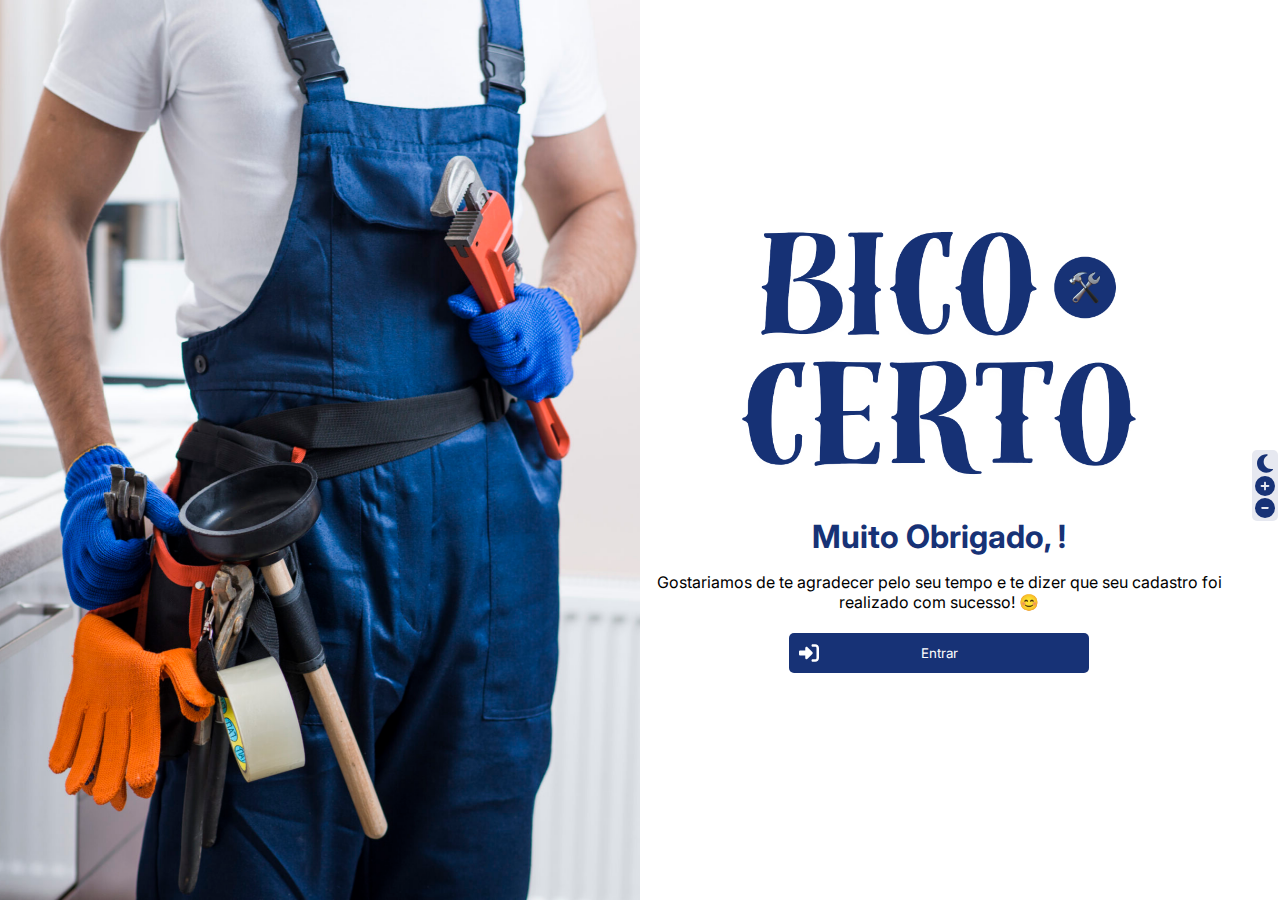
<file: paginas/cadastro-bem-sucedido.html>
<!DOCTYPE html>
<html lang="pt-BR">
<head>
    <meta charset="UTF-8">
    <meta name="viewport" content="width=device-width, initial-scale=1.0">
    <title>Obrigado!</title>
    <link rel="icon" href="../imagens/icones-aba/icone16.ico" sizes="16x16">
    <link rel="icon" href="../imagens/icones-aba/icone24.ico" sizes="24x24">
    <link rel="icon" href="../imagens/icones-aba/icone32.ico" sizes="32x32">
    <link rel="icon" href="../imagens/icones-aba/icone48.ico" sizes="48x48">
    <link rel="stylesheet" href="../css/cadastrado-bem-sucedido.css">
</head>
<body>
    <div class="container">
        <div class="container-esquerdo">
            <img src="../imagens/imagem-cadastro-bem-sucedido.jpg" class="imagem">
        </div>
        <div class="container-direito" id="container-direito">
            <img src="../imagens/logomarca.png" class="logomarca" id="logomarca">
            <img src="../imagens/logomarca-dark-mode.png" class="logomarca-dark-mode" id="logomarca-dark-mode">
            <h1 class="muito-obrigado">Muito Obrigado, !</h1>
            <p class="obrigado" id="obrigado">Gostariamos de te agradecer pelo seu tempo e te dizer que seu cadastro foi realizado com sucesso! 😊</p>
            <form>
                <button formaction="./login.html" class="botao-de-entrar">Entrar</button>
            </form>
        </div>
        <div class="acessibility-buttons">
            <div class="acessibility-panel">
                <img onclick="LightMode()" id="btnLightMode" src="../imagens/white-and-dark-mode/sun-solid.svg" class="botao-white-mode">
                <img onclick="DarkMode()" id="btnDarkMode" src="../imagens/white-and-dark-mode/moon-solid.svg" class="botao-dark-mode">
                <img id="aumentarZoom" onclick="aumentarZoom()" src="../imagens/acessibilidade/circle-plus-solid.svg" class="acessibilidade-mais">
                <img id="abaixarZoom" onclick="abaixarZoom()" src="../imagens/acessibilidade/circle-minus-solid.svg" class="acessibilidade-menos">
                <img id="aumentarZoomDM" onclick="aumentarZoom()" src="../imagens/white-and-dark-mode/circle-plus-solid.svg" class="acessibilidade-mais lm-dm">
                <img id="abaixarZoomDM" onclick="abaixarZoom()" src="../imagens/white-and-dark-mode/circle-minus-solid.svg" class="acessibilidade-menos lm-dm">
            </div>
        </div>
    </div>
    <script src="../script/cadastro-bem-sucedido/acessibilidade.js"></script>
    <script src="../script/cadastro-bem-sucedido/light-and-dark-mode.js"></script>
</body>
</html>
</file>
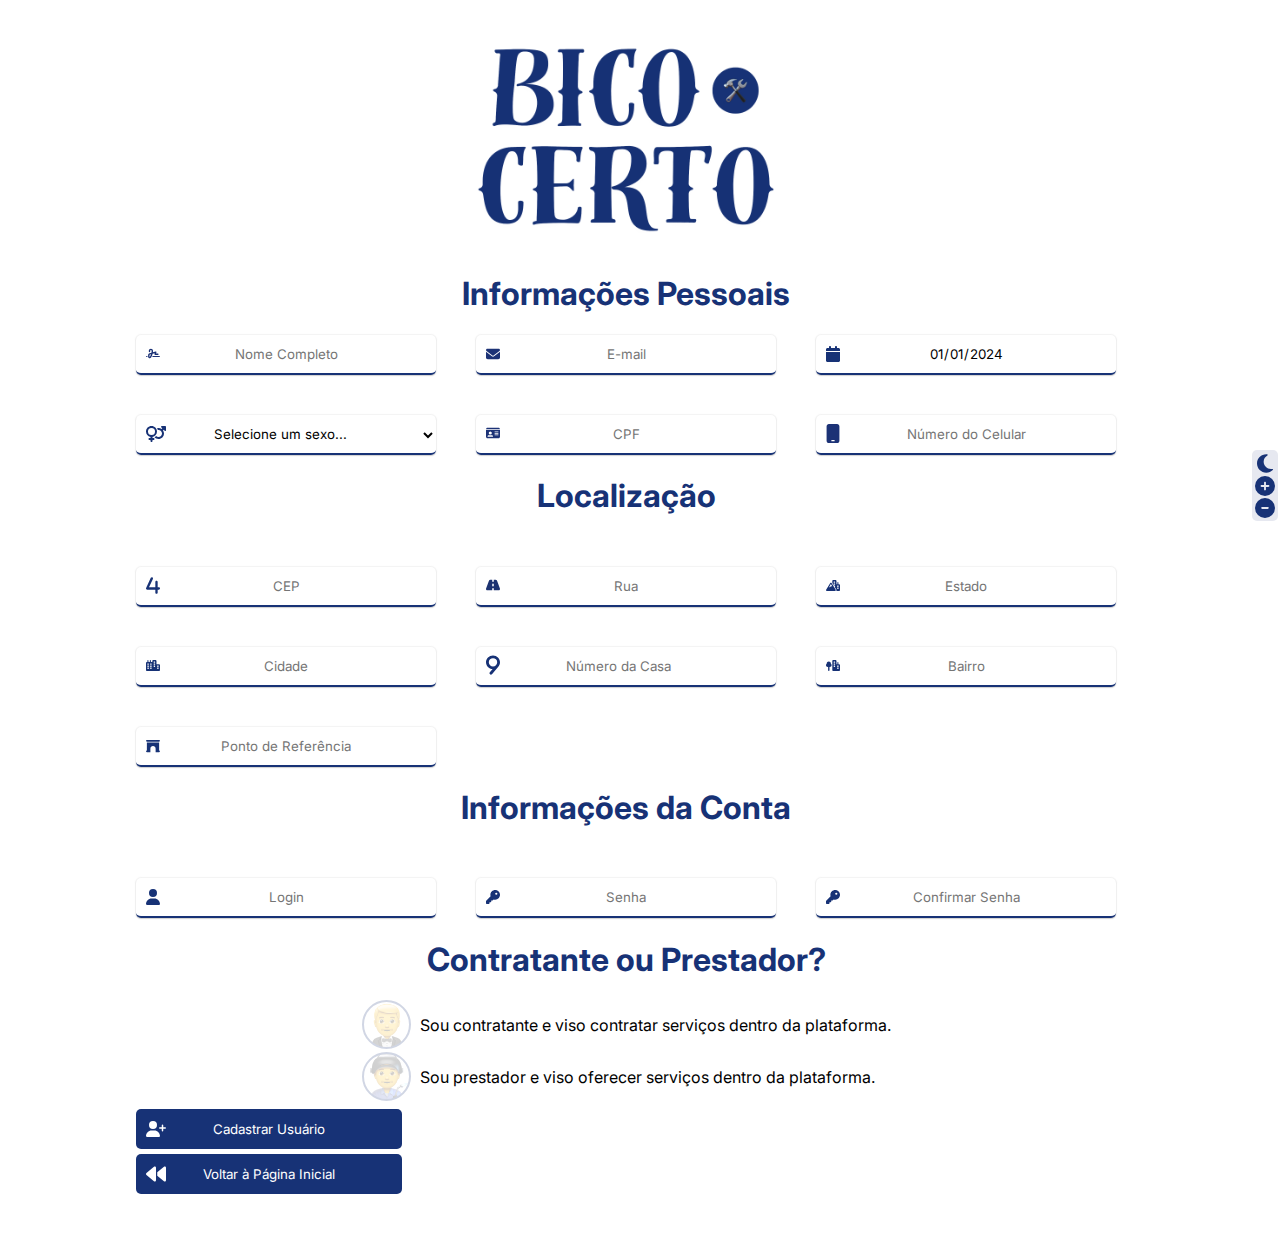
<file: paginas/cadastro.html>
<!DOCTYPE html>
<html lang="pt-BR">
<head>
    <meta charset="UTF-8">
    <meta name="viewport" content="width=device-width, initial-scale=1.0">
    <title>Cadastro</title>
    <link rel="icon" href="../imagens/icones-aba/icone16.ico" sizes="16x16">
    <link rel="icon" href="../imagens/icones-aba/icone24.ico" sizes="24x24">
    <link rel="icon" href="../imagens/icones-aba/icone32.ico" sizes="32x32">
    <link rel="icon" href="../imagens/icones-aba/icone48.ico" sizes="48x48">
    <link rel="stylesheet" href="../css/cadastro.css">
</head>
<body>
    <div class="container">
        <div class="container-esquerdo">
            <img src="../imagens/imagem-cadastro.jpg" class="imagem">
        </div>
        <div class="container-direito" id="container-direito">
            <img src="../imagens/logomarca.png" class="logomarca" id="logomarca">
            <img src="../imagens/logomarca-dark-mode.png" class="logomarca-dark-mode" id="logomarca-dark-mode">
            <form action="../server-side/registration/registration-validation.php" method="post" id="form">
                <h1>Informações Pessoais</h1>
                <div class="coluna1">
                    <div class="campo">
                        <input type="text" class="nome required" placeholder="Nome Completo" id="nome" oninput="nameValidate()">
                        <span class="span-required">Nome deve ter no mínimo 15 caracteres e no máximo 60.</span>
                    </div>
                    <div class="campo">
                        <input type="email" class="email required" placeholder="E-mail" name="e-mail" maxlength="30" id="email" oninput="emailValidate()">
                        <span class="span-required">Digite um e-mail válido.</span>
                    </div>
                    <div class="campo">
                        <input type="date" class="data-de-nascimento required" name="data-de-nascimento" id="data-de-nascimento" value="2024-01-01" oninput="dateValidate(2)">
                        <span class="span-required">Você precisa ter mais de 18 anos.</span>
                    </div>
                    <div class="campo">
                        <select name="sexo" id="sexo" class="sexo required" onchange="sexoValidate()">
                            <option value="" disabled selected>Selecione um sexo...</option>
                            <option value="masculino">Masculino</option>
                            <option value="feminino">Feminino</option>
                        </select>
                        <span class="span-required">Selecione um sexo.</span>
                    </div>
                    <div class="campo">
                        <input type="text" class="cpf required" placeholder="CPF" maxlength="14" id="cpf" oninput="cpfValidate(4)">
                        <span class="span-required">Digite um CPF válido.</span>
                    </div>
                    <div class="campo">
                        <input type="tel" class="celular required" placeholder="Número do Celular" maxlength="19" id="celular" oninput="celValidate()">
                        <span class="span-required">Digite um número de celular válido.</span>
                    </div>
                </div>
                <h1>Localização</h1>
                <div class="coluna2">
                    <div class="campo">
                        <input type="text" class="cep required" placeholder="CEP" maxlength="9" id="cep" onblur="buscaCep(this.value)" oninput="cepValidate()">
                        <span class="span-required">Digite um CEP válido.</span>
                    </div>
                    <div class="campo">
                        <input type="text" class="rua required" placeholder="Rua" maxlength="20" id="rua" oninput="ruaValidate()">
                        <span class="span-required">Digite uma rua.</span>
                    </div>
                    <div class="campo">
                        <input type="text" class="estado required" placeholder="Estado" maxlength="30" id="estado" oninput="estadoValidate()">
                        <span class="span-required">Digite um estado.</span>
                    </div>
                    <div class="campo">
                        <input type="text" class="cidade required" placeholder="Cidade" maxlength="30" id="cidade" oninput="cidadeValidate()">
                        <span class="span-required">Digite uma cidade.</span>
                    </div>
                    <div class="campo">
                        <input type="number" class="numero required" placeholder="Número da Casa" id="numero" oninput="numeroValidate()">
                        <span class="span-required">Digite um número válido.</span>
                    </div>
                    <div class="campo">
                        <input type="text" class="bairro required" placeholder="Bairro" maxlength="30" id="bairro" oninput="bairroValidate()">
                        <span class="span-required">Digite um bairro.</span>
                    </div>
                    <div class="campo">
                        <input type="text" class="ponto-de-referencia" placeholder="Ponto de Referência" maxlength="30" id="ponto-de-referencia">
                    </div>
                </div>
                <h1>Informações da Conta</h1>
                <div class="coluna3">
                    <div class="campo">
                        <input type="text" class="login required" placeholder="Login" maxlength="6" id="login" oninput="loginValidate()">
                        <span class="span-required">Login deve ter exatamente 6 caracteres.</span>
                    </div>
                    <div class="campo">
                        <input type="password" class="senha required" placeholder="Senha" maxlength="8" id="senha" oninput="senhaValidate()">
                        <span class="span-required">Senha deve ter exatamente 8 caracteres.</span>
                    </div>
                    <div class="campo">
                        <input type="password" class="confirmar-senha required" placeholder="Confirmar Senha" maxlength="8" id="confirmar-senha" oninput="confirmarsenhaValidate()">
                        <span class="span-required">As senhas precisam ser iguais.</span>
                    </div>
                </div>
                <h1>Contratante ou Prestador?</h1>
                <div class="coluna4">
                    <div>
                        <div class="contratante">
                            <input type="radio" name="tipo-usuario" id="contratante" class="required" onclick="userRoleValidate()">
                            <label for="contratante" class="sou-contratante">
                                Sou contratante e viso contratar serviços dentro da plataforma.
                            </label>
                        </div>
                        <div class="prestador">
                            <input type="radio" name="tipo-usuario" id="prestador" class="required" onclick="userRoleValidate()">
                            <label for="prestador" class="sou-prestador">
                                Sou prestador e viso oferecer serviços dentro da plataforma.
                            </label>
                        </div>
                    </div>
                </div>
                <span class="span-required">Selecione que tipo de usuário você será dentro da plataforma.</span>
                <div class="coluna5" id="coluna5">
                    <div class="services">
                        <h3>Que tipo de serviço você deseja oferecer na plataforma?</h3>
                        <select name="" id="prestador-opcoes" class="required">
                            <option value="" disabled selected>Por favor, selecione uma espécie de serviço...</option>
                            <optgroup label="Beleza e Bem-estar">
                                <option value="teste">Manicure e pedicure</option>
                                <option value="teste">Cabeleireiro(a) ou barbeiro(a)</option>
                                <option value="teste">Design de sobrancelhas</option>
                                <option value="teste">Maquiador(a)</option>
                                <option value="teste">Massoterapeuta(a)</option>
                                <option value="teste">Esteticista (limpeza de pele, depilação, etc.)</option>
                                <option value="teste">Personal trainer</option>
                                <option value="teste">Instrutor(a) de yoga ou pilates</option>
                            </optgroup>
                            <optgroup label="Cuidados Domésticos">
                                <option value="teste">Jardinagem</option>
                                <option value="teste">Paisagismo</option>
                                <option value="teste">Limpeza residencial ou comercial</option>
                                <option value="teste">Organização de ambientes</option>
                                <option value="teste">Serviços de mudança (empacotamento e transporte leve)</option>
                                <option value="teste">Reparos domésticos (marido/mulher de aluguel)</option>
                            </optgroup>
                            <optgroup label="Culinária e Gastronomia">
                                <option value="teste">Personal chef</option>
                                <option value="teste">Confeiteiro(a)</option>
                                <option value="teste">Produção de marmitas e comidas congeladas</option>
                                <option value="teste">Food truck ou barraquinha de comida em eventos</option>
                                <option value="teste">Aulas de culinária</option>
                            </optgroup>
                            <optgroup label="Educação e Treinamento">
                                <option value="teste">Aulas particulares (reforço escolar, línguas, música, etc.)</option>
                                <option value="teste">Consultoria profissional (marketing, finanças, tecnologia, etc.)</option>
                                <option value="teste">Coach de carreira ou vida</option>
                                <option value="teste">Workshops ou treinamentos em áreas específicas</option>
                            </optgroup>
                            <optgroup label="Cuidados com Animais">
                                <option value="teste">Passeador(a) de cães</option>
                                <option value="teste">Pet sitter (babá de animais)</option>
                                <option value="teste">Banho e tosa de animais</option>
                                <option value="teste">Adestramento de cães</option>
                            </optgroup>
                            <optgroup label="Arte e Criação">
                                <option value="teste">Fotógrafo(a) (casamentos, eventos, retratos)</option>
                                <option value="teste">Artista plástico ou artesão (pintura, escultura, bordado, etc.)</option>
                                <option value="teste">Design gráfico</option>
                                <option value="teste">Escritor(a) freelancer (artigos, blogs, roteiros, etc.)</option>
                                <option value="teste">Edição de fotos ou vídeos</option>
                                <option value="teste">Músico(a) (shows, eventos, gravações)</option>
                            </optgroup>
                            <optgroup label="Transporte e Logística">
                                <option value="teste">Motorista de aplicativo ou transporte privado</option>
                                <option value="teste">Entregador(a) autônomo</option>
                                <option value="teste">Motoboy</option>
                                <option value="teste">Transporte escolar</option>
                            </optgroup>
                            <optgroup label="Tecnologia e Serviços Digitais">
                                <option value="teste">Desenvolvimento de sites</option>
                                <option value="teste">Suporte técnico de informática</option>
                                <option value="teste">Consultoria em redes sociais e marketing digital</option>
                                <option value="teste">Produção de conteúdo (YouTube, podcasts, blogs)</option>
                                <option value="teste">Edição de vídeos e podcasts</option>
                            </optgroup>
                            <optgroup label="Eventos e Festas">
                                <option value="teste">Decoração de festas</option>
                                <option value="teste">Organização de eventos</option>
                                <option value="teste">Buffet para festas</option>
                                <option value="teste">Locação de materiais para eventos</option>
                                <option value="teste">Recreação infantil</option>
                            </optgroup>
                            <optgroup label="Outros Serviços">
                                <option value="teste">Assistência pessoal ou virtual</option>
                                <option value="teste">Costura e ajustes de roupas</option>
                                <option value="teste">Serviços de tradução ou intérprete</option>
                                <option value="teste">Consultoria financeira ou contábil</option>
                                <option value="teste">Reparos em eletrônicos</option>
                                <option value="teste">Outros</option>
                            </optgroup>
                        </select>
                        <span class="span-required">Selecione que tipo de serviço você oferecerá na plataforma.</span>
                    </div>
                </div>
                <button type="submit" class="botao-de-cadastrar-usuario">Cadastrar Usuário</button>
                <a href="../index.html" class="botao-de-voltar-a-pagina-inicial">
                    <span>Voltar à Página Inicial</span>
                </a>
            </form>
        </div>
        <div class="acessibility-buttons">
            <div class="acessibility-panel">
                <img onclick="LightMode()" id="btnLightMode" src="../imagens/white-and-dark-mode/sun-solid.svg" class="botao-white-mode">
                <img onclick="DarkMode()" id="btnDarkMode" src="../imagens/white-and-dark-mode/moon-solid.svg" class="botao-dark-mode">
                <img id="aumentarZoom" onclick="aumentarZoom()" src="../imagens/acessibilidade/circle-plus-solid.svg" class="acessibilidade-mais">
                <img id="abaixarZoom" onclick="abaixarZoom()" src="../imagens/acessibilidade/circle-minus-solid.svg" class="acessibilidade-menos">
                <img id="aumentarZoomDM" onclick="aumentarZoom()" src="../imagens/white-and-dark-mode/circle-plus-solid.svg" class="acessibilidade-mais lm-dm">
                <img id="abaixarZoomDM" onclick="abaixarZoom()" src="../imagens/white-and-dark-mode/circle-minus-solid.svg" class="acessibilidade-menos lm-dm">
            </div>
        </div>
    </div>
    <script src="../script/registro/formatacao-cep.js"></script>
    <script src="../script/registro/formatacao-cpf.js"></script>
    <script src="../script/registro/formatacao-celular.js"></script>
    <script src="../script/registro/formatacao-telefone-fixo.js"></script>
    <script src="../script/registro/validacao-campos-cadastro.js"></script>
    <script src="../script/registro/acessibilidade.js"></script>
    <script src="../script/registro/light-and-dark-mode.js"></script>
    <script src="../script/registro/contratante-prestador.js"></script>
</body>
</html>
</file>
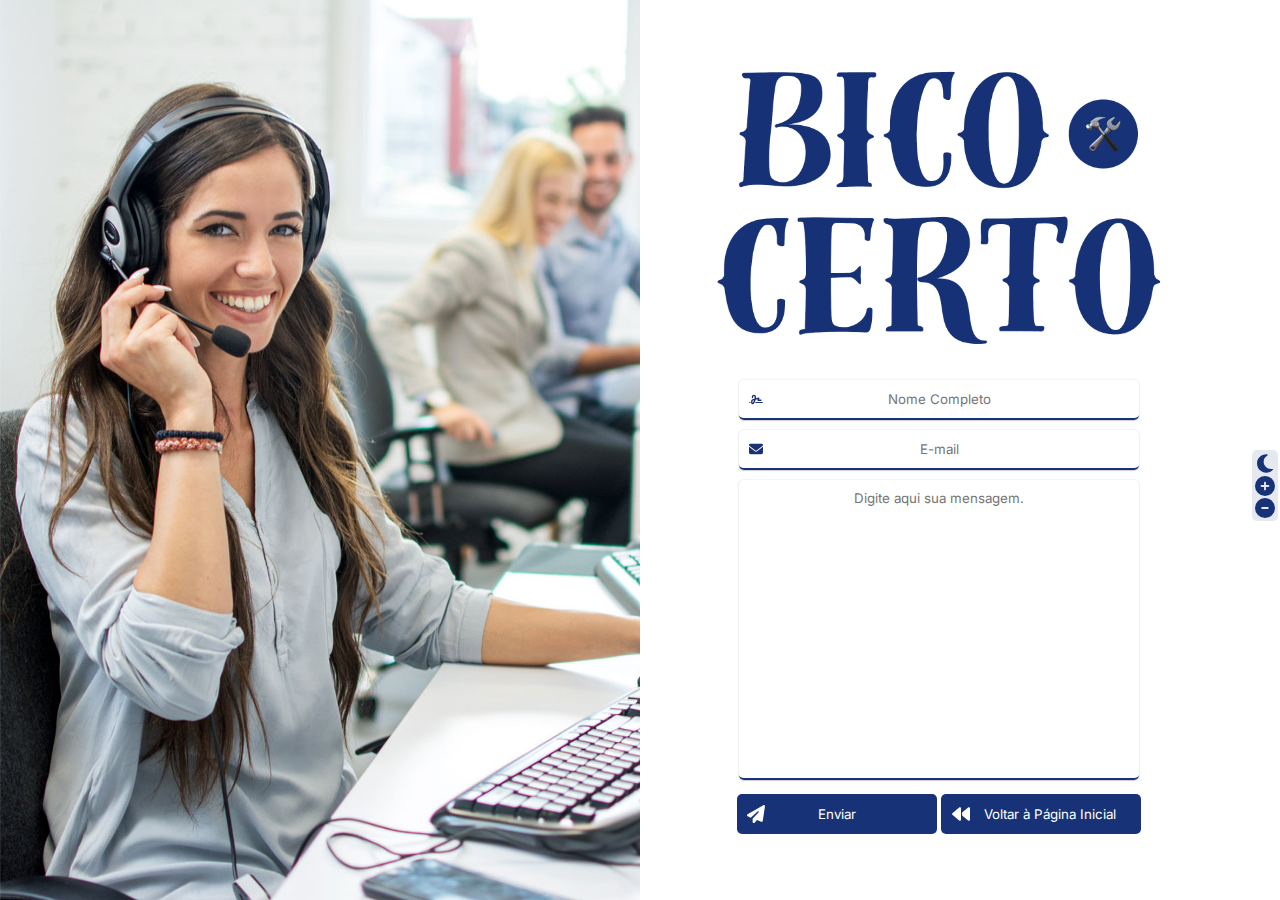
<file: paginas/contato.html>
<!DOCTYPE html>
<html lang="pt-BR">
<head>
    <meta charset="UTF-8">
    <meta name="viewport" content="width=device-width, initial-scale=1.0">
    <title>Contato</title>
    <link rel="icon" href="../imagens/icones-aba/icone16.ico" sizes="16x16">
    <link rel="icon" href="../imagens/icones-aba/icone24.ico" sizes="24x24">
    <link rel="icon" href="../imagens/icones-aba/icone32.ico" sizes="32x32">
    <link rel="icon" href="../imagens/icones-aba/icone48.ico" sizes="48x48">
    <link rel="stylesheet" href="../css/contato.css">
</head>
<body>
    <div class="container">
        <div class="container-esquerdo">
            <img src="../imagens/imagem-contato.jpg" class="imagem">
        </div>
        <div class="container-direito" id="container-direito">
            <img src="../imagens/logomarca.png" class="logomarca" id="logomarca">
            <img src="../imagens/logomarca-dark-mode.png" class="logomarca-dark-mode" id="logomarca-dark-mode">
            <form action="https://api.web3forms.com/submit" method="POST" id="form">
                <div class="campo">
                    <input id="nome" type="text" class="nome required" name="nome" placeholder="Nome Completo" oninput="nameValidate()">
                    <span class="span-required">Digite um nome.</span>
                </div>
                <div class="campo">
                    <input id="email" type="email" class="email required" name="e-mail" placeholder="E-mail" oninput="emailValidate()">
                    <span class="span-required">Digite um E-mail válido.</span>
                </div>
                <div class="campo">
                    <textarea class="mensagem required" id="mensagem" name="mensagem" placeholder="Digite aqui sua mensagem." maxlength="500" oninput="mensagemValidate()"></textarea>
                    <span class="span-required">Digite uma mensagem.</span>
                </div>
                <div class="campo">
                    <button type="submit" class="botao-de-enviar">
                        Enviar
                    </button>
                    <a href="../index.html" class="botao-de-voltar-a-pagina-inicial">
                        <span>Voltar à Página Inicial</span>
                    </a>
                </div>
                <input type="hidden" name="access_key" value="950898ff-e46e-4efa-ba77-aab1a3835e0f">
                <input type="hidden" name="redirect" value="http://127.0.0.1:5500/paginas/obrigado.html?">
            </form>
        </div>
        <div class="acessibility-buttons">
            <div class="acessibility-panel">
                <img onclick="LightMode()" id="btnLightMode" src="../imagens/white-and-dark-mode/sun-solid.svg" class="botao-white-mode">
                <img onclick="DarkMode()" id="btnDarkMode" src="../imagens/white-and-dark-mode/moon-solid.svg" class="botao-dark-mode">
                <img id="aumentarZoom" onclick="aumentarZoom()" src="../imagens/acessibilidade/circle-plus-solid.svg" class="acessibilidade-mais">
                <img id="abaixarZoom" onclick="abaixarZoom()" src="../imagens/acessibilidade/circle-minus-solid.svg" class="acessibilidade-menos">
                <img id="aumentarZoomDM" onclick="aumentarZoom()" src="../imagens/white-and-dark-mode/circle-plus-solid.svg" class="acessibilidade-mais lm-dm">
                <img id="abaixarZoomDM" onclick="abaixarZoom()" src="../imagens/white-and-dark-mode/circle-minus-solid.svg" class="acessibilidade-menos lm-dm">
            </div>
        </div>
    </div>
    <script src="../script/contato/validacao-campos-contato.js"></script>
    <script src="../script/contato/acessibilidade.js"></script>
    <script src="../script/contato/light-and-dark-mode.js"></script>
</body>
</html>
</file>
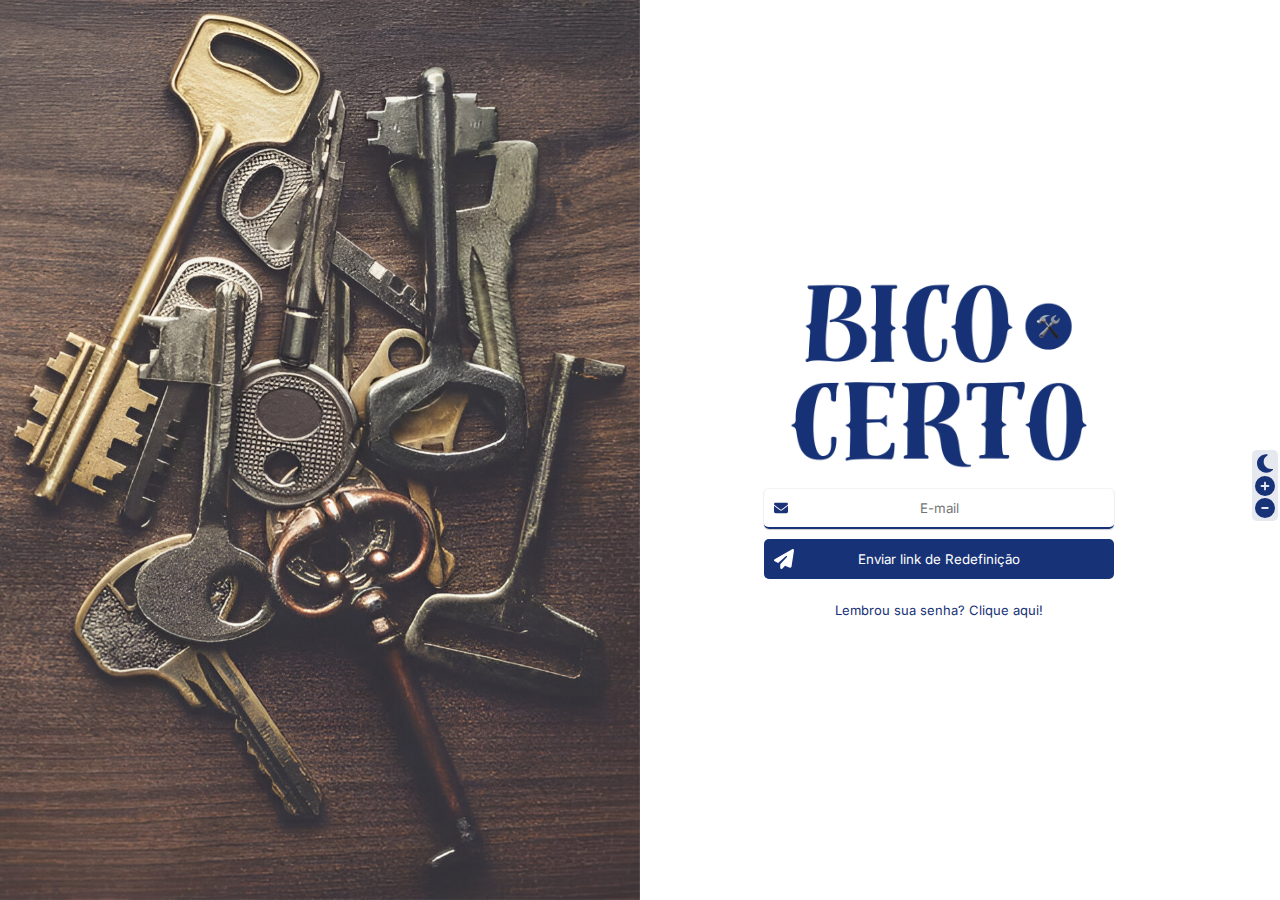
<file: paginas/esqueci-minha-senha.html>
<!DOCTYPE html>
<html lang="pt-BR">
<head>
    <meta charset="UTF-8">
    <meta name="viewport" content="width=device-width, initial-scale=1.0">
    <title>Esqueci minha senha</title>
    <link rel="icon" href="../imagens/icones-aba/icone16.ico" sizes="16x16">
    <link rel="icon" href="../imagens/icones-aba/icone24.ico" sizes="24x24">
    <link rel="icon" href="../imagens/icones-aba/icone32.ico" sizes="32x32">
    <link rel="icon" href="../imagens/icones-aba/icone48.ico" sizes="48x48">
    <link rel="stylesheet" href="../css/esqueci-minha-senha.css">
</head>
<body>
    <div class="container">
        <div class="container-esquerdo">
            <img src="../imagens/imagem-esqueci-minha-senha.jpg" class="imagem">
        </div>
        <div class="container-direito" id="container-direito">
            <img src="../imagens/logomarca.png" class="logomarca" id="logomarca">
            <img src="../imagens/logomarca-dark-mode.png" class="logomarca-dark-mode" id="logomarca-dark-mode">
            <form method="post" id="form" action="#">
                <input id="email" type="email" name="email" placeholder="E-mail" class="email required" oninput="emailValidate()">
                <span class="span-required">Digite um e-mail válido.</span>
                <span class="span-required">Digite um e-mail.</span>
                <button type="submit" class="botao-enviar-link">Enviar link de Redefinição</button>
                <a href="../paginas/login.html" class="lembrou-sua-senha">Lembrou sua senha? Clique aqui!</a>
            </form>
        </div>
        <div class="acessibility-buttons">
            <div class="acessibility-panel">
                <img onclick="LightMode()" id="btnLightMode" src="../imagens/white-and-dark-mode/sun-solid.svg" class="botao-white-mode">
                <img onclick="DarkMode()" id="btnDarkMode" src="../imagens/white-and-dark-mode/moon-solid.svg" class="botao-dark-mode">
                <img id="aumentarZoom" onclick="aumentarZoom()" src="../imagens/acessibilidade/circle-plus-solid.svg" class="acessibilidade-mais">
                <img id="abaixarZoom" onclick="abaixarZoom()" src="../imagens/acessibilidade/circle-minus-solid.svg" class="acessibilidade-menos">
                <img id="aumentarZoomDM" onclick="aumentarZoom()" src="../imagens/white-and-dark-mode/circle-plus-solid.svg" class="acessibilidade-mais lm-dm">
                <img id="abaixarZoomDM" onclick="abaixarZoom()" src="../imagens/white-and-dark-mode/circle-minus-solid.svg" class="acessibilidade-menos lm-dm">
            </div>
        </div>
    </div>
    <script src="../script/esqueci-minha-senha/validacao-campos-esqueci-minha-senha.js"></script>
    <script src="../script/esqueci-minha-senha/acessibilidade.js"></script>
    <script src="../script/esqueci-minha-senha/light-and-dark-mode.js"></script>
</body>
</html>
</file>
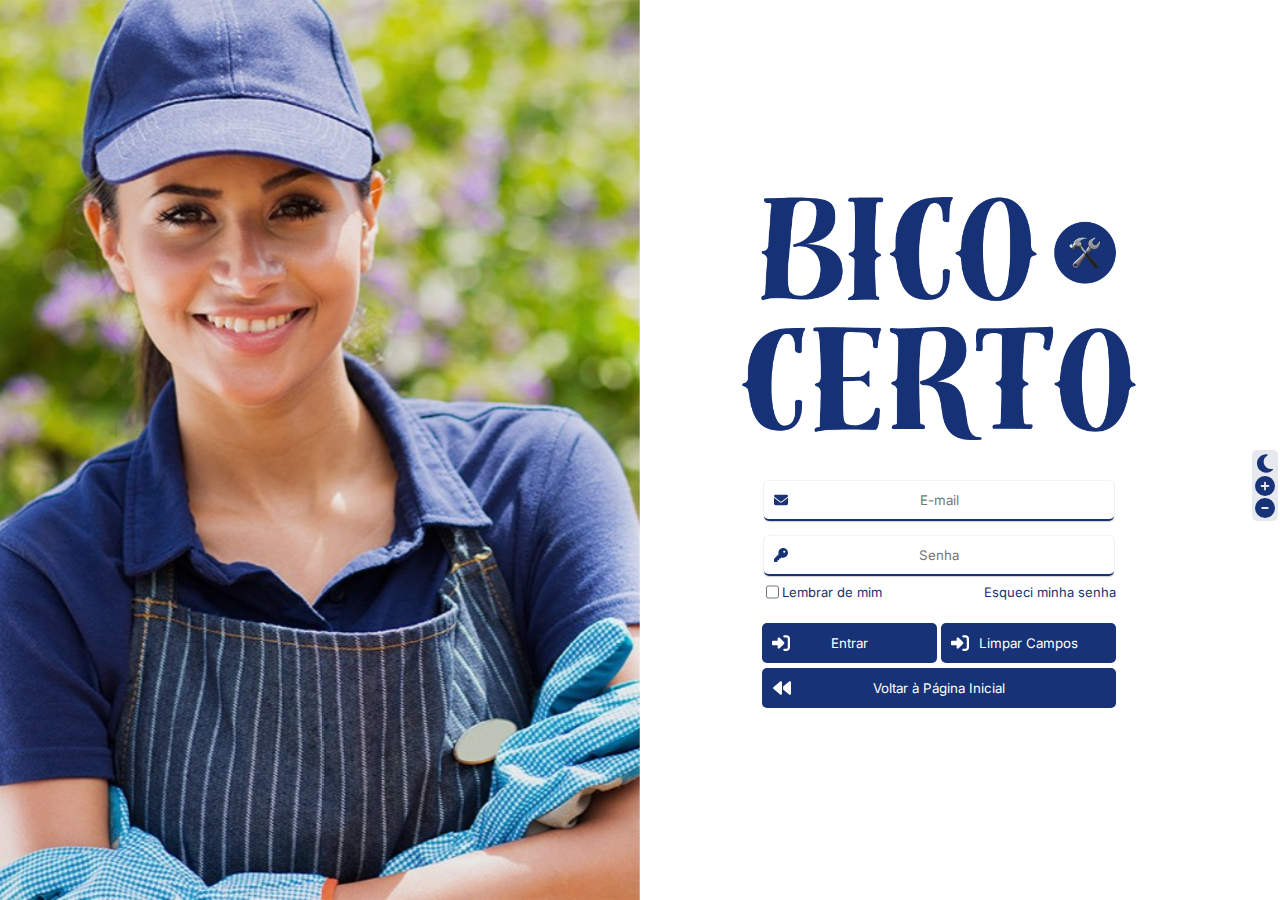
<file: paginas/login.html>
<!DOCTYPE html>
<html lang="pt-BR">
<head>
    <meta charset="UTF-8">
    <meta name="viewport" content="width=device-width, initial-scale=1.0">
    <title>Login</title>
    <link rel="icon" href="../imagens/icones-aba/icone16.ico" sizes="16x16">
    <link rel="icon" href="../imagens/icones-aba/icone24.ico" sizes="24x24">
    <link rel="icon" href="../imagens/icones-aba/icone32.ico" sizes="32x32">
    <link rel="icon" href="../imagens/icones-aba/icone48.ico" sizes="48x48">
    <link rel="stylesheet" href="../css/login.css">
</head>
<body>
    <div class="container">
        <div class="container-esquerdo">
            <img src="../imagens/imagem-login.jpg" class="imagem">
        </div>
        <div class="container-direito" id="container-direito">
            <img src="../imagens/logomarca.png" class="logomarca" id="logomarca">
            <img src="../imagens/logomarca-dark-mode.png" class="logomarca-dark-mode" id="logomarca-dark-mode">
            <form action="../server-side/login/login-validation.php" method="post" id="form">
                <div class="campo">
                    <input id="email" type="email" class="email required" placeholder="E-mail" oninput="emailValidate()">
                    <span class="span-required">Digite um e-mail válido.</span>
                    <span class="span-required">Digite um e-mail.</span>
                </div>
                <div class="campo">
                    <input id="password" type="password" class="senha required" placeholder="Senha" oninput="senhaValidate()">
                    <span class="span-required">Digite uma senha válida.</span>
                    <span class="span-required">E-mail ou senha estão incorretos.</span>
                </div>
                <div class="lembrar-esqueci">
                    <div class="checkbox">
                        <input type="checkbox" id="lembrar-de-mim">
                        <label for="lembrar-de-mim">Lembrar de mim</label>
                    </div>
                    <div class="esqueci">
                        <a class="esqueci-minha-senha" href="./esqueci-minha-senha.html">Esqueci minha senha</a>
                    </div>
                </div>
                <div class="botoes">
                    <button class="botao-de-entrar">
                        Entrar
                    </button>
                    <button type="reset" class="botao-de-limpar-campos">Limpar Campos</button>
                    <a href="../index.html" class="homepage">
                        <span>Voltar à Página Inicial</span>
                    </a>
                </div>
            </form>
        </div>
        <div class="acessibility-buttons">
            <div class="acessibility-panel">
                <img onclick="LightMode()" id="btnLightMode" src="../imagens/white-and-dark-mode/sun-solid.svg" class="botao-white-mode">
                <img onclick="DarkMode()" id="btnDarkMode" src="../imagens/white-and-dark-mode/moon-solid.svg" class="botao-dark-mode">
                <img id="aumentarZoom" onclick="aumentarZoom()" src="../imagens/acessibilidade/circle-plus-solid.svg" class="acessibilidade-mais">
                <img id="abaixarZoom" onclick="abaixarZoom()" src="../imagens/acessibilidade/circle-minus-solid.svg" class="acessibilidade-menos">
                <img id="aumentarZoomDM" onclick="aumentarZoom()" src="../imagens/white-and-dark-mode/circle-plus-solid.svg" class="acessibilidade-mais lm-dm">
            <img id="abaixarZoomDM" onclick="abaixarZoom()" src="../imagens/white-and-dark-mode/circle-minus-solid.svg" class="acessibilidade-menos lm-dm">
            </div>
        </div>
    </div>
    <script src="../script/login/validacao-login.js"></script>
    <script src="../script/login/acessibilidade.js"></script>
    <script src="../script/login/light-and-dark-mode.js"></script>
</body>
</html>
</file>
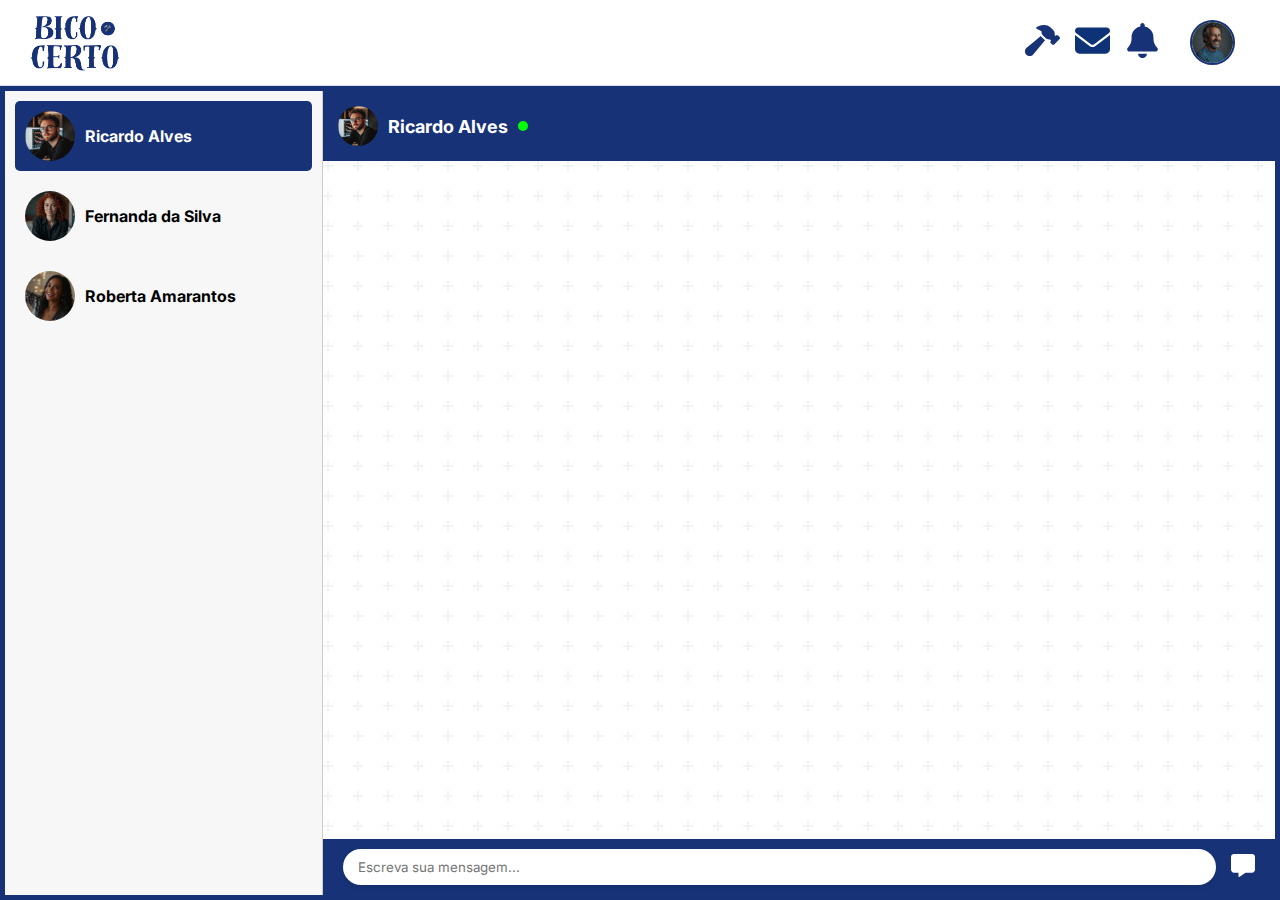
<file: paginas/mensagem.html>
<!DOCTYPE html>
<html lang="pt-BR">
<head>
    <meta charset="UTF-8">
    <meta name="viewport" content="width=device-width, initial-scale=1.0">
    <title>Chat</title>
    <link rel="icon" href="../imagens/icones-aba/icone16.ico" sizes="16x16">
    <link rel="icon" href="../imagens/icones-aba/icone24.ico" sizes="24x24">
    <link rel="icon" href="../imagens/icones-aba/icone32.ico" sizes="32x32">
    <link rel="icon" href="../imagens/icones-aba/icone48.ico" sizes="48x48">
    <link rel="stylesheet" href="../css/mensagem.css">
</head>
<body>
    <div class="container">
        <!-- Top Bar -->
        <header class="top-bar">
            <div class="icone">
                <a href="./homepage.html">
                    <img src="../imagens/logomarca.png" class="logomarca">
                </a>
            </div>
            <div class="menu">
                <div class="logo">
                    <span><a href="./servicos.html">
                    <img src="../imagens/perfil/servicos.svg"></a></span>
                </div>
                <div class="logo">
                    <span><a href="./mensagem.html">
                    <img src="../imagens/perfil/envelope.svg"></a></span>
                </div>
                <div class="logo">
                    <span><a href="./notifications.html">
                    <img src="../imagens/perfil/notificação.svg"></a></span>
                </div>
                <div class="user-name logo">
                    <p id="username"></p>
                </div>
                <!-- Ícone de perfil com menu de opções -->
                <div class="logo" onclick="toggleProfileMenu()">
                    <img src="../imagens/servicos/perfil_6.jpg">
                </div>
            </div>
        </header>
        <div class="profile-menu" id="profileMenu">
            <ul>
                <li><a href="./perfil.html">Meu Perfil</a></li>
                <li><a href="./profile-edit.html">Editar Perfil</a></li>
                <li><a href="./login.html" id="logout">Sair</a></li>
            </ul>
        </div>
        <div class="chat-container">
            <div class="sidebar">
                <div class="contact active" data-contact="Ricardo Alves">
                    <img src="../imagens/servicos/perfil_5.jpeg">
                    <div class="contact-info">
                        <span class="contact-name">Ricardo Alves</span>
                    </div>
                </div>
                <div class="contact" data-contact="Fernanda da Silva">
                    <img src="../imagens/servicos/perfil_13.jpg">
                    <div class="contact-info">
                        <span class="contact-name">Fernanda da Silva</span>
                    </div>
                </div>
                <div class="contact" data-contact="Roberta Amarantos">
                    <img src="../imagens/servicos/perfil_8.jpg">
                    <div class="contact-info">
                        <span class="contact-name">Roberta Amarantos</span>
                    </div>
                </div>
            </div>

            <!-- Área de mensagens -->
            <div class="chat-box">
                <div class="chat-header">
                    <img src="../imagens/servicos/perfil_5.jpeg">
                    <div class="header-info">
                        <span class="contact-name">Ricardo Alves</span>
                        <span class="status"></span>
                    </div>
                </div>
                <div class="messages"></div>
                <div class="chat-input">
                    <input type="text" placeholder="Escreva sua mensagem...">
                    <button>
                        <img src="../imagens/perfil/message-solid.svg">
                    </button>
                </div>
            </div>
        </div>
    </div>
    <script src="../script/perfil/perfil.js"></script>
    <script src="../script/perfil/status do perfil.js"></script>
    <script src="../script/mensagem/mens.js"></script>
    <script src="../script/mensagem/mensagem.js"></script>
    <script src="../script/user-login.js"></script>
    <script src="../script/user-logout.js"></script>
</body>
</html>
</file>
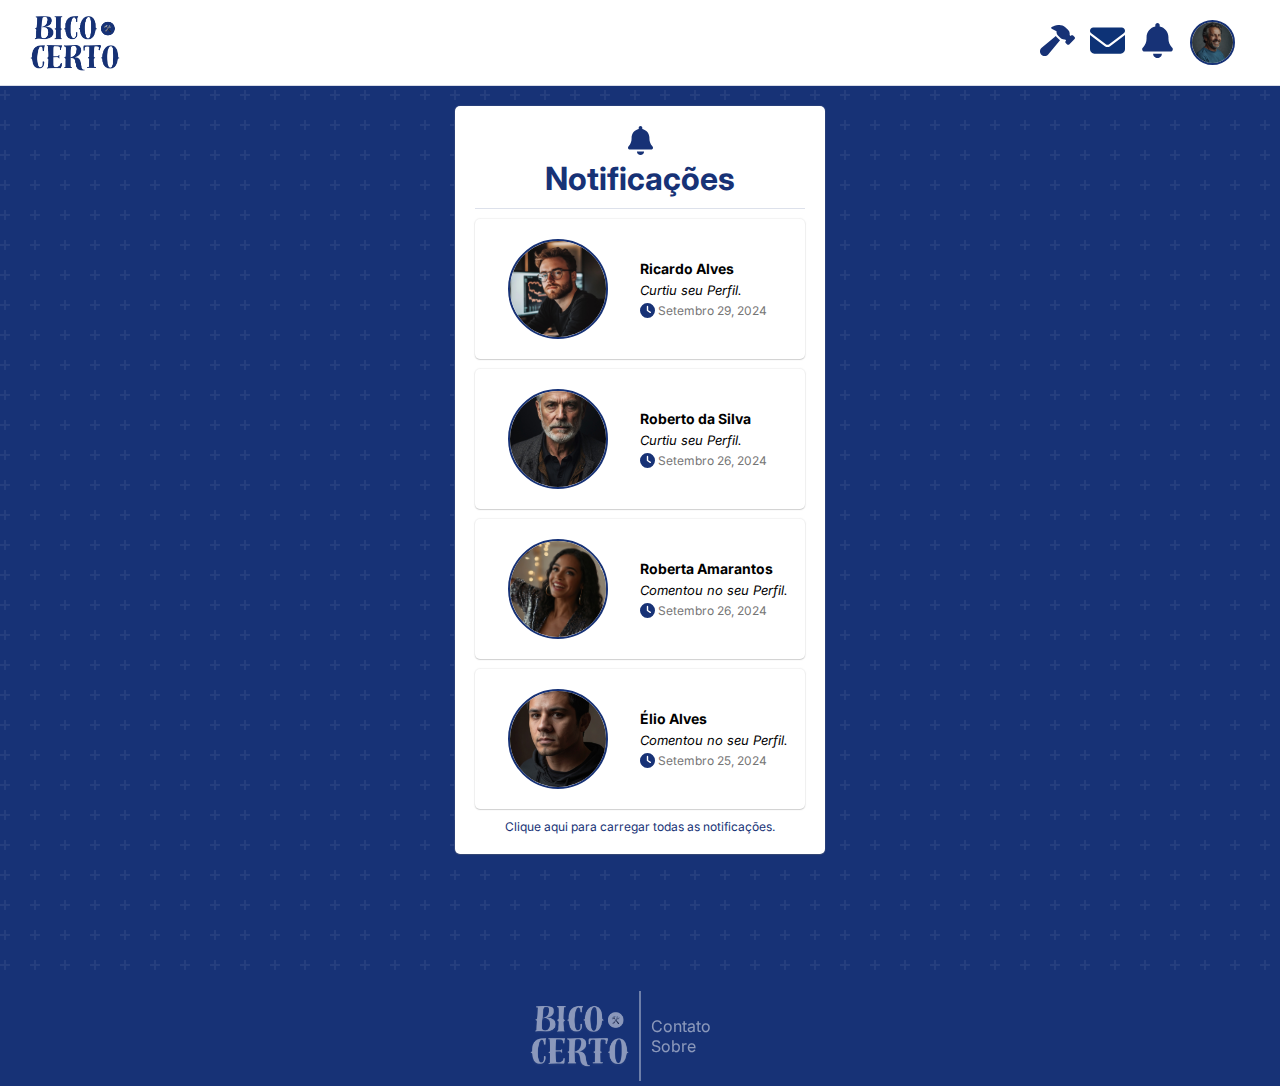
<file: paginas/notifications.html>
<!DOCTYPE html>
<html lang="pt-BR">
<head>
    <meta charset="UTF-8">
    <meta name="viewport" content="width=device-width, initial-scale=1.0">
    <title>Notificações</title>
    <link rel="stylesheet" href="../css/notifications.css">
    <link rel="icon" href="../imagens/icones-aba/icone16.ico" sizes="16x16">
    <link rel="icon" href="../imagens/icones-aba/icone24.ico" sizes="24x24">
    <link rel="icon" href="../imagens/icones-aba/icone32.ico" sizes="32x32">
    <link rel="icon" href="../imagens/icones-aba/icone48.ico" sizes="48x48">
</head>
<body>
    <!-- Top Bar -->
    <header class="top-bar">
        <div class="icone">
            <a href="./homepage.html">
                <img src="../imagens/logomarca.png" class="logomarca">
            </a>
        </div>
        <div class="menu">
            <div class="logo">
                <span><a href="./servicos.html">
                <img src="../imagens/perfil/servicos.svg"></a></span>
            </div>
            <div class="logo">
                <span><a href="./mensagem.html">
                <img src="../imagens/perfil/envelope.svg"></a></span>
            </div>
            <div class="logo">
                <span><a href="./notifications.html">
                <img src="../imagens/perfil/notificação.svg"></a></span>
            </div>
            <!-- Ícone de perfil com menu de opções -->
            <div class="logo" onclick="toggleProfileMenu()">
                <img src="../imagens/servicos/perfil_6.jpg">
            </div>
        </div>
    </header>
    <!-- Profile Menu -->
    <div class="profile-menu" id="profileMenu">
        <ul>
            <li><a href="./perfil.html">Meu Perfil</a></li>
            <li><a href="./profile-edit.html">Editar Perfil</a></li>
            <li><a href="./login.html">Sair</a></li>
        </ul>
    </div>
    <!-- Main Content -->
    <main id="main">
        <div class="notifications">
            <div class="title">
                <img src="../imagens/perfil/notificação.svg" class="title-bell">
                <h1>Notificações</h1>
            </div>
            <div class="notification">
                <div class="profile-photo">
                    <img src="../imagens/servicos/perfil_5.jpeg">
                </div>
                <div class="informations">
                    <p class="name">Ricardo Alves</p>
                    <p class="action">Curtiu seu Perfil.</p>
                    <p class="date">
                        <img src="../imagens/perfil/clock-blue.svg" class="date-clock-blue">
                        <img src="../imagens/perfil/clock-white.svg" class="date-clock-white">
                        Setembro 29, 2024
                    </p>
                </div>
            </div>
            <div class="notification">
                <div class="profile-photo">
                    <img src="../imagens/servicos/perfil_14.jpg">
                </div>
                <div class="informations">
                    <p class="name">Roberto da Silva</p>
                    <p class="action">Curtiu seu Perfil.</p>
                    <p class="date">
                        <img src="../imagens/perfil/clock-blue.svg" class="date-clock-blue">
                        <img src="../imagens/perfil/clock-white.svg" class="date-clock-white">
                        Setembro 26, 2024
                    </p>
                </div>
            </div>
            <div class="notification">
                <div class="profile-photo">
                    <img src="../imagens/servicos/perfil_8.jpg">
                </div>
                <div class="informations">
                    <p class="name">Roberta Amarantos</p>
                    <p class="action">Comentou no seu Perfil.</p>
                    <p class="date">
                        <img src="../imagens/perfil/clock-blue.svg" class="date-clock-blue">
                        <img src="../imagens/perfil/clock-white.svg" class="date-clock-white">
                        Setembro 26, 2024
                    </p>
                </div>
            </div>
            <div class="notification">
                <div class="profile-photo">
                    <img src="../imagens/servicos/perfil_9.jpg">
                </div>
                <div class="informations">
                    <p class="name">Élio Alves</p>
                    <p class="action">Comentou no seu Perfil.</p>
                    <p class="date">
                        <img src="../imagens/perfil/clock-blue.svg" class="date-clock-blue">
                        <img src="../imagens/perfil/clock-white.svg" class="date-clock-white">
                        Setembro 25, 2024
                    </p>
                </div>
            </div>
            <p class="load-all-notifications" onclick="loadAllNotifications()">Clique aqui para carregar todas as notificações.</p>
            <div class="more-notifications">
                <div class="notification">
                    <div class="profile-photo">
                        <img src="../imagens/servicos/perfil_20.jpg">
                    </div>
                    <div class="informations">
                        <p class="name">Rafaela Andrade</p>
                        <p class="action">Comentou no seu Perfil.</p>
                        <p class="date">
                            <img src="../imagens/perfil/clock-blue.svg" class="date-clock-blue">
                            <img src="../imagens/perfil/clock-white.svg" class="date-clock-white">
                            Setembro 10, 2024
                        </p>
                    </div>
                </div>
                <div class="notification">
                    <div class="profile-photo">
                        <img src="../imagens/servicos/perfil_14.jpg">
                    </div>
                    <div class="informations">
                        <p class="name">Roberto da Silva</p>
                        <p class="action">Curtiu seu Perfil.</p>
                        <p class="date">
                            <img src="../imagens/perfil/clock-blue.svg" class="date-clock-blue">
                            <img src="../imagens/perfil/clock-white.svg" class="date-clock-white">
                            Setembro 26, 2024
                        </p>
                    </div>
                </div>
            </div>
        </div>
    </main>
    <!-- Footer-->
    <footer>
        <div class="footer-image">
            <img src="../imagens/logomarca-dark-mode.png">
        </div>
        <div class="vertical-row"></div>
        <div class="footer-list">
            <ul>
                <li class="footer-list-option"><a href="./contato.html" target="_blank">Contato</a></li>
                <li class="footer-list-option"><a href="./sobrenos.html" target="_blank">Sobre</a></li>
            </ul>
        </div>
    </footer>
    <script src="../script/perfil/perfil.js"></script>
    <script src="../script/notifications/more-notification.js"></script>
</body>
</html>
</file>
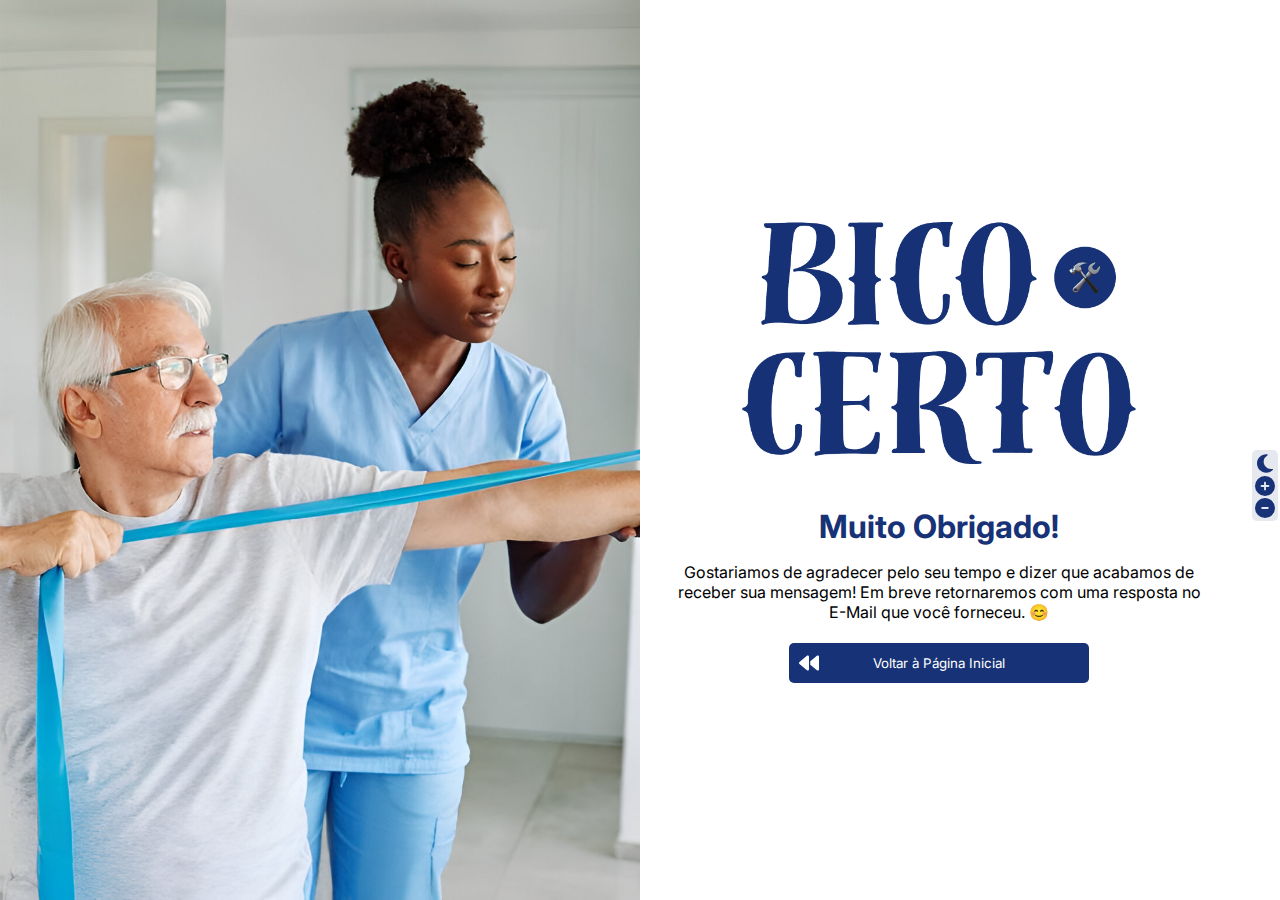
<file: paginas/obrigado.html>
<!DOCTYPE html>
<html lang="pt-BR">
<head>
    <meta charset="UTF-8">
    <meta name="viewport" content="width=device-width, initial-scale=1.0">
    <title>Obrigado!</title>
    <link rel="icon" href="../imagens/icones-aba/icone16.ico" sizes="16x16">
    <link rel="icon" href="../imagens/icones-aba/icone24.ico" sizes="24x24">
    <link rel="icon" href="../imagens/icones-aba/icone32.ico" sizes="32x32">
    <link rel="icon" href="../imagens/icones-aba/icone48.ico" sizes="48x48">
    <link rel="stylesheet" href="../css/obrigado.css">
</head>
<body>
    <div class="container">
        <div class="container-esquerdo">
            <img src="../imagens/imagem-obrigado.jpg" class="imagem">
        </div>
        <div class="container-direito" id="container-direito">
            <img src="../imagens/logomarca.png" class="logomarca" id="logomarca">
            <img src="../imagens/logomarca-dark-mode.png" class="logomarca-dark-mode" id="logomarca-dark-mode">
            <h1 class="muito-obrigado">
                Muito Obrigado!
            </h1>
            <p class="obrigado" id="obrigado">
                Gostariamos de agradecer pelo seu tempo e dizer que acabamos de receber sua mensagem! Em breve retornaremos com uma resposta no E-Mail que você forneceu. 😊
            </p>
            <form>
                <button formaction="../index.html" class="botao-de-voltar-a-pagina-inicial">
                    Voltar à Página Inicial
                </button>
            </form>
        </div>
        <div class="acessibility-buttons">
            <div class="acessibility-panel">
            <img onclick="LightMode()" id="btnLightMode" src="../imagens/white-and-dark-mode/sun-solid.svg" class="botao-white-mode">
            <img onclick="DarkMode()" id="btnDarkMode" src="../imagens/white-and-dark-mode/moon-solid.svg" class="botao-dark-mode">
            <img id="aumentarZoom" onclick="aumentarZoom()" src="../imagens/acessibilidade/circle-plus-solid.svg" class="acessibilidade-mais">
            <img id="abaixarZoom" onclick="abaixarZoom()" src="../imagens/acessibilidade/circle-minus-solid.svg" class="acessibilidade-menos">
            <img id="aumentarZoomDM" onclick="aumentarZoom()" src="../imagens/white-and-dark-mode/circle-plus-solid.svg" class="acessibilidade-mais lm-dm">
            <img id="abaixarZoomDM" onclick="abaixarZoom()" src="../imagens/white-and-dark-mode/circle-minus-solid.svg" class="acessibilidade-menos lm-dm">
            </div>
        </div>
    </div>
    <script src="../script/obrigado/acessibilidade.js"></script>
    <script src="../script/obrigado/light-and-dark-mode.js"></script>
</body>
</html>
</file>
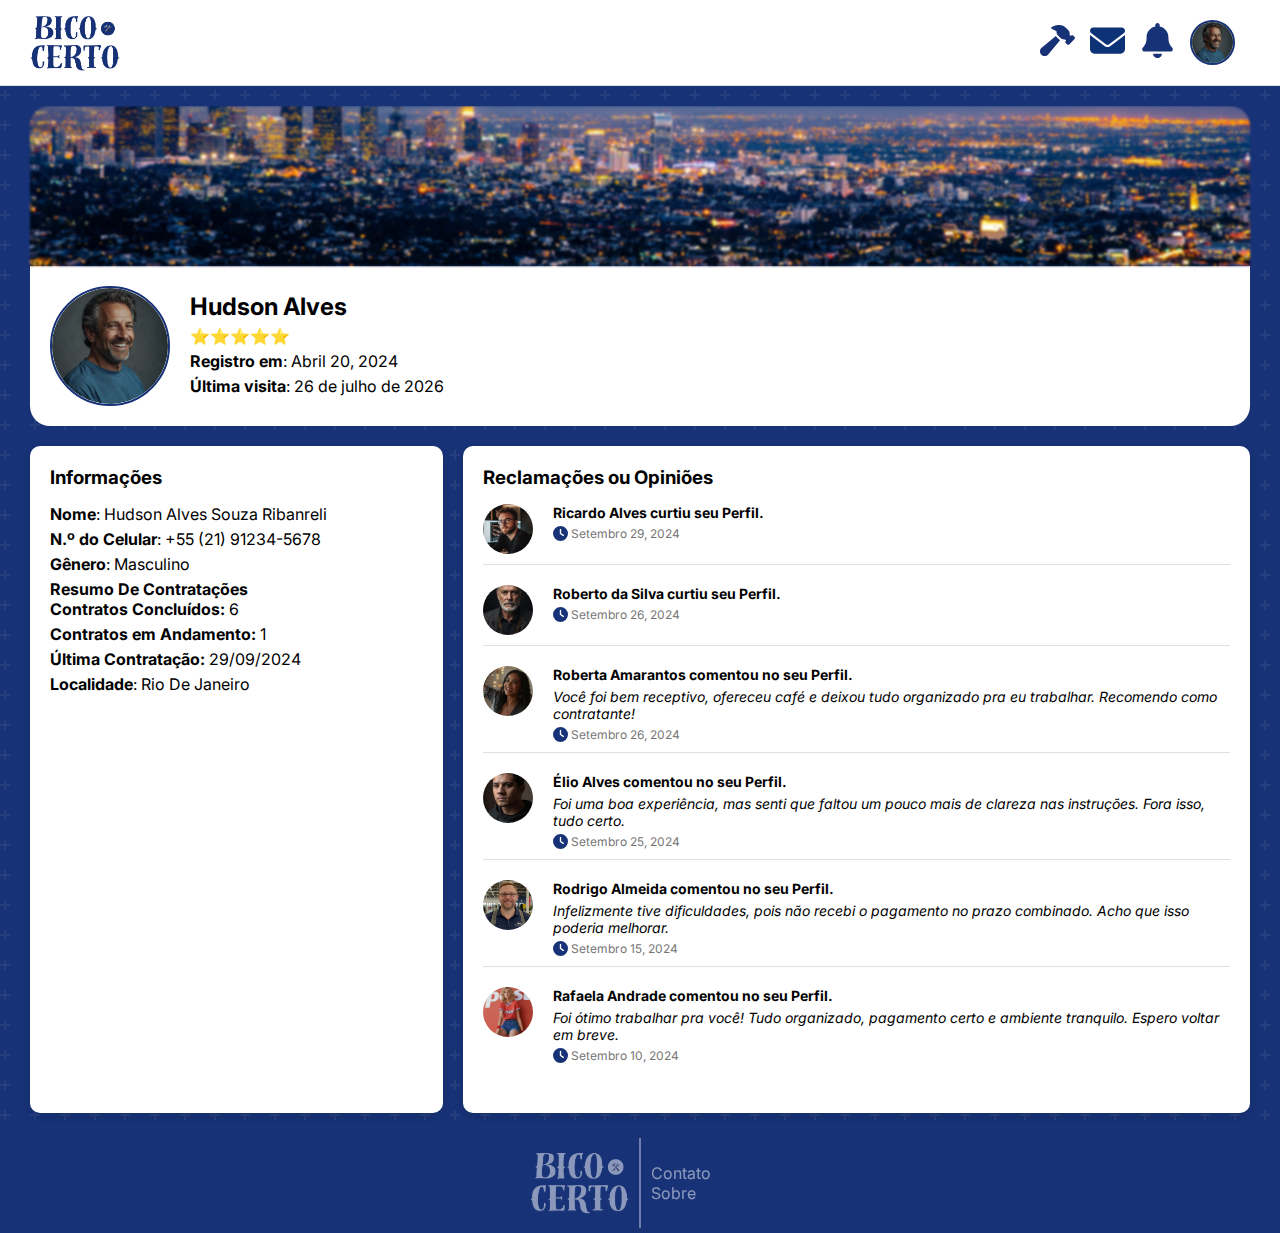
<file: paginas/perfil contratante.html>
<!DOCTYPE html>
<html lang="pt-BR">
<head>
  <meta charset="UTF-8">
  <meta name="viewport" content="width=device-width, initial-scale=1.0">
  <title>Perfil</title>

  <!-- Favicon -->
  <link rel="icon" href="../imagens/icones-aba/icone16.ico" sizes="16x16">
  <link rel="icon" href="../imagens/icones-aba/icone24.ico" sizes="24x24">
  <link rel="icon" href="../imagens/icones-aba/icone32.ico" sizes="32x32">
  <link rel="icon" href="../imagens/icones-aba/icone48.ico" sizes="48x48">

  <!-- CSS -->
  <link rel="stylesheet" href="../css/perfil contratante.css">
  <link rel="stylesheet" href="https://cdnjs.cloudflare.com/ajax/libs/font-awesome/6.0.0-beta3/css/all.min.css">
</head>
<body>
  <div class="container">
    <!-- Top Bar -->
    <header class="top-bar">
      <div class="icone">
        <a href="./homepage.html">
          <img src="../imagens/logomarca.png" class="logomarca" alt="Logomarca">
        </a>
      </div>
      <div class="menu">
        <div class="logo">
          <a href="./servicos.html">
            <img src="../imagens/perfil/servicos.svg" alt="Serviços">
          </a>
        </div>
        <div class="logo">
          <a href="./mensagem.html">
            <img src="../imagens/perfil/envelope.svg" alt="Mensagens">
          </a>
        </div>
        <div class="logo">
          <a href="./notifications.html">
            <img src="../imagens/perfil/notificação.svg" alt="Notificações">
          </a>
        </div>
        <!-- Ícone de perfil com menu -->
        <div class="logo" onclick="toggleProfileMenu()">
          <img src="../imagens/servicos/perfil_6.jpg" alt="Perfil">
        </div>
      </div>
    </header>

    <!-- Profile Menu -->
    <div class="profile-menu" id="profileMenu">
      <ul>
        <li><a href="../paginas/perfil contratante.php">Meu Perfil</a></li>
        <li><a href="../paginas/profile-edit.html">Editar Perfil</a></li>
        <li><a href="../paginas/login.html">Sair</a></li>
      </ul>
    </div>

    <!-- Profile -->
    <div class="profile">
      <div class="banner">
        <img src="../imagens/perfil/fundo.jpg" alt="Banner do Perfil">
      </div>

      <div class="profile-info-container">
        <div class="profile-pic">
          <img src="../imagens/servicos/perfil_6.jpg" alt="Foto do Perfil">
        </div>
        <div class="user-info">
          <h2>Hudson Alves</h2>
          <p>⭐⭐⭐⭐⭐</p>
          <p><strong>Registro em</strong>: Abril 20, 2024</p>
          <p><strong>Última visita</strong>: <span id="ultima-visita"></span></p>
        </div>
      </div>
    </div>

    <!-- Main Content -->
    <div class="main-content">
      <!-- User Details -->
      <div class="user-details">
        <h3>Informações</h3>
        <p><strong>Nome</strong>: Hudson Alves Souza Ribanreli</p>
        <p><strong>N.º do Celular</strong>: +55 (21) 91234-5678</p>
        <p><strong>Gênero</strong>: Masculino</p>

        <h4>Resumo De Contratações</h4>
        <p><strong>Contratos Concluídos:</strong> <span id="contratosConcluidos">0</span></p>
        <p><strong>Contratos em Andamento:</strong> <span id="contratosAndamento">0</span></p>
        <p><strong>Última Contratação:</strong> <span id="ultimaContratacao">Nenhuma ainda</span></p>


        <p><strong>Localidade</strong>: Rio De Janeiro</p>
      </div>

      <!-- Activities -->
      <div class="activities">
        <h3>Reclamações ou Opiniões</h3>

        <!-- Activity 1 -->
        <div class="activity">
          <img src="../imagens/servicos/perfil_5.jpeg" class="perfil" alt="Ricardo Alves">
          <div class="activity-content">
            <p><strong>Ricardo Alves curtiu seu Perfil.</strong></p>
            <div class="activity-interactions">
              <span><img src="../imagens/perfil/clock-blue.svg" alt="">Setembro 29, 2024</span>
            </div>
          </div>
        </div>

        <!-- Activity 2 -->
        <div class="activity">
          <img src="../imagens/servicos/perfil_14.jpg" class="perfil" alt="Roberto da Silva">
          <div class="activity-content">
            <p><strong>Roberto da Silva curtiu seu Perfil.</strong></p>
            <div class="activity-interactions">
              <span><img src="../imagens/perfil/clock-blue.svg" alt="">Setembro 26, 2024</span>
            </div>
          </div>
        </div>

        <!-- Activity 3 -->
        <div class="activity">
          <img src="../imagens/servicos/perfil_8.jpg" class="perfil" alt="Roberta Amarantos">
          <div class="activity-content">
            <p><strong>Roberta Amarantos comentou no seu Perfil.</strong></p>
            <p><i>Você foi bem receptivo, ofereceu café e deixou tudo organizado pra eu trabalhar. Recomendo como contratante!</i></p>
            <div class="activity-interactions">
              <span><img src="../imagens/perfil/clock-blue.svg" alt="">Setembro 26, 2024</span>
            </div>
          </div>
        </div>

        <!-- Activity 4 -->
        <div class="activity">
          <img src="../imagens/servicos/perfil_9.jpg" class="perfil" alt="Élio Alves">
          <div class="activity-content">
            <p><strong>Élio Alves comentou no seu Perfil.</strong></p>
            <p><i>Foi uma boa experiência, mas senti que faltou um pouco mais de clareza nas instruções. Fora isso, tudo certo.</i></p>
            <div class="activity-interactions">
              <span><img src="../imagens/perfil/clock-blue.svg" alt="">Setembro 25, 2024</span>
            </div>
          </div>
        </div>

        <!-- Activity 5 -->
        <div class="activity">
          <img src="../imagens/servicos/perfil_20.jpg" class="perfil" alt="Rodrigo Almeida">
          <div class="activity-content">
            <p><strong>Rodrigo Almeida comentou no seu Perfil.</strong></p>
            <p><i>Infelizmente tive dificuldades, pois não recebi o pagamento no prazo combinado. Acho que isso poderia melhorar.</i></p>
            <div class="activity-interactions">
              <span><img src="../imagens/perfil/clock-blue.svg" alt="">Setembro 15, 2024</span>
            </div>
          </div>
        </div>

        <!-- Activity 6 -->
        <div class="activity">
          <img src="../imagens/servicos/perfil_1.jpeg" class="perfil" alt="Rafaela Andrade">
          <div class="activity-content">
            <p><strong>Rafaela Andrade comentou no seu Perfil.</strong></p>
            <p><i>Foi ótimo trabalhar pra você! Tudo organizado, pagamento certo e ambiente tranquilo. Espero voltar em breve.</i></p>
            <div class="activity-interactions">
              <span><img src="../imagens/perfil/clock-blue.svg" alt="">Setembro 10, 2024</span>
            </div>
          </div>
        </div>
      </div>
    </div>
  </div>

  <!-- Footer -->
  <footer>
    <div class="footer-image">
      <img src="../imagens/logomarca-dark-mode.png" alt="Logomarca Dark Mode">
    </div>
    <div class="vertical-row"></div>
    <div class="footer-list">
      <ul>
        <li class="footer-list-option"><a href="./contato.html" target="_blank">Contato</a></li>
        <li class="footer-list-option"><a href="./sobrenos.html" target="_blank">Sobre</a></li>
      </ul>
    </div>
  </footer>

  <!-- Scripts -->
  <script src="../script/perfil/ultima visista.js"></script>
  <script src="../script/perfil/perfil.js"></script>
  <script src="../script/perfil/contado.js"></script>
</body>
</html>
</file>
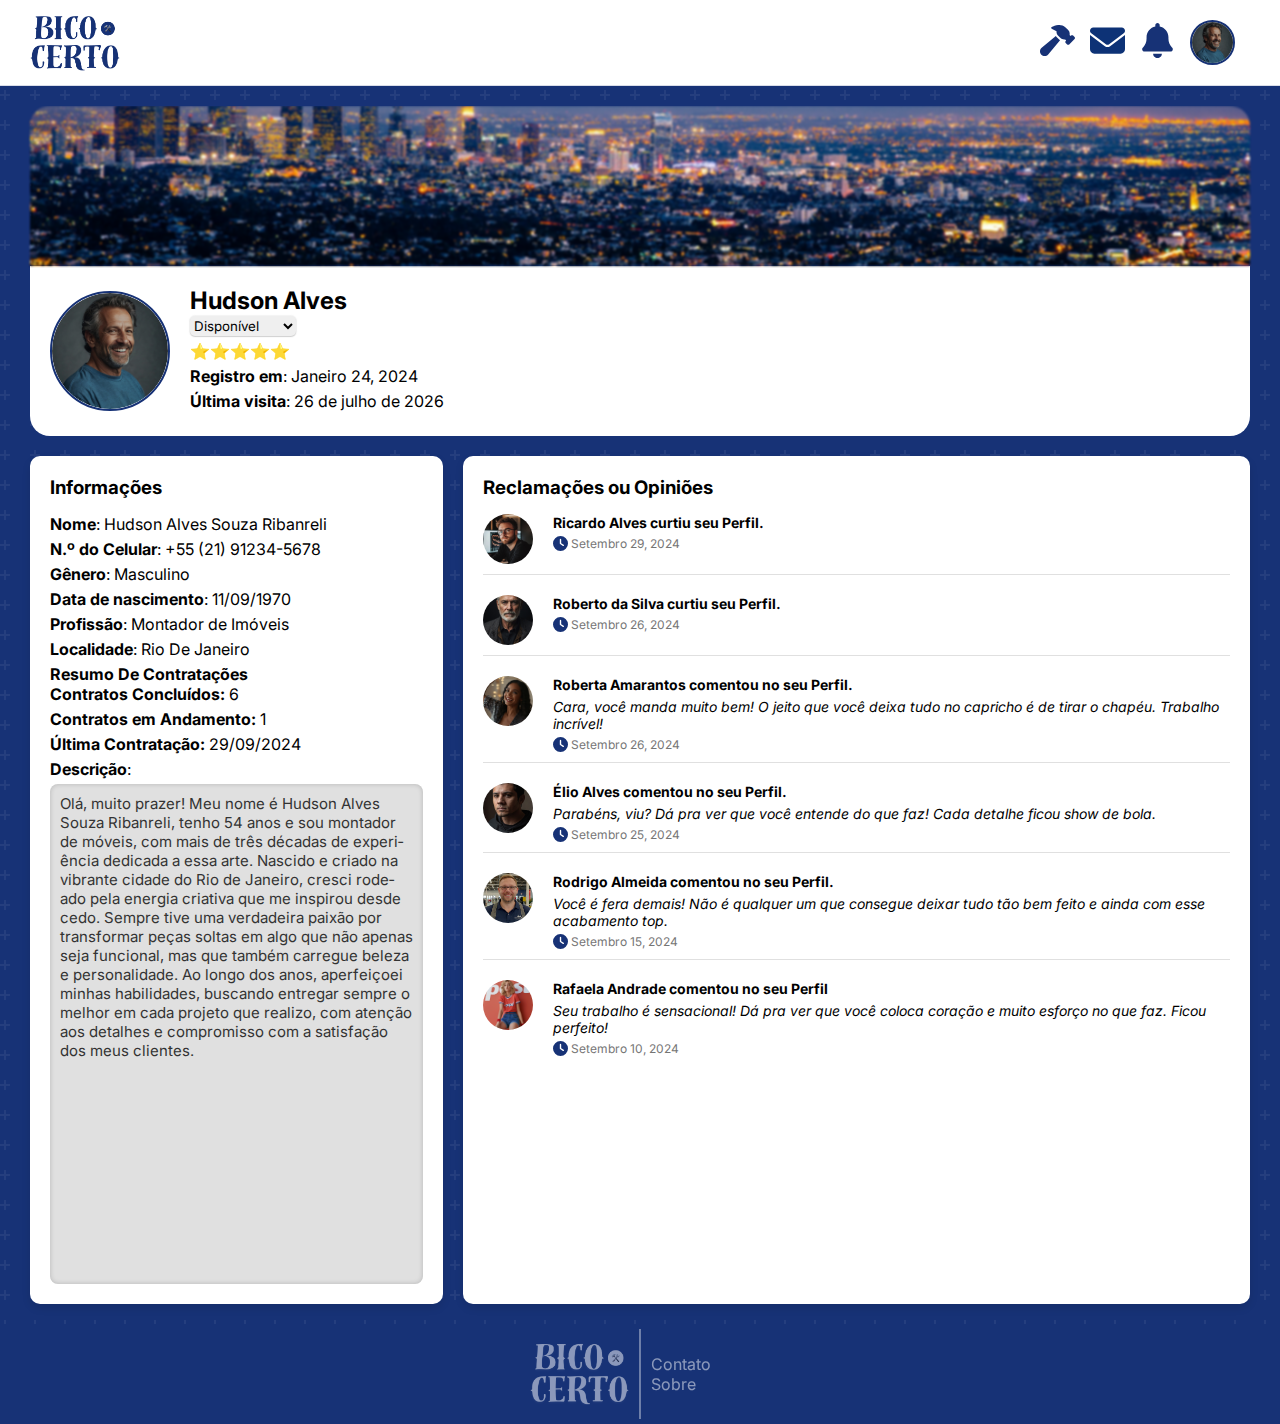
<file: paginas/perfil.html>
<!DOCTYPE html> 
<html lang="pt-BR">
<head>
    <meta charset="UTF-8">
    <meta name="viewport" content="width=device-width, initial-scale=1.0">
    <title>Perfil</title>
    <link rel="icon" href="../imagens/icones-aba/icone16.ico" sizes="16x16">
    <link rel="icon" href="../imagens/icones-aba/icone24.ico" sizes="24x24">
    <link rel="icon" href="../imagens/icones-aba/icone32.ico" sizes="32x32">
    <link rel="icon" href="../imagens/icones-aba/icone48.ico" sizes="48x48">
    <link rel="stylesheet" href="../css/perfil.css">
    <link rel="stylesheet" href="https://cdnjs.cloudflare.com/ajax/libs/font-awesome/6.0.0-beta3/css/all.min.css">
</head>
<body>
    <div class="container">
        <header class="top-bar">
            <div class="icone">
                <a href="./homepage.html">
                    <img src="../imagens/logomarca.png" class="logomarca">
                </a>
            </div>
            <div class="menu">
                <div class="logo">
                    <span><a href="./servicos.html">
                    <img src="../imagens/perfil/servicos.svg"></a></span>
                </div>
                <div class="logo">
                    <span><a href="./mensagem.html">
                    <img src="../imagens/perfil/envelope.svg"></a></span>
                </div>
                <div class="logo">
                    <span><a href="./notifications.html">
                    <img src="../imagens/perfil/notificação.svg"></a></span>
                </div>
                <!-- Ícone de perfil com menu de opções -->
                <div class="logo" onclick="toggleProfileMenu()">
                    <img src="../imagens/servicos/perfil_6.jpg">
                </div>
            </div>
        </header>
        <div class="profile-menu" id="profileMenu">
            <ul>
                <li><a href="./perfil.html">Meu Perfil</a></li>
                <li><a href="./profile-edit.html">Editar Perfil</a></li>
                <li><a href="./login.html">Sair</a></li>
            </ul>
        </div>

        <!-- Profile Section -->
        <div class="profile"> <!-- Seção que contém as informações do perfil do usuário -->
            <!-- Banner Section -->
            <div class="banner"> <!-- Seção do banner de perfil -->
                <img src="../imagens/perfil/fundo.jpg"> <!-- Imagem do banner, representando o perfil -->
            </div>
        
            <!-- Profile Info Section -->
            <div class="profile-info-container"> <!-- Contêiner para as informações do perfil -->
                <div class="profile-pic"> <!-- Seção para a foto de perfil do usuário -->
                    <img src="../imagens/servicos/perfil_6.jpg"> <!-- Imagem da foto de perfil -->
                </div>
                <div class="user-info"> <!-- Seção que contém as informações do usuário -->
                    <h2>Hudson Alves</h2> <!-- Nome do usuário -->
                   
                    <select id="status" name="status" onchange="updateStatusColor()"> <!-- Dropdown para selecionar o status do usuário -->
                        <option value="Disponível">Disponível</option> <!-- Opção para status disponível -->
                        <option value="Trabalhando">Trabalhando</option> <!-- Opção para status de trabalho -->
                        <option value="Descansando">Descansando</option> <!-- Opção para status de descanso -->
                        <option value="Férias">Férias</option> <!-- Opção para status de férias -->
                    </select>
                    <span id="status-indicator" class="status-indicator"></span> <!-- Indicador visual do status selecionado -->
                    <p>⭐⭐⭐⭐⭐</p>
                    <p><strong>Registro em</strong>: Janeiro 24, 2024</p> <!-- Data em que o usuário se registrou -->
                    <p><strong>Última visita</strong>: <span id="ultima-visita"></span></p> <!-- Última visita do usuário (preenchido dinamicamente) -->
                </div>
            </div>
        </div>

        <!-- Main Content -->
        <div class="main-content"> <!-- Seção principal do conteúdo, onde as informações detalhadas do usuário são exibidas -->
            <!-- Left Column - User Info -->
            <div class="user-details"> <!-- Coluna esquerda contendo informações do usuário -->
                <h3>Informações</h3> <!-- Título para a seção de informações -->
                <p><strong>Nome</strong>: Hudson Alves Souza Ribanreli</p> <!-- Nome completo do usuário -->
                
                <p><strong>N.º do Celular</strong>: +55 (21) 91234-5678</p> <!-- Nome completo do usuário -->

                <p><strong>Gênero</strong>: Masculino</p> <!-- Gênero do usuário -->
                
                <p><strong>Data de nascimento</strong>: 11/09/1970</p> <!-- Data de nascimento do usuário -->
                
                <p><strong>Profissão</strong>: Montador de Imóveis</p> <!-- Profissão do usuário -->
                
                <p><strong>Localidade</strong>: Rio De Janeiro</p> <!-- Localização do usuário -->

                <h4>Resumo De Contratações</h4>
                <p><strong>Contratos Concluídos:</strong> <span id="contratosConcluidos">0</span></p>
                <p><strong>Contratos em Andamento:</strong> <span id="contratosAndamento">0</span></p>
                <p><strong>Última Contratação:</strong> <span id="ultimaContratacao">Nenhuma ainda</span></p>
                
                <p><strong>Descrição</strong>:</p> <!-- Título para a seção de descrição do usuário -->
                <div class="descricao-box"> <!-- Caixa que contém a descrição do usuário -->
                    <p>Olá, muito prazer! Meu nome é Hudson Alves Souza Ribanreli, tenho 54 anos e sou montador de móveis, com mais de três décadas de experiência dedicada a essa arte. Nascido e criado na vibrante cidade do Rio de Janeiro, cresci rodeado pela energia criativa que me inspirou desde cedo. Sempre tive uma verdadeira paixão por transformar peças soltas em algo que não apenas seja funcional, mas que também carregue beleza e personalidade. Ao longo dos anos, aperfeiçoei minhas habilidades, buscando entregar sempre o melhor em cada projeto que realizo, com atenção aos detalhes e compromisso com a satisfação dos meus clientes.</p> <!-- Descrição pessoal do usuário -->
                </div>
            </div>

            <!-- Right Column - Activities -->
            <div class="activities"> <!-- Coluna direita que lista as atividades relacionadas ao usuário -->
                <h3>Reclamações ou Opiniões</h3> <!-- Título para a seção de atividades -->

                <!-- Activity 1 -->
                <div class="activity"> <!-- Seção para a primeira atividade -->
                    <img src="../imagens/servicos/perfil_5.jpeg" class="perfil"> <!-- Imagem do usuário que interagiu -->
                    <div class="activity-content"> <!-- Contêiner para o conteúdo da atividade -->
                        <p><strong>Ricardo Alves curtiu seu Perfil.</strong></p> <!-- Mensagem indicando que o usuário "Gordinho_com_fome" curtiu o perfil -->
                        <div class="activity-interactions"> <!-- Seção para interações da atividade -->
                            <span><img src="../imagens/perfil/clock-blue.svg">Setembro 29, 2024</span> <!-- Data da interação -->
                        </div>
                    </div>
                </div>
                    
                <!-- Activity 2 -->
                <div class="activity"> <!-- Seção para a segunda atividade -->
                    <img src="../imagens/servicos/perfil_14.jpg" class="perfil"> <!-- Imagem do usuário que interagiu -->
                    <div class="activity-content"> <!-- Contêiner para o conteúdo da atividade -->
                        <p><strong>Roberto da Silva curtiu seu Perfil.</strong></p> <!-- Mensagem indicando que o "Canal do Ronaldinho" curtiu o perfil -->
                        <div class="activity-interactions"><!-- Seção para interações da atividade -->
                            <span><img src="../imagens/perfil/clock-blue.svg">Setembro 26, 2024</span><!-- Data da interação -->
                        </div>
                    </div>
                </div>

                <!-- Activity 3 - Comentário -->
                <div class="activity"> <!-- Seção para a terceira atividade -->
                    <img src="../imagens/servicos/perfil_8.jpg" class="perfil"> <!-- Imagem do usuário que interagiu -->
                    <div class="activity-content"> <!-- Contêiner para o conteúdo da atividade -->
                        <p><strong>Roberta Amarantos comentou no seu Perfil.</strong></p> <!-- Mensagem indicando que o "Canal do Ronaldinho" comentou no perfil -->
                        <p><i>Cara, você manda muito bem! O jeito que você deixa tudo no capricho é de tirar o chapéu. Trabalho incrível!</i></p> <!-- Comentário feito pelo "Canal do Ronaldinho" -->
                        <div class="activity-interactions"> <!-- Seção para interações da atividade -->
                            <span><img src="../imagens/perfil/clock-blue.svg">Setembro 26, 2024</span> <!-- Data da interação -->
                        </div>
                    </div>
                </div>

                <!-- Activity 4 -->
                <div class="activity"> <!-- Seção para a quarta atividade -->
                    <img src="../imagens/servicos/perfil_9.jpg" class="perfil"> <!-- Imagem do usuário que interagiu -->
                    <div class="activity-content"> <!-- Contêiner para o conteúdo da atividade -->
                        <p><strong>Élio Alves comentou no seu Perfil.</strong></p> <!-- Mensagem indicando que o "Pastor" comentou no perfil -->
                        <p><i>Parabéns, viu? Dá pra ver que você entende do que faz! Cada detalhe ficou show de bola.</i></p> <!-- Comentário feito pelo "Pastor" -->
                        <div class="activity-interactions"> <!-- Seção para interações da atividade -->
                            <span><img src="../imagens/perfil/clock-blue.svg">Setembro 25, 2024</span> <!-- Data da interação -->
                        </div>
                    </div>
                </div>

                <!-- Activity 5 -->
                <div class="activity"> <!-- Seção para a quinta atividade -->
                    <img src="../imagens/servicos/perfil_20.jpg" class="perfil"> <!-- Imagem do usuário que interagiu -->
                    <div class="activity-content"> <!-- Contêiner para o conteúdo da atividade -->
                        <p><strong>Rodrigo Almeida comentou no seu Perfil.</strong></p> <!-- Mensagem indicando que o usuário "bora_bil" comentou no perfil -->
                        <p><i>Você é fera demais! Não é qualquer um que consegue deixar tudo tão bem feito e ainda com esse acabamento top.</i></p> <!-- Comentário feito pelo "bora_bil" -->
                        <div class="activity-interactions"> <!-- Seção para interações da atividade -->
                            <span><img src="../imagens/perfil/clock-blue.svg">Setembro 15, 2024</span> <!-- Data da interação -->
                        </div>
                    </div>
                </div>

                <!-- Activity 6 -->
                <div class="activity"> <!-- Seção para a sexta atividade -->
                    <img src="../imagens/servicos/perfil_1.jpeg" class="perfil"> <!-- Imagem do usuário que interagiu -->
                    <div class="activity-content"> <!-- Contêiner para o conteúdo da atividade -->
                        <p><strong>Rafaela Andrade comentou no seu Perfil</strong></p> <!-- Mensagem indicando que "Julio Santos" comentou no perfil -->
                        <p><i>Seu trabalho é sensacional! Dá pra ver que você coloca coração e muito esforço no que faz. Ficou perfeito!</i></p> <!-- Comentário feito por "Julio Santos" -->
                        <div class="activity-interactions"> <!-- Seção para interações da atividade -->
                            <span><img src="../imagens/perfil/clock-blue.svg">Setembro 10, 2024</span> <!-- Data da interação -->
                        </div>
                    </div>
                </div>
            </div>
        </div>
    </div>
        <!-- Footer-->
        <footer>
            <div class="footer-image">
                <img src="../imagens/logomarca-dark-mode.png">
            </div>
            <div class="vertical-row"></div>
            <div class="footer-list">
                <ul>
                    <li class="footer-list-option"><a href="./contato.html" target="_blank">Contato</a></li>
                    <li class="footer-list-option"><a href="./sobrenos.html" target="_blank">Sobre</a></li>
                </ul>
            </div>
        </footer>
    <script src="../script/perfil/status do perfil.js"></script> <!-- Link para o script que gerencia o status do perfil -->
    <script src="../script/perfil/ultima visista.js"></script><!-- Link para o script que atualiza a última visita -->
    <script src="../script/perfil/perfil.js"></script>
    <script src="../script/perfil/contado.js"></script>
</body>
</html>
</file>
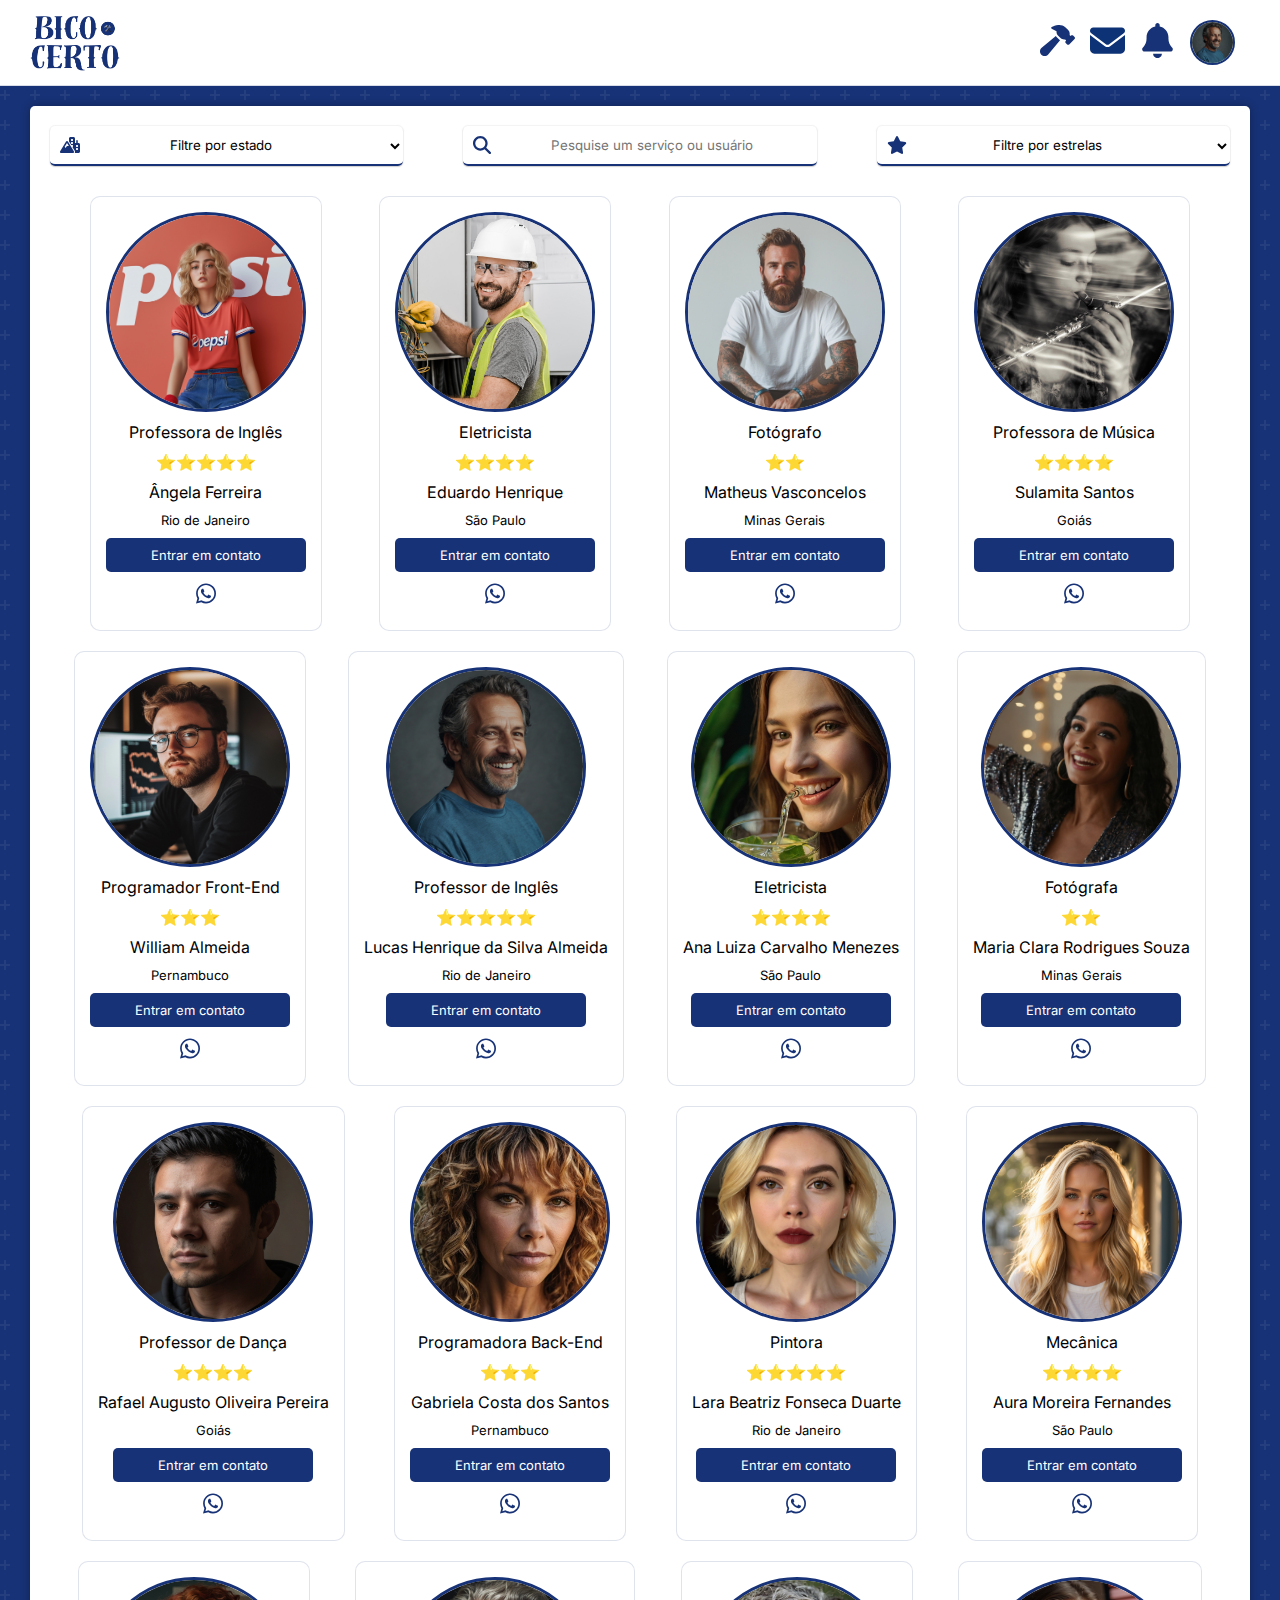
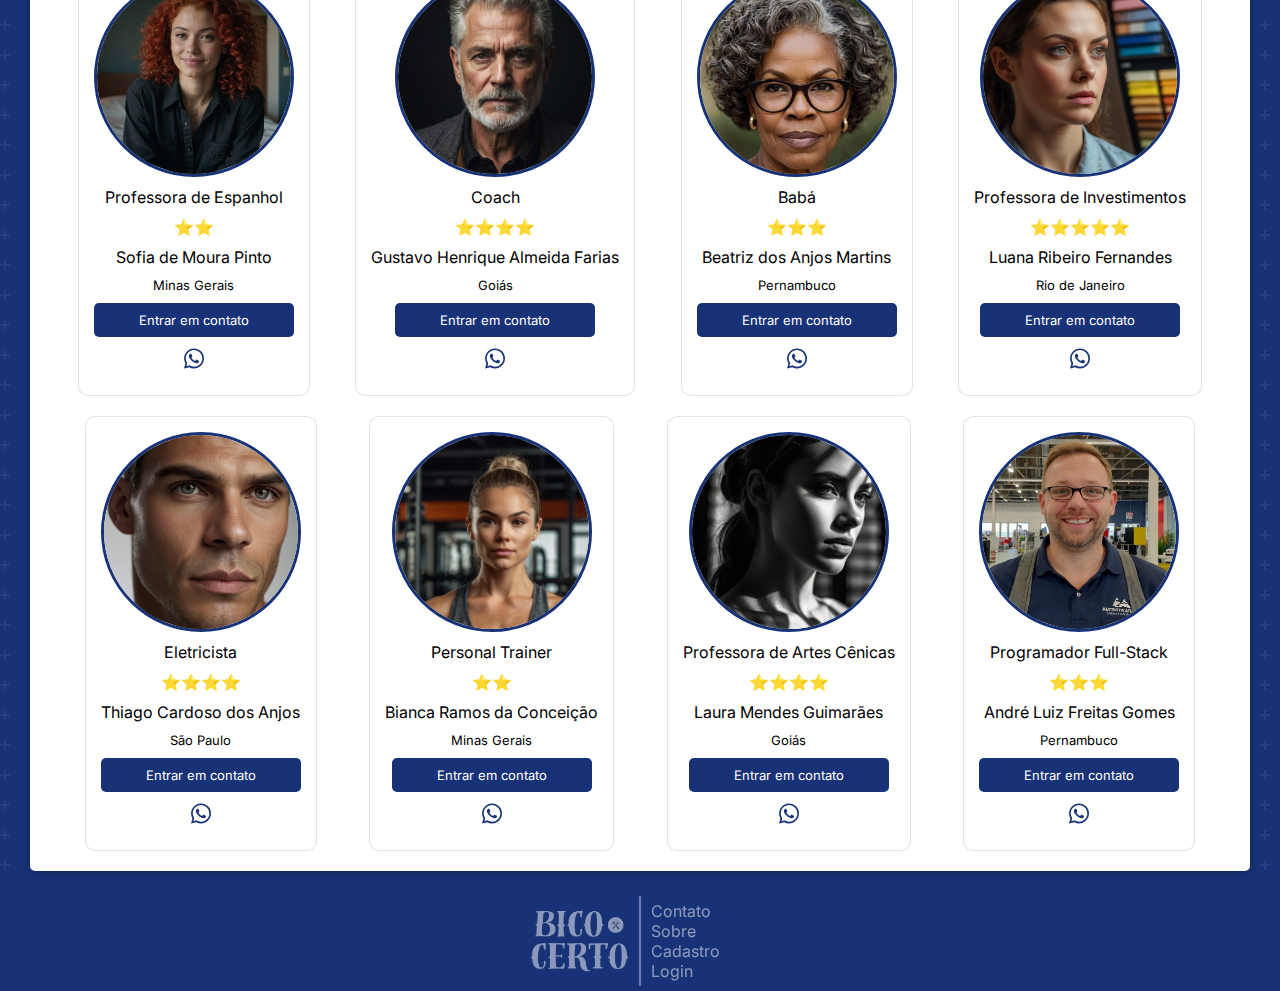
<file: paginas/servicos.html>
<!DOCTYPE html>
<html lang="en">
<head>
    <meta charset="UTF-8">
    <meta name="viewport" content="width=device-width, initial-scale=1.0">
    <title>Servicos</title>
    <link rel="icon" href="../imagens/icones-aba/icone16.ico" sizes="16x16">
    <link rel="icon" href="../imagens/icones-aba/icone24.ico" sizes="24x24">
    <link rel="icon" href="../imagens/icones-aba/icone32.ico" sizes="32x32">
    <link rel="icon" href="../imagens/icones-aba/icone48.ico" sizes="48x48">
    <link rel="stylesheet" href="../css/servicos.css">
</head>
<body>
    <!-- Top Bar -->
    <header class="top-bar">
        <div class="icone">
            <a href="./homepage.html">
                <img src="../imagens/logomarca.png" class="logomarca">
            </a>
        </div>
        <div class="menu">
            <div class="logo">
                <span><a href="./servicos.html">
                <img src="../imagens/perfil/servicos.svg"></a></span>
            </div>
            <div class="logo">
                <span><a href="./mensagem.html">
                <img src="../imagens/perfil/envelope.svg"></a></span>
            </div>
            <div class="logo">
                <span><a href="./notifications.html">
                <img src="../imagens/perfil/notificação.svg"></a></span>
            </div>
            <!-- Ícone de perfil com menu de opções -->
            <div class="logo" onclick="toggleProfileMenu()">
                <img src="../imagens/servicos/perfil_6.jpg">
            </div>
        </div>
    </header>
    <!-- Profile Menu -->
    <div class="profile-menu" id="profileMenu">
        <ul>
            <li><a href="./perfil.html">Meu Perfil</a></li>
            <li><a href="./profile-edit.html">Editar Perfil</a></li>
            <li><a href="./login.html">Sair</a></li>
        </ul>
    </div>
    <!-- Main Content -->
    <main>
        <div class="main-container">
            <div class="container1">
                <select name="state-filter" id="state-filter">
                    <option value="" disabled selected>Filtre por estado</option>
                    <option value="AC">Acre</option>
                    <option value="AL">Alagoas</option>
                    <option value="AP">Amapá</option>
                    <option value="AM">Amazonas</option>
                    <option value="BA">Bahia</option>
                    <option value="CE">Ceará</option>
                    <option value="DF">Distrito Federal</option>
                    <option value="ES">Espírito Santo</option>
                    <option value="GO">Goiás</option>
                    <option value="MA">Maranhão</option>
                    <option value="MT">Mato Grosso</option>
                    <option value="MS">Mato Grosso do Sul</option>
                    <option value="MG">Minas Gerais</option>
                    <option value="PA">Pará</option>
                    <option value="PB">Paraíba</option>
                    <option value="PR">Paraná</option>
                    <option value="PE">Pernambuco</option>
                    <option value="PI">Piauí</option>
                    <option value="RJ">Rio de Janeiro</option>
                    <option value="RN">Rio Grande do Norte</option>
                    <option value="RS">Rio Grande do Sul</option>
                    <option value="RO">Rondônia</option>
                    <option value="RR">Roraima</option>
                    <option value="SC">Santa Catarina</option>
                    <option value="SP">São Paulo</option>
                    <option value="SE">Sergipe</option>
                    <option value="TO">Tocantins</option>
                </select>
                
                <input type="text" class="search-bar" placeholder="Pesquise um serviço ou usuário">

                <select name="star-filter" id="star-filter">
                    <option value="" disabled selected>Filtre por estrelas</option>
                    <option value="5">⭐⭐⭐⭐⭐</option>
                    <option value="4">⭐⭐⭐⭐</option>
                    <option value="3">⭐⭐⭐</option>
                    <option value="2">⭐⭐</option>
                    <option value="1">⭐</option>
                </select>

                
            </div>
            <div class="container2">
            <div class="card">
                <img src="../imagens/servicos/perfil_1.jpeg" class="services-photo">
                <p class="service-title">Professora de Inglês</p>
                <p>⭐⭐⭐⭐⭐</p>
                <p class="name">Ângela Ferreira</p>
                <p class="estado">Rio de Janeiro</p>
                <a href="./mensagem.html" class="contact-button">Entrar em contato</a>
                <img src="../imagens/servicos/whatsapp-blue-icon.svg" class="whatsapp-icon-blue">
                <a href="https://chat.whatsapp.com/DSv8j4QpaI9CuZtDlzOEOZ" target="_blank">
                    <img src="../imagens/servicos/whatsapp-white-icon.svg" class="whatsapp-icon-white">
                </a>
            </div>
            <div class="card">
                <img src="../imagens/servicos/perfil_2.jpeg" class="services-photo">
                <p class="service-title">Eletricista</p>
                <p>⭐⭐⭐⭐</p>
                <p class="name">Eduardo Henrique</p>
                <p class="estado">São Paulo</p>
                <a href="./mensagem.html" class="contact-button">Entrar em contato</a>
                <img src="../imagens/servicos/whatsapp-blue-icon.svg" class="whatsapp-icon-blue">
                <a href="https://chat.whatsapp.com/DSv8j4QpaI9CuZtDlzOEOZ" target="_blank">
                    <img src="../imagens/servicos/whatsapp-white-icon.svg" class="whatsapp-icon-white">
                </a>
            </div>
            <div class="card">
                <img src="../imagens/servicos/perfil_3.jpeg" class="services-photo">
                <p class="service-title">Fotógrafo</p>
                <p>⭐⭐</p>
                <p class="name">Matheus Vasconcelos</p>
                <p class="estado">Minas Gerais</p>
                <a href="./mensagem.html" class="contact-button">Entrar em contato</a>
                <img src="../imagens/servicos/whatsapp-blue-icon.svg" class="whatsapp-icon-blue">
                <a href="https://chat.whatsapp.com/DSv8j4QpaI9CuZtDlzOEOZ" target="_blank">
                    <img src="../imagens/servicos/whatsapp-white-icon.svg" class="whatsapp-icon-white">
                </a>
            </div>
            <div class="card">
                <img src="../imagens/servicos/perfil_4.jpeg" class="services-photo">
                <p class="service-title">Professora de Música</p>
                <p>⭐⭐⭐⭐</p>
                <p class="name">Sulamita Santos</p>
                <p class="estado">Goiás</p>
                <a href="./mensagem.html" class="contact-button">Entrar em contato</a>
                <img src="../imagens/servicos/whatsapp-blue-icon.svg" class="whatsapp-icon-blue">
                <a href="https://chat.whatsapp.com/DSv8j4QpaI9CuZtDlzOEOZ" target="_blank">
                    <img src="../imagens/servicos/whatsapp-white-icon.svg" class="whatsapp-icon-white">
                </a>
            </div>
            <div class="card">
                <img src="../imagens/servicos/perfil_5.jpeg" class="services-photo">
                <p class="service-title">Programador Front-End</p>
                <p>⭐⭐⭐</p>
                <p class="name">William Almeida</p>
                <p class="estado">Pernambuco</p>
                <a href="./mensagem.html" class="contact-button">Entrar em contato</a>
                <img src="../imagens/servicos/whatsapp-blue-icon.svg" class="whatsapp-icon-blue">
                <a href="https://chat.whatsapp.com/DSv8j4QpaI9CuZtDlzOEOZ" target="_blank">
                    <img src="../imagens/servicos/whatsapp-white-icon.svg" class="whatsapp-icon-white">
                </a>
            </div>
            <div class="card">
                <img src="../imagens/servicos/perfil_6.jpg" class="services-photo">
                <p class="service-title">Professor de Inglês</p>
                <p>⭐⭐⭐⭐⭐</p>
                <p class="name">Lucas Henrique da Silva Almeida</p>
                <p class="estado">Rio de Janeiro</p>
                <a href="./mensagem.html" class="contact-button">Entrar em contato</a>
                <img src="../imagens/servicos/whatsapp-blue-icon.svg" class="whatsapp-icon-blue">
                <a href="https://chat.whatsapp.com/DSv8j4QpaI9CuZtDlzOEOZ" target="_blank">
                    <img src="../imagens/servicos/whatsapp-white-icon.svg" class="whatsapp-icon-white">
                </a>
            </div>
            <div class="card">
                <img src="../imagens/servicos/perfil_7.jpg" class="services-photo">
                <p class="service-title">Eletricista</p>
                <p>⭐⭐⭐⭐</p>
                <p class="name">Ana Luiza Carvalho Menezes</p>
                <p class="estado">São Paulo</p>
                <a href="./mensagem.html" class="contact-button">Entrar em contato</a>
                <img src="../imagens/servicos/whatsapp-blue-icon.svg" class="whatsapp-icon-blue">
                <a href="https://chat.whatsapp.com/DSv8j4QpaI9CuZtDlzOEOZ" target="_blank">
                    <img src="../imagens/servicos/whatsapp-white-icon.svg" class="whatsapp-icon-white">
                </a>
            </div>
            <div class="card">
                <img src="../imagens/servicos/perfil_8.jpg" class="services-photo">
                <p class="service-title">Fotógrafa</p>
                <p>⭐⭐</p>
                <p class="name">Maria Clara Rodrigues Souza</p>
                <p class="estado">Minas Gerais</p>
                <a href="./mensagem.html" class="contact-button">Entrar em contato</a>
                <img src="../imagens/servicos/whatsapp-blue-icon.svg" class="whatsapp-icon-blue">
                <a href="https://chat.whatsapp.com/DSv8j4QpaI9CuZtDlzOEOZ" target="_blank">
                    <img src="../imagens/servicos/whatsapp-white-icon.svg" class="whatsapp-icon-white">
                </a>
            </div>
            <div class="card">
                <img src="../imagens/servicos/perfil_9.jpg" class="services-photo">
                <p class="service-title">Professor de Dança</p>
                <p>⭐⭐⭐⭐</p>
                <p class="name">Rafael Augusto Oliveira Pereira</p>
                <p class="estado">Goiás</p>
                <a href="./mensagem.html" class="contact-button">Entrar em contato</a>
                <img src="../imagens/servicos/whatsapp-blue-icon.svg" class="whatsapp-icon-blue">
                <a href="https://chat.whatsapp.com/DSv8j4QpaI9CuZtDlzOEOZ" target="_blank">
                    <img src="../imagens/servicos/whatsapp-white-icon.svg" class="whatsapp-icon-white">
                </a>
            </div>
            <div class="card">
                <img src="../imagens/servicos/perfil_10.jpg" class="services-photo">
                <p class="service-title">Programadora Back-End</p>
                <p>⭐⭐⭐</p>
                <p class="name">Gabriela Costa dos Santos</p>
                <p class="estado">Pernambuco</p>
                <a href="./mensagem.html" class="contact-button">Entrar em contato</a>
                <img src="../imagens/servicos/whatsapp-blue-icon.svg" class="whatsapp-icon-blue">
                <a href="https://chat.whatsapp.com/DSv8j4QpaI9CuZtDlzOEOZ" target="_blank">
                    <img src="../imagens/servicos/whatsapp-white-icon.svg" class="whatsapp-icon-white">
                </a>
            </div>
            <div class="card">
                <img src="../imagens/servicos/perfil_11.jpg" class="services-photo">
                <p class="service-title">Pintora</p>
                <p>⭐⭐⭐⭐⭐</p>
                <p class="name">Lara Beatriz Fonseca Duarte</p>
                <p class="estado">Rio de Janeiro</p>
                <a href="./mensagem.html" class="contact-button">Entrar em contato</a>
                <img src="../imagens/servicos/whatsapp-blue-icon.svg" class="whatsapp-icon-blue">
                <a href="https://chat.whatsapp.com/DSv8j4QpaI9CuZtDlzOEOZ" target="_blank">
                    <img src="../imagens/servicos/whatsapp-white-icon.svg" class="whatsapp-icon-white">
                </a>
            </div>
            <div class="card">
                <img src="../imagens/servicos/perfil_12.jpg" class="services-photo">
                <p class="service-title">Mecânica</p>
                <p>⭐⭐⭐⭐</p>
                <p class="name">Aura Moreira Fernandes</p>
                <p class="estado">São Paulo</p>
                <a href="./mensagem.html" class="contact-button">Entrar em contato</a>
                <img src="../imagens/servicos/whatsapp-blue-icon.svg" class="whatsapp-icon-blue">
                <a href="https://chat.whatsapp.com/DSv8j4QpaI9CuZtDlzOEOZ" target="_blank">
                    <img src="../imagens/servicos/whatsapp-white-icon.svg" class="whatsapp-icon-white">
                </a>
            </div>
            <div class="card">
                <img src="../imagens/servicos/perfil_13.jpg" class="services-photo">
                <p class="service-title">Professora de Espanhol</p>
                <p>⭐⭐</p>
                <p class="name">Sofia de Moura Pinto</p>
                <p class="estado">Minas Gerais</p>
                <a href="./mensagem.html" class="contact-button">Entrar em contato</a>
                <img src="../imagens/servicos/whatsapp-blue-icon.svg" class="whatsapp-icon-blue">
                <a href="https://chat.whatsapp.com/DSv8j4QpaI9CuZtDlzOEOZ" target="_blank">
                    <img src="../imagens/servicos/whatsapp-white-icon.svg" class="whatsapp-icon-white">
                </a>
            </div>
            <div class="card">
                <img src="../imagens/servicos/perfil_14.jpg" class="services-photo">
                <p class="service-title">Coach</p>
                <p>⭐⭐⭐⭐</p>
                <p class="name">Gustavo Henrique Almeida Farias</p>
                <p class="estado">Goiás</p>
                <a href="./mensagem.html" class="contact-button">Entrar em contato</a>
                <img src="../imagens/servicos/whatsapp-blue-icon.svg" class="whatsapp-icon-blue">
                <a href="https://chat.whatsapp.com/DSv8j4QpaI9CuZtDlzOEOZ" target="_blank">
                    <img src="../imagens/servicos/whatsapp-white-icon.svg" class="whatsapp-icon-white">
                </a>
            </div>
            <div class="card">
                <img src="../imagens/servicos/perfil_15.jpg" class="services-photo">
                <p class="service-title">Babá</p>
                <p>⭐⭐⭐</p>
                <p class="name">Beatriz dos Anjos Martins</p>
                <p class="estado">Pernambuco</p>
                <a href="./mensagem.html" class="contact-button">Entrar em contato</a>
                <img src="../imagens/servicos/whatsapp-blue-icon.svg" class="whatsapp-icon-blue">
                <a href="https://chat.whatsapp.com/DSv8j4QpaI9CuZtDlzOEOZ" target="_blank">
                    <img src="../imagens/servicos/whatsapp-white-icon.svg" class="whatsapp-icon-white">
                </a>
            </div>
            <div class="card">
                <img src="../imagens/servicos/perfil_16.jpg" class="services-photo">
                <p class="service-title">Professora de Investimentos</p>
                <p>⭐⭐⭐⭐⭐</p>
                <p class="name">Luana Ribeiro Fernandes</p>
                <p class="estado">Rio de Janeiro</p>
                <a href="./mensagem.html" class="contact-button">Entrar em contato</a>
                <img src="../imagens/servicos/whatsapp-blue-icon.svg" class="whatsapp-icon-blue">
                <a href="https://chat.whatsapp.com/DSv8j4QpaI9CuZtDlzOEOZ" target="_blank">
                    <img src="../imagens/servicos/whatsapp-white-icon.svg" class="whatsapp-icon-white">
                </a>
            </div>
            <div class="card">
                <img src="../imagens/servicos/perfil_17.jpg" class="services-photo">
                <p class="service-title">Eletricista</p>
                <p>⭐⭐⭐⭐</p>
                <p class="name">Thiago Cardoso dos Anjos</p>
                <p class="estado">São Paulo</p>
                <a href="./mensagem.html" class="contact-button">Entrar em contato</a>
                <img src="../imagens/servicos/whatsapp-blue-icon.svg" class="whatsapp-icon-blue">
                <a href="https://chat.whatsapp.com/DSv8j4QpaI9CuZtDlzOEOZ" target="_blank">
                    <img src="../imagens/servicos/whatsapp-white-icon.svg" class="whatsapp-icon-white">
                </a>
            </div>
            <div class="card">
                <img src="../imagens/servicos/perfil_18.jpg" class="services-photo">
                <p class="service-title">Personal Trainer</p>
                <p>⭐⭐</p>
                <p class="name">Bianca Ramos da Conceição</p>
                <p class="estado">Minas Gerais</p>
                <a href="./mensagem.html" class="contact-button">Entrar em contato</a>
                <img src="../imagens/servicos/whatsapp-blue-icon.svg" class="whatsapp-icon-blue">
                <a href="https://chat.whatsapp.com/DSv8j4QpaI9CuZtDlzOEOZ" target="_blank">
                    <img src="../imagens/servicos/whatsapp-white-icon.svg" class="whatsapp-icon-white">
                </a>
            </div>
            <div class="card">
                <img src="../imagens/servicos/perfil_19.jpg" class="services-photo">
                <p class="service-title">Professora de Artes Cênicas</p>
                <p>⭐⭐⭐⭐</p>
                <p class="name">Laura Mendes Guimarães</p>
                <p class="estado">Goiás</p>
                <a href="./mensagem.html" class="contact-button">Entrar em contato</a>
                <img src="../imagens/servicos/whatsapp-blue-icon.svg" class="whatsapp-icon-blue">
                <a href="https://chat.whatsapp.com/DSv8j4QpaI9CuZtDlzOEOZ" target="_blank">
                    <img src="../imagens/servicos/whatsapp-white-icon.svg" class="whatsapp-icon-white">
                </a>
            </div>
            <div class="card">
                <img src="../imagens/servicos/perfil_20.jpg" class="services-photo">
                <p class="service-title">Programador Full-Stack</p>
                <p>⭐⭐⭐</p>
                <p class="name">André Luiz Freitas Gomes</p>
                <p class="estado">Pernambuco</p>
                <a href="./mensagem.html" class="contact-button">Entrar em contato</a>
                <img src="../imagens/servicos/whatsapp-blue-icon.svg" class="whatsapp-icon-blue">
                <a href="https://chat.whatsapp.com/DSv8j4QpaI9CuZtDlzOEOZ" target="_blank">
                    <img src="../imagens/servicos/whatsapp-white-icon.svg" class="whatsapp-icon-white">
                </a>
            </div>
        </div>
        </div>
    </main>
    <!-- Footer-->
    <footer>
        <div class="footer-image">
            <img src="../imagens/logomarca-dark-mode.png">
        </div>
        <div class="vertical-row"></div>
        <div class="footer-list">
            <ul>
                <li class="footer-list-option"><a href="./contato.html" target="_blank">Contato</a></li>
                <li class="footer-list-option"><a href="./sobrenos.html" target="_blank">Sobre</a></li>
                <li class="footer-list-option"><a href="./cadastro.html" target="_blank">Cadastro</a></li>
                <li class="footer-list-option"><a href="./login.html" target="_blank">Login</a></li>
            </ul>
        </div>
    </footer>
    <script src="../script/perfil/perfil.js"></script>
</body>
</html>
</file>
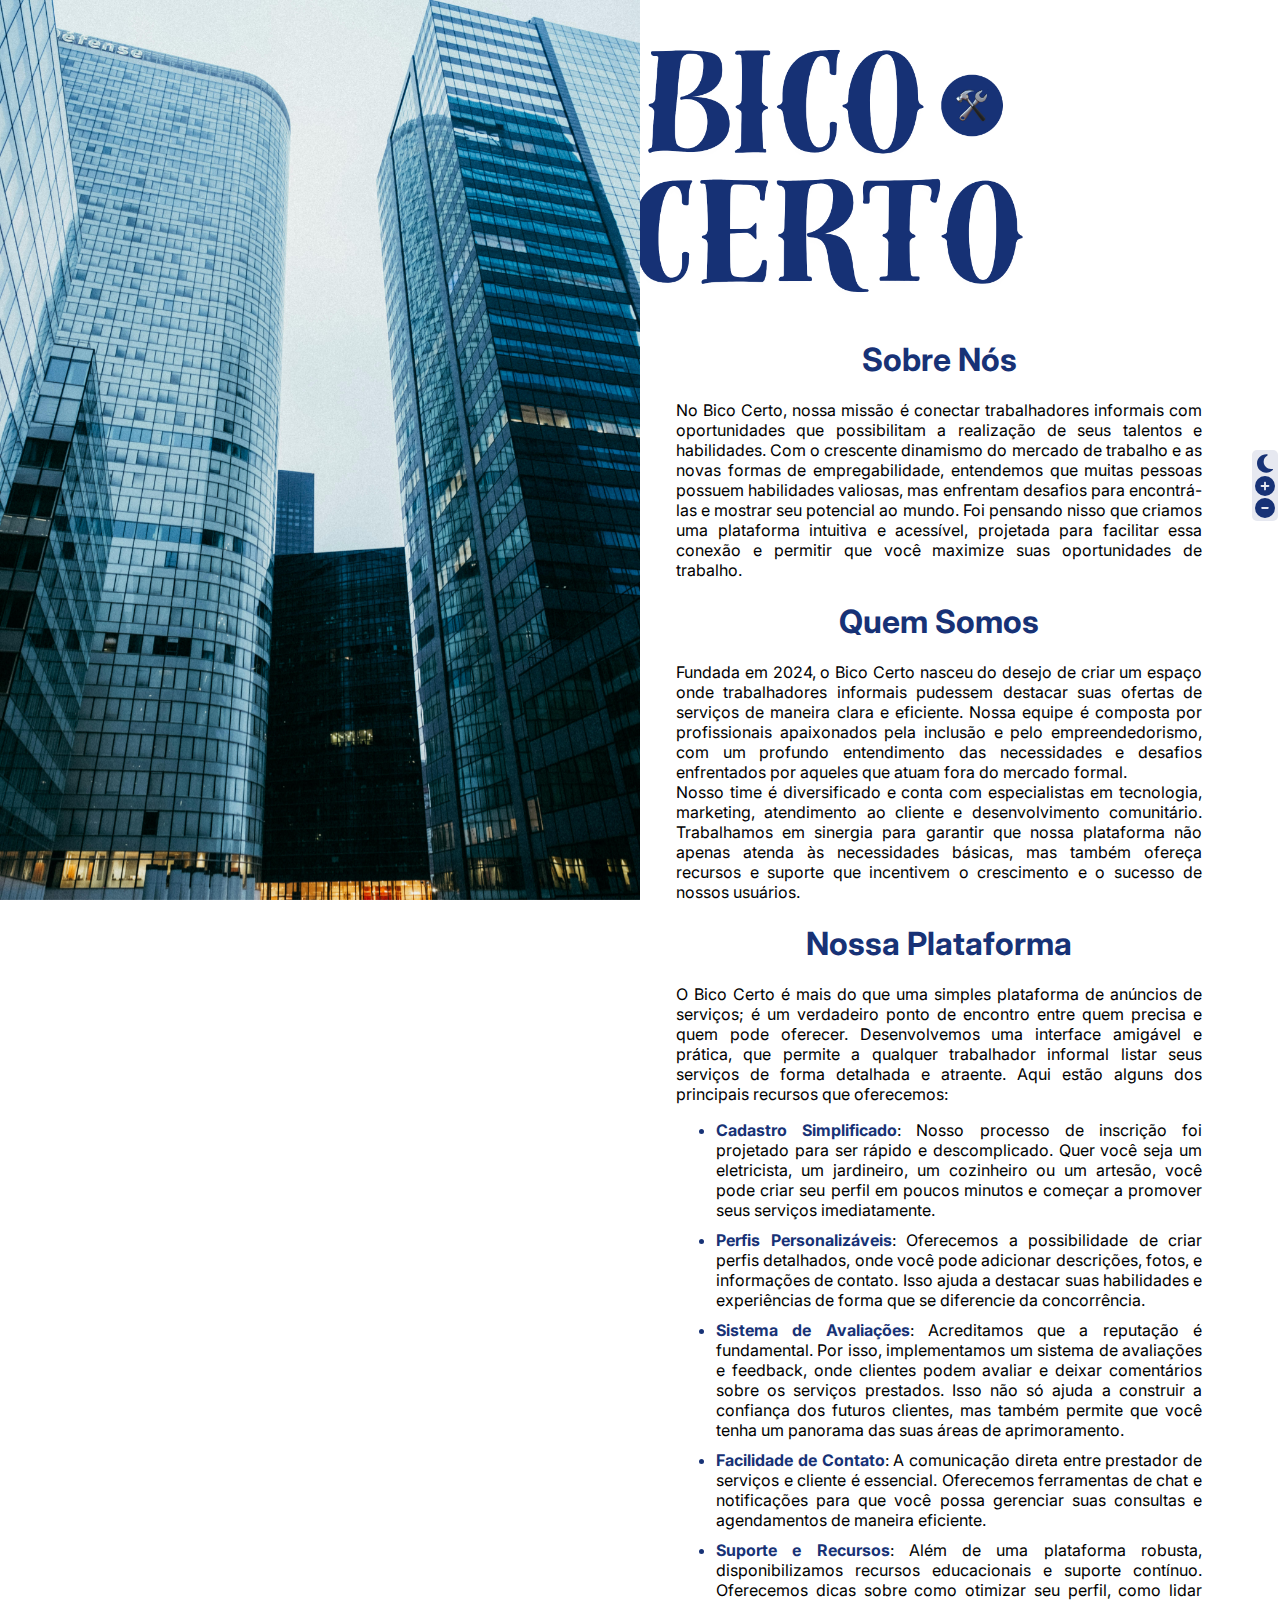
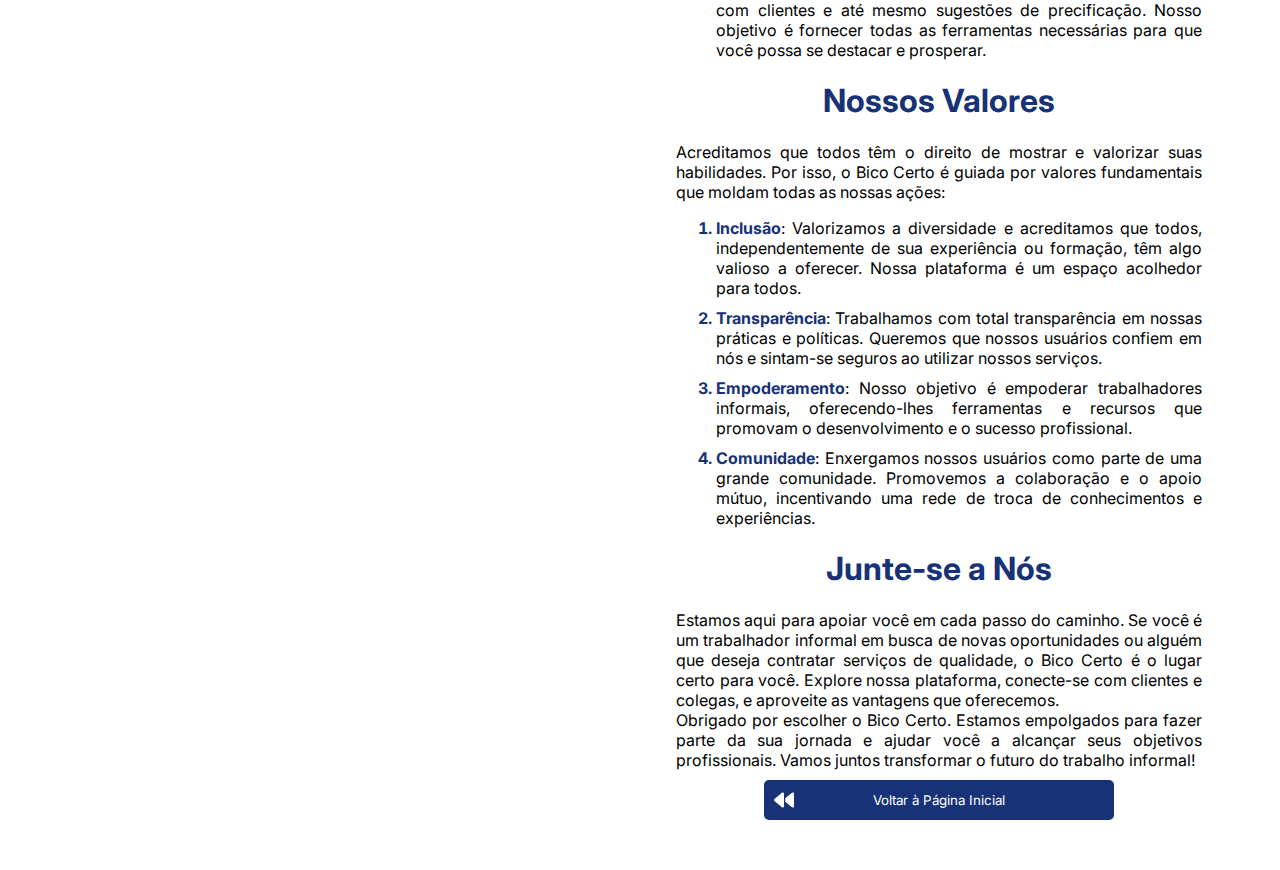
<file: paginas/sobrenos.html>
<!DOCTYPE html>
<html lang="pt-BR">
<head>
    <meta charset="UTF-8">
    <meta name="viewport" content="width=device-width, initial-scale=1.0">
    <title>Sobre Nós</title>
    <link rel="icon" href="../imagens/icones-aba/icone16.ico" sizes="16x16">
    <link rel="icon" href="../imagens/icones-aba/icone24.ico" sizes="24x24">
    <link rel="icon" href="../imagens/icones-aba/icone32.ico" sizes="32x32">
    <link rel="icon" href="../imagens/icones-aba/icone48.ico" sizes="48x48">
    <link rel="stylesheet" href="../css/sobrenos.css">
</head>
<body>
    <div class="container">
        <div class="container-esquerdo">
            <img src="../imagens/imagem-sobre-nos.jpg" class="imagem">
        </div>
        <div class="container-direito" id="container-direito">
            <img src="../imagens/logomarca.png" class="logomarca" id="logomarca">
            <img src="../imagens/logomarca-dark-mode.png" class="logomarca-dark-mode" id="logomarca-dark-mode">
            <article>
                <h1>
                    Sobre Nós
                </h1>
                <p>
                    No Bico Certo, nossa missão é conectar trabalhadores informais com oportunidades que possibilitam a realização de seus talentos e habilidades. Com o crescente dinamismo do mercado de trabalho e as novas formas de empregabilidade, entendemos que muitas pessoas possuem habilidades valiosas, mas enfrentam desafios para encontrá-las e mostrar seu potencial ao mundo. Foi pensando nisso que criamos uma plataforma intuitiva e acessível, projetada para facilitar essa conexão e permitir que você maximize suas oportunidades de trabalho.
                </p>
            </article>
            <article>
                <h1>
                    Quem Somos
                </h1>
                <p>
                    Fundada em 2024, o Bico Certo nasceu do desejo de criar um espaço onde trabalhadores informais pudessem destacar suas ofertas de serviços de maneira clara e eficiente. Nossa equipe é composta por profissionais apaixonados pela inclusão e pelo empreendedorismo, com um profundo entendimento das necessidades e desafios enfrentados por aqueles que atuam fora do mercado formal.
                    <br>
                    Nosso time é diversificado e conta com especialistas em tecnologia, marketing, atendimento ao cliente e desenvolvimento comunitário. Trabalhamos em sinergia para garantir que nossa plataforma não apenas atenda às necessidades básicas, mas também ofereça recursos e suporte que incentivem o crescimento e o sucesso de nossos usuários.
                </p>
            </article>
            <article>
                <h1>
                    Nossa Plataforma
                </h1>
                <p>
                    O Bico Certo é mais do que uma simples plataforma de anúncios de serviços; é um verdadeiro ponto de encontro entre quem precisa e quem pode oferecer. Desenvolvemos uma interface amigável e prática, que permite a qualquer trabalhador informal listar seus serviços de forma detalhada e atraente. Aqui estão alguns dos principais recursos que oferecemos:
                </p>
                <ul>
                    <li>
                        <b>Cadastro Simplificado</b>: Nosso processo de inscrição foi projetado para ser rápido e descomplicado. Quer você seja um eletricista, um jardineiro, um cozinheiro ou um artesão, você pode criar seu perfil em poucos minutos e começar a promover seus serviços imediatamente.
                    </li>
                    <li>
                        <b>Perfis Personalizáveis</b>: Oferecemos a possibilidade de criar perfis detalhados, onde você pode adicionar descrições, fotos, e informações de contato. Isso ajuda a destacar suas habilidades e experiências de forma que se diferencie da concorrência.
                    </li>
                    <li>
                        <b>Sistema de Avaliações</b>: Acreditamos que a reputação é fundamental. Por isso, implementamos um sistema de avaliações e feedback, onde clientes podem avaliar e deixar comentários sobre os serviços prestados. Isso não só ajuda a construir a confiança dos futuros clientes, mas também permite que você tenha um panorama das suas áreas de aprimoramento.
                    </li>
                    <li>
                        <b>Facilidade de Contato</b>: A comunicação direta entre prestador de serviços e cliente é essencial. Oferecemos ferramentas de chat e notificações para que você possa gerenciar suas consultas e agendamentos de maneira eficiente.
                    </li>
                    <li>
                        <b>Suporte e Recursos</b>: Além de uma plataforma robusta, disponibilizamos recursos educacionais e suporte contínuo. Oferecemos dicas sobre como otimizar seu perfil, como lidar com clientes e até mesmo sugestões de precificação. Nosso objetivo é fornecer todas as ferramentas necessárias para que você possa se destacar e prosperar.
                    </li>
                </ul>
            </article>
            <article>
                <h1>
                    Nossos Valores
                </h1>
                <p>
                    Acreditamos que todos têm o direito de mostrar e valorizar suas habilidades. Por isso, o Bico Certo é guiada por valores fundamentais que moldam todas as nossas ações:
                </p>
                <ol>
                    <li>
                        <b>Inclusão</b>: Valorizamos a diversidade e acreditamos que todos, independentemente de sua experiência ou formação, têm algo valioso a oferecer. Nossa plataforma é um espaço acolhedor para todos.
                    </li>
                    <li>
                        <b>Transparência</b>: Trabalhamos com total transparência em nossas práticas e políticas. Queremos que nossos usuários confiem em nós e sintam-se seguros ao utilizar nossos serviços.
                    </li>
                    <li>
                        <b>Empoderamento</b>: Nosso objetivo é empoderar trabalhadores informais, oferecendo-lhes ferramentas e recursos que promovam o desenvolvimento e o sucesso profissional.
                    </li>
                    <li>
                        <b>Comunidade</b>: Enxergamos nossos usuários como parte de uma grande comunidade. Promovemos a colaboração e o apoio mútuo, incentivando uma rede de troca de conhecimentos e experiências.
                    </li>
                </ol>
            </article>
            <article>
                <h1>
                    Junte-se a Nós
                </h1>
                <p>
                    Estamos aqui para apoiar você em cada passo do caminho. Se você é um trabalhador informal em busca de novas oportunidades ou alguém que deseja contratar serviços de qualidade, o Bico Certo é o lugar certo para você. Explore nossa plataforma, conecte-se com clientes e colegas, e aproveite as vantagens que oferecemos.
                    <br>
                    Obrigado por escolher o Bico Certo. Estamos empolgados para fazer parte da sua jornada e ajudar você a alcançar seus objetivos profissionais. Vamos juntos transformar o futuro do trabalho informal!
                </p>
            </article>
            <a href="../index.html" class="botao-de-voltar-a-pagina-inicial">
                <span>Voltar à Página Inicial</span>
            </a>
        </div>
        <div class="acessibility-buttons">
            <div class="acessibility-panel">
            <img onclick="LightMode()" id="btnLightMode" src="../imagens/white-and-dark-mode/sun-solid.svg" class="botao-white-mode">
            <img onclick="DarkMode()" id="btnDarkMode" src="../imagens/white-and-dark-mode/moon-solid.svg" class="botao-dark-mode">
            <img id="aumentarZoom" onclick="aumentarZoom()" src="../imagens/acessibilidade/circle-plus-solid.svg" class="acessibilidade-mais">
            <img id="abaixarZoom" onclick="abaixarZoom()" src="../imagens/acessibilidade/circle-minus-solid.svg" class="acessibilidade-menos">
            <img id="aumentarZoomDM" onclick="aumentarZoom()" src="../imagens/white-and-dark-mode/circle-plus-solid.svg" class="acessibilidade-mais lm-dm">
            <img id="abaixarZoomDM" onclick="abaixarZoom()" src="../imagens/white-and-dark-mode/circle-minus-solid.svg" class="acessibilidade-menos lm-dm">
            </div>
        </div>
    </div>
    <script src="../script/sobre-nos/acessibilidade.js"></script>
    <script src="../script/sobre-nos/light-and-dark-mode.js"></script>
</body>
</html>
</file>
<file: css/cadastrado-bem-sucedido.css>
/* Importação da Fonte "Inter" da API do Google */
@import url('https://fonts.googleapis.com/css2?family=Inter:ital,opsz,wght@0,14..32,100..900;1,14..32,100..900&display=swap');

/* Fonte "Inter" Como Padrão Para Todo o Site */
* {
    font-family: "Inter", Arial;
    transition: all 0.15s;
}

/* Cores do Light e Dark Mode */
:root {
    --primary-color: rgb(23,50,118);
    --secondary-color: White;
}

.dark-mode {
    --primary-color: white;
    --secondary-color: #121212;
}

/* Responsividade de Largura e Altura */
@media (max-width: 1000px) {

    .container {
        flex-direction: column;
    }

    div.container-esquerdo {
        flex-basis: 15vh;
    }

    div.container-esquerdo > .imagem {
        object-position: 0 20%;
        width: 100%;
        height: 15%;
    }

    #container-direito {
        flex-basis: 85vh;
    }
}

@media (max-height: 700px) {

    img.logomarca {
        width: 50vh;
    }

    img.logomarca-dark-mode {
        width: 50vh;
    }

}

/* Margens e Padding's Zerados do Body */
body {
    margin: 0;
    padding: 0;
}

/* Scrollbar Personalizada*/
body::-webkit-scrollbar {
    width: 2px;
}

body::-webkit-scrollbar-track {
    background-color: rgb(160, 160, 160);
}

body::-webkit-scrollbar-thumb {
    background-color: var(--primary-color);
}

/* Container - Engloba o Lado Esquerdo e Direito*/
.container {
    display: flex;
    height: 100vh;
}

/* Container Esquerdo */
.container-esquerdo {
    flex: 1;
}

.imagem {
    width: 50%;
    height: 100%;
    object-fit: cover;
    object-position: 30%;
    transform: scaleX(-1);
    position: fixed;
}

/* Container Direito */
.container-direito {
    flex: 1;
    justify-content: center;
    align-items: center;
    display: flex;
    flex-direction: column;
    background-color: var(--secondary-color);
}

/* Imagem da Logomarca no Container Direito */
.logomarca,
.logomarca-dark-mode {
    width: 400px;
    max-width: 100%;
    margin-bottom: 19px;
}

.logomarca-dark-mode {
    display: none;
}

/* Subtítulo de Muito Obrigado */
.muito-obrigado {
    color: var(--primary-color);
    margin-bottom: 0;
}

/* Botão de Voltar à Pagina Inicial */
.botao-de-entrar {
    font-size: 13.333px;
    display: inline-block;
    background-color: var(--primary-color);
    color: var(--secondary-color);
    border-radius: 5px;
    cursor: pointer;
    border: none;
    margin-top: 5px;
    transition: all 0.15s;
    box-sizing: border-box;
    width: 300px;
    height: 40px;
    background-image: url(../imagens/icone-botoes/right-to-bracket-solid.svg);
    background-size: 20px;
    background-repeat: no-repeat;
    background-position: 10px;
}

.botao-de-entrar:hover {
    opacity: 0.8;
}

.botao-de-entrar:active {
    opacity: 0.6;
}

/* Mensagem de Obrigado*/
.obrigado {
    margin-left: 10px;
    margin-right: 10px;
    text-align: center;
}

/* "Botões" de Acessibilidade */
.acessibility-buttons {
    margin-right: 2px;
}

.acessibility-buttons > div {
    display: flex;
    flex-direction: column;
    position: sticky;
    top: 50%;
    bottom: 50%;
    gap: 2px;
    padding: 3px;
    border-radius: 5px;
    background-color: rgba(23, 50, 118, 0.11);
}
/* "Botões" de Acessibilidade */
.acessibilidade-mais,
.acessibilidade-menos {
    transition: all 0.50s;
    width: 20px;
}

.acessibilidade-mais:hover,
.acessibilidade-menos:hover {
    cursor: pointer;
    opacity: 0.8;
}

/* O Código abaixo faz os botões "brancos" que aparecem no Dark Mode não carregarem na página de imediato */
.lm-dm {
    display: none;
}

/* Botões de White e Dark Mode */
.botao-white-mode,
.botao-dark-mode {
    transition: all 0.50s;
    align-self: center;
}

.botao-white-mode {
    width: 20px;
    display: none;
}

.botao-dark-mode {
    width: 16px;
}

.botao-white-mode:hover,
.botao-dark-mode:hover {
    cursor: pointer;
    opacity: 0.8;
}
</file>
<file: css/cadastro.css>
/* Importação da Fonte "Inter" da API do Google */
@import url('https://fonts.googleapis.com/css2?family=Inter:ital,opsz,wght@0,14..32,100..900;1,14..32,100..900&display=swap');

/* Fonte "Inter" Como Padrão Para Todo o Site */
* {
    font-family: "Inter", Arial;
    transition: all 0.15s;
}

/* Cores do Light e Dark Mode */
:root {
    --primary-color: rgb(23,50,118);
    --secondary-color: White;
}

.dark-mode {
    --primary-color: white;
    --secondary-color: #121212;
}

/* Responsividade de Largura */
@media (max-width: 1980px) {

    div.coluna1,
    div.coluna2,
    div.coluna3 {
        grid-template-columns: 1fr 1fr;
    }

}

@media (max-width: 1400px) {

    .container-esquerdo {
        display: none;
    }

    div.coluna1,
    div.coluna2,
    div.coluna3 {
        grid-template-columns: 1fr 1fr 1fr;
    }

}

@media (max-width: 990px) {

    div.coluna1,
    div.coluna2,
    div.coluna3 {
        grid-template-columns: 1fr 1fr;
    }

}

@media (max-width: 700px) {

    div.coluna1,
    div.coluna2,
    div.coluna3 {
        grid-template-columns: 1fr;
        display: flex;
        flex-direction: column;
        justify-content: center;
        align-items: center;
    }

    span.span-required {
        width: 100%;
        font-size: 15px;
    }

    input.required,
    select#sexo,
    input#ponto-de-referencia,
    select#prestador-opcoes,
    button.botao-de-cadastrar-usuario,
    button.botao-de-limpar-formulario,
    a.botao-de-voltar-a-pagina-inicial,
    div.contratante,
    div.prestador {
        width: 90%;
        text-align: center;
    }

    .coluna4 > div {
        display: flex;
        flex-direction: column;
        justify-content: center;
        align-items: center;
        gap: 20px;
    }

    div.campo {
        width: 100%;
    }

    div.contratante input + label:before,
    div.prestador input + label:before {
        display: block;
        margin: 0 auto;
    }

}

@media (max-height: 700px) {

    img.logomarca {
        width: 50vh;
    }

    img.logomarca-dark-mode {
        width: 50vh;
    }

}

/* Margens e Padding's Zerados do Body */
body {
    margin: 0;
    padding: 0;
}

/* Scrollbar Personalizada*/
body::-webkit-scrollbar {
    width: 2px;
}

body::-webkit-scrollbar-track {
    background-color: rgb(160, 160, 160);
}

body::-webkit-scrollbar-thumb {
    background-color: var(--primary-color);
}

/* Título de Informações Pessoais, Localização e Informação da Conta*/
h1,
h3 {
    color: var(--primary-color);
}

/* Lista de Opções de Sexo e Quais tipos de Serviços o Prestador Irá Oferecer */
option {
    color: black;
    background-color: white;
}

/* Mensagem de Erro */
.span-required {
    display: none;
    font-size: 13px;
    margin-top: 5px;
    align-self: center;
    width: 300px;
}

/* Container - Engloba o Lado Esquerdo e Direito*/
.container {
    display: flex;
}

/* MODAL */
.modal {
    width: 100%;
    height: 100%;
    background-color: rgba(140, 140, 140, 0.3);
    backdrop-filter: blur(2px);
    z-index: 2;
    position: fixed;
    display: none;
    justify-content: center;
    align-items: center;
}

.modal-box {
    width: 200px;
    height: fit-content;
    border-radius: 20px;
    padding: 20px;
    background-color: var(--secondary-color);
    display: flex;
    z-index: 3;
    gap: 10px;
    flex-direction: column;
}

.modal-title {
    text-align: center;
    color: var(--primary-color);
}

.modal-button {
    height: 35px;
    background-color: var(--primary-color);
    color: var(--secondary-color);
    border: 0;
    border-radius: 5px;
}

.modal-button:hover {
    opacity: 0.8;
    cursor: pointer;
}

.modal-button:active {
    opacity: 0.6;
}

/* Container Esquerdo */
.container-esquerdo {
    flex: 1;
}

.imagem {
    width: 50%;
    height: 100%;
    object-fit: cover;
    object-position: 70%;
    transform: scaleX(-1);
    position: fixed;
}

/* Container Direito */
.container-direito {
    margin-top: 5vh;
    margin-bottom: 5vh;
    flex: 1;
    justify-content: center;
    align-items: center;
    display: flex;
    flex-direction: column;
    text-align: center;
    background-color: var(--secondary-color);
}

#form {
    display: flex;
    flex-direction: column;
}

.coluna1,
.coluna2,
.coluna3 {
    display: grid;
    grid-template-columns: 1fr 1fr 1fr;
    justify-content: center;
    gap: 40px;
}

.coluna2,
.coluna3 {
    margin-top: 30px;
}

/* Imagem da Logomarca no Container Direito */
.logomarca,
.logomarca-dark-mode {
    width: 300px;
    max-width: 100%;
    margin-bottom: 20px;
}

.logomarca-dark-mode {
    display: none;
}

/* Ícone dentro dos input's */
.nome {
    background: url(../imagens/icones-pagina-registro/icone-nome.svg) no-repeat left;
}

.email {
    background: url(../imagens/icones-pagina-registro/icone-email.svg) no-repeat left;
}

.data-de-nascimento {
    background: url(../imagens/icones-pagina-registro/icone-calendario.svg) no-repeat left;
    cursor: pointer;
}

#sexo {
    background: url(../imagens/icones-pagina-registro/icone-sexo.svg) no-repeat left;
    border: none;
    border-bottom: 2px solid var(--primary-color);
    height: 40px;
    width: 300px;
    outline: none;
    background-size: 20px;
    background-position: 10px;
    border-radius: 5px;
    cursor: pointer;;
    box-sizing: border-box;
    padding: 0;
}
.cpf {
    background: url(../imagens/icones-pagina-registro/icone-cpf.svg) no-repeat left;
}

.celular {
    background: url(../imagens/icones-pagina-registro/icone-celular.svg) no-repeat left;
}

.cep {
    background: url(../imagens/icones-pagina-registro/icone-cep.svg) no-repeat left;
}

.rua {
    background: url(../imagens/icones-pagina-registro/icone-rua.svg) no-repeat left;
}

.estado {
    background: url(../imagens/icones-pagina-registro/icone-estado.svg) no-repeat left;
}

.cidade {
    background: url(../imagens/icones-pagina-registro/icone-cidade.svg) no-repeat left;
}

.numero {
    background: url(../imagens/icones-pagina-registro/icone-numero.svg) no-repeat left;
}

.bairro {
    background: url(../imagens/icones-pagina-registro/icone-bairro.svg) no-repeat left;
}

.complemento {
    background: url(../imagens/icones-pagina-registro/icone-complemento.svg) no-repeat left;
}

.ponto-de-referencia {
    background: url(../imagens/icones-pagina-registro/icone-ponto-de-referencia.svg) no-repeat left;
}

.login {
    background: url(../imagens/icones-pagina-registro/icone-login.svg) no-repeat left;
}

.senha {
    background: url(../imagens/icones-pagina-registro/icone-senha.svg) no-repeat left;
}

.confirmar-senha {
    background: url(../imagens/icones-pagina-registro/icone-confirmar-senha.svg) no-repeat left;
}

/* Estilização dos Inputs*/
.required,
.ponto-de-referencia {
    border: none;
    border-bottom: 2px solid var(--primary-color);
    text-align: center;
    width: 300px;
    height: 40px;
    background-position: 10px;
    background-size: 14px;
    outline: none;
    align-self: center;
    border-radius: 5px;
    background-color: var(--secondary-color);
    transition: all 0.15s;
    box-sizing: border-box;
    box-shadow: rgba(105, 105, 105, 0.25) 0px 1px 1px, rgba(151, 151, 151, 0.13) 0px 0px 1px 1px;
}

/* Alinha horizontalmente a caixa do "Date" com as outras caixas de seleção */
input[type="date"] {
    padding-top: 6px;
    padding-bottom: 6px;
}

/* Removeção do Ícone Padrão de Calendário */
input[type="date"]::-webkit-calendar-picker-indicator {
    display: none;
}

/* Contratante ou Prestador */
.coluna4 {
    display: flex;
    align-items: center;
    justify-content: center;
}

.coluna4 > div {
    text-align: left;
}
.contratante input,
.prestador input {
    display: none;
}

.contratante input + label:before,
.prestador input + label:before {
    display: inline-block;
    content: '';
    width: 45px;
    height: 45px;
    border-radius: 50%;
    border: 2px solid var(--primary-color);
    vertical-align: middle;
    margin-bottom: 3px;
    margin-right: 5px;
}

.contratante input:checked + label:before,
.prestador input:checked + label:before {
    background: url(../imagens/prestador-contratante/icone-contratante.png) no-repeat;
    background-size: 45px;
    background-position: center;
    transition: all 1s;
}

.prestador input:checked + label:before {
    background: url(../imagens/prestador-contratante/icone-prestador.png) no-repeat;
    background-size: 45px;
}

.contratante input:not(:checked) + label:before {
    filter: opacity(0.2);
    background: url(../imagens/prestador-contratante/icone-contratante.png) no-repeat;
    background-size: 45px;
    background-position: center;
    transition: all 1s;
}
.prestador input:not(:checked) + label:before {
    filter: opacity(0.2);
    background: url(../imagens/prestador-contratante/icone-prestador.png) no-repeat;
    background-size: 45px;
    background-position: center;
    transition: all 1s;
    
}

/* Que tipo de serviço você deseja ofecer na plataforma? */
#coluna5 {
    display: none;
}

.services {
    display: flex;
    flex-direction: column;
}

.services > select {
    width: 532px;
    height: 40px;
    margin-bottom: 15px;
    border: none;
    border-bottom: 2px solid var(--primary-color);
    background-color: transparent;
    outline: none;
    cursor: pointer;
    border-radius: 5px;
    box-shadow: rgba(105, 105, 105, 0.25) 0px 1px 1px, rgba(151, 151, 151, 0.13) 0px 0px 1px 1px;

}

.services > select#prestador-opcoes {
    padding: 0;
    margin: 0;
}

optgroup {
    color: black;
}

optgroup > option {
    margin-left: 0;
    padding-left: 0;
    text-align: left;
}

/* FOTO DE PERFIL */
.coluna6 {
    display: flex;
    gap: 20px;
    flex-direction: column;
    justify-content: center;
    align-items: center;
}

.btn-profile-photo {
    width: 87px;
}

.profile-photo-preview {
    display: none;
    width: 200px;
    height: 200px;
    border-radius: 50%;
}

/* CONTAINER DE BOTÕES */
.buttons-container {
    margin-top: 20px;
    display: flex;
    flex-direction: column;
    align-items: center;
    justify-content: center;
}


/* Botões de Cadastro e Voltar à Página Inicial*/
.botao-de-cadastrar-usuario,
.botao-de-limpar-formulario,
.botao-de-voltar-a-pagina-inicial {
    cursor: pointer;
    font-size: 13.333px;
    display: inline-block;
    background-color: var(--primary-color);
    color: var(--secondary-color);
    border-radius: 5px;
    border: none;
    margin-top: 5px;
    transition: all 0.15s;
    box-sizing: border-box;
    width: 266px;
    height: 40px;
    background-image: url(../imagens/icone-botoes/user-plus-solid.svg);
    background-size: 20px;
    background-repeat: no-repeat;
    background-position: 10px;
    vertical-align: middle;
}

.botao-de-voltar-a-pagina-inicial {
    text-decoration: none;
    background-image: url(../imagens/icone-botoes/backward-solid.svg);
}

.botao-de-limpar-formulario {
    background-size: 24px;
    background-image: url(../imagens/icone-botoes/broom-icon.svg);
}

.botao-de-cadastrar-usuario:hover,
.botao-de-limpar-formulario:hover,
.botao-de-voltar-a-pagina-inicial:hover {
    opacity: 0.8;
}

.botao-de-cadastrar-usuario:active,
.botao-de-limpar-formulario:active,
.botao-de-voltar-a-pagina-inicial:active {
    opacity: 0.6;
}

a > span {
    position: relative;
    top: 12px;
}

/* "Botões" de Acessibilidade */
.acessibility-buttons {
    margin-right: 2px;
    z-index: 2;
}

.acessibility-buttons > div {
    display: flex;
    flex-direction: column;
    position: sticky;
    top: 50%;
    bottom: 50%;
    gap: 2px;
    padding: 3px;
    border-radius: 5px;
    background-color: rgba(23, 50, 118, 0.11);
}
/* "Botões" de Acessibilidade */
.acessibilidade-mais,
.acessibilidade-menos {
    transition: all 0.50s;
    width: 20px;
}

.acessibilidade-mais:hover,
.acessibilidade-menos:hover {
    cursor: pointer;
    opacity: 0.8;
}

/* O Código abaixo faz os botões "brancos" que aparecem no Dark Mode não carregarem na página de imediato */
.lm-dm {
    display: none;
}

/* Botões de White e Dark Mode */
.botao-white-mode,
.botao-dark-mode {
    transition: all 0.50s;
    align-self: center;
}

.botao-white-mode {
    width: 20px;
    display: none;
}

.botao-dark-mode {
    width: 16px;
}

.botao-white-mode:hover,
.botao-dark-mode:hover {
    cursor: pointer;
    opacity: 0.8;
}
</file>
<file: css/contato.css>
/* Importação da Fonte "Inter" da API do Google */
@import url('https://fonts.googleapis.com/css2?family=Inter:ital,opsz,wght@0,14..32,100..900;1,14..32,100..900&display=swap');

/* Fonte "Inter" Como Padrão Para Todo o Site */
* {
    font-family: "Inter", Arial;
    transition: all 0.15s;
}

/* Cores do Light e Dark Mode */
:root {
    --primary-color: rgb(23,50,118);
    --secondary-color: White;
}

.dark-mode {
    --primary-color: white;
    --secondary-color: #121212;
}

/* Responsividade de Altura e Largura */
@media (max-width: 1000px) {

    div.container-esquerdo {
        flex: 0;
    }

    div.container-esquerdo > img {
        display: none;
    }

}

@media (max-width: 700px) {

    form {
        width: 100%
    }

    input#nome,
    input#email,
    textarea#mensagem {
        width: 90%;
    }

    button.botao-de-enviar,
    a.botao-de-voltar-a-pagina-inicial {
        width: 90%;
    }

}

@media (max-width: 500px) {

    .campo {
    display: flex;
    flex-direction: column;
    align-items: center;
    justify-content: center;
    }

    div.container-direito {
        width: 300px;
    }

    img#logomarca.logomarca,
    img#logomarca-dark-mode {
        width: 250px;
    }

    input#nome,
    input#email,
    textarea#mensagem {
        width: 250px;
    }

    button.botao-de-enviar,
    a.botao-de-voltar-a-pagina-inicial {
        width: 250px;
        display: block;
        margin-bottom: 5px;
    }

}

@media (max-height: 1000px) {

    img.logomarca {
        width: 50vh;
    }

    img.logomarca-dark-mode {
        width: 50vh;
    }

}

/* Scrollbar Personalizada*/
body::-webkit-scrollbar {
    width: 2px;
}

body::-webkit-scrollbar-track {
    background-color: rgb(160, 160, 160);
}

body::-webkit-scrollbar-thumb {
    background-color: var(--primary-color)
}

/* Margens e Padding's Zerados do Body */
body {
    margin: 0;
    padding: 0;
}

/* Container - Engloba o Lado Esquerdo e Direito*/
.container {
    display: flex;
}

/* Container Esquerdo */
.container-esquerdo {
    flex: 1;
}

.imagem {
    width: 50%;
    height: 100%;
    object-fit: cover;
    position: fixed;
    object-position: 75%;
    transform: scaleX(-1);
    
}

/* Container Direito */
.container-direito {
    flex: 1;
    justify-items: center;
    align-content: center;
    height: 100vh;
    text-align: center;
    background-color: var(--secondary-color);
}

/* Imagem da Logomarca no Container Direito */
.logomarca,
.logomarca-dark-mode {
    width: 400px;
    max-width: 100%;
    margin-bottom: 19px;
}

.logomarca-dark-mode {
    display: none;
}

/* Divisões dos Campos */
.campo {
    margin-top: 5px;
}

/* Estilização dos Input's de Nome, E-Mail e Mensagem */
.nome,
.email,
.mensagem {
    text-align: center;
    border: none;
    border-bottom: 2px solid var(--primary-color);
    margin-top: 5px;
    outline: none;
    width: 400px;
    box-sizing: border-box;
    border-radius: 5px;
    height: 40px;
    transition: all 0.15s;
    padding-left: 30px;
    padding-right: 30px;
    box-shadow: rgba(105, 105, 105, 0.25) 0px 1px 1px, rgba(151, 151, 151, 0.13) 0px 0px 1px 1px;
}

/* Estilização da Caixa de Texto da Mensagem */
.mensagem {
    resize: none;
    height: 300px;
    transition: all 0.50s;
    padding: 10px 5px;
    background-color: transparent;
}


/* /* Ícones Dentro dos Input's e Estilização Dos Mesmos */
.nome {
    background: url(../imagens/icones-pagina-registro/icone-nome.svg) no-repeat left;
    background-position: 10px;
    background-size: 14px;
}

.email {
    background: url(../imagens/icones-pagina-registro/icone-email.svg) no-repeat left;
    background-position: 10px;
    background-size: 14px;
}

/* Estilização do Botão de Enviar e Voltar à Página Inicial */
.botao-de-enviar {
    display: inline-block;
    background-color: var(--primary-color);
    color: var(--secondary-color);
    border-radius: 5px;
    cursor: pointer;
    border: none;
    margin-top: 5px;
    transition: all 0.15s;
    box-sizing: border-box;
    width: 200px;
    height: 40px;
    background-image: url(../imagens/icone-botoes/paper-plane-solid.svg);
    background-size: 18px;
    background-repeat: no-repeat;
    background-position: 10px;
    vertical-align: middle;
}

.botao-de-voltar-a-pagina-inicial {
    display: inline-block;
    font-size: 13.333px;
    cursor: pointer;
    border: none;
    width: 200px;    
    box-sizing: border-box;
    margin-top: 5px;
    transition: all 0.15s;
    background-color: var(--primary-color);
    color: var(--secondary-color);
    border-radius: 5px;
    text-decoration: none;
    height: 40px;
    background-image: url(../imagens/icone-botoes/backward-solid.svg);
    background-size: 18px;
    background-repeat: no-repeat;
    background-position: 11px;
    vertical-align: middle;
}

a > span {
    position: relative;
    top: 12px;
    left: 9px;
}

.botao-de-enviar:hover,
.botao-de-voltar-a-pagina-inicial:hover {
    opacity: 0.8;
}

.botao-de-enviar:active,
.botao-de-voltar-a-pagina-inicial:active {
    opacity: 0.6;
}

/* Mensagem de Erro */
.span-required {
    display: none;
    font-size: 13px;
    margin-top: 5px;
}

.acessibility-buttons {
    margin-right: 2px;
}

.acessibility-buttons > div {
    display: flex;
    flex-direction: column;
    position: sticky;
    top: 50%;
    bottom: 50%;
    gap: 2px;
    padding: 3px;
    border-radius: 5px;
    background-color: rgba(23, 50, 118, 0.11);
}
/* "Botões" de Acessibilidade */
.acessibilidade-mais,
.acessibilidade-menos {
    transition: all 0.50s;
    width: 20px;
}

.acessibilidade-mais:hover,
.acessibilidade-menos:hover {
    cursor: pointer;
    opacity: 0.8;
}

/* O Código abaixo faz os botões "brancos" que aparecem no Dark Mode não carregarem na página de imediato */
.lm-dm {
    display: none;
}

/* Botões de White e Dark Mode */
.botao-white-mode,
.botao-dark-mode {
    transition: all 0.50s;
    align-self: center;
}

.botao-white-mode {
    width: 20px;
    display: none;
}

.botao-dark-mode {
    width: 16px;
}

.botao-white-mode:hover,
.botao-dark-mode:hover {
    cursor: pointer;
    opacity: 0.8;
}
</file>
<file: css/esqueci-minha-senha.css>
/* Importação da Fonte "Inter" da API do Google */
@import url('https://fonts.googleapis.com/css2?family=Inter:ital,opsz,wght@0,14..32,100..900;1,14..32,100..900&display=swap');

/* Fonte "Inter" Como Padrão Para Todo o Site */
* {
    font-family: "Inter", Arial;
    transition: all 0.15s;
}

/* Cores do Light e Dark Mode */
:root {
    --primary-color: rgb(23,50,118);
    --secondary-color: White;
}

.dark-mode {
    --primary-color: white;
    --secondary-color: #121212;
}

/* Responsividade de Largura */
@media (max-width: 700px) {

    .container-esquerdo {
        display: none;
    }

}

@media (max-height: 700px) {

    img.logomarca {
        width: 50vh;
    }

    img.logomarca-dark-mode {
        width: 50vh;
    }

}

/* Margens e Padding's Zerados do Body */
body {
    margin: 0;
    padding: 0;
}

/* Scrollbar Personalizada*/
body::-webkit-scrollbar {
    width: 2px;
}

body::-webkit-scrollbar-track {
    background-color: rgb(160, 160, 160);
}

body::-webkit-scrollbar-thumb {
    background-color: var(--primary-color);
}

/* Mensagem de Erro */
.span-required {
    display: none;
    font-size: 13px;
    margin-top: 5px;
}

/* Container - Engloba o Lado Esquerdo e Direito*/
.container {
    display: flex;
}

/* Container Esquerdo */
.container-esquerdo {
    flex: 1;
}

.imagem {
    width: 50%;
    height: 100%;
    object-fit: cover;
    object-position: 90%;
    position: fixed;
}

/* Container Direito */
.container-direito {
    flex: 1;
    justify-content: center;
    align-items: center;
    display: flex;
    flex-direction: column;
    text-align: center;
    background-color: var(--secondary-color);
    height: 100vh;
    min-height: fit-content;
}

/* Imagem da Logomarca no Container Direito */
.logomarca,
.logomarca-dark-mode {
    width: 300px;
    max-width: 100%;
    margin-bottom: 0;
}

.logomarca-dark-mode {
    display: none;
}

/* Ícones Dentro dos Input's */
.email {
    background: url(../imagens/icones-pagina-registro/icone-email.svg) no-repeat left;
    border: none;
    border-bottom: 2px solid var(--primary-color);
    text-align: center;
    width: 350px;
    background-position: 10px;
    background-size: 14px;
    outline: none;
    box-sizing: border-box;
    height: 40px;
    border-radius: 5px;
    margin-top: 20px;
    padding-left: 30px;
    padding-right: 30px;
    box-shadow: rgba(105, 105, 105, 0.25) 0px 1px 1px, rgba(151, 151, 151, 0.13) 0px 0px 1px 1px;
    transition: all 0.15s;
}

.botao-enviar-link {
    font-size: 13.333px;
    display: block;
    background-color: var(--primary-color);
    color: var(--secondary-color);
    border-radius: 5px;
    cursor: pointer;
    border: none;
    margin-top: 10px;
    transition: all 0.15s;
    box-sizing: border-box;
    width: 350px;
    height: 40px;
    background-image: url(../imagens/icone-botoes/paper-plane-solid.svg);
    background-size: 20px;
    background-repeat: no-repeat;
    background-position: 10px;
    margin-bottom: 20px;
}

.botao-enviar-link:hover {
    opacity: 0.8;
}

.botao-enviar-link:active {
    opacity: 0.6;
}

.lembrou-sua-senha {
    font-size: 13px;
    text-decoration: none;
    color: var(--primary-color);
    transition: all 0.15s;
}

.lembrou-sua-senha:hover {
    text-decoration: underline;
}
/* "Botões" de Acessibilidade */
.acessibility-buttons {
    margin-right: 2px;
}

.acessibility-buttons > div {
    display: flex;
    flex-direction: column;
    position: sticky;
    top: 50%;
    bottom: 50%;
    gap: 2px;
    padding: 3px;
    border-radius: 5px;
    background-color: rgba(23, 50, 118, 0.11);
}
/* "Botões" de Acessibilidade */
.acessibilidade-mais,
.acessibilidade-menos {
    transition: all 0.50s;
    width: 20px;
}

.acessibilidade-mais:hover,
.acessibilidade-menos:hover {
    cursor: pointer;
    opacity: 0.8;
}

/* O Código abaixo faz os botões "brancos" que aparecem no Dark Mode não carregarem na página de imediato */
.lm-dm {
    display: none;
}

/* Botões de White e Dark Mode */
.botao-white-mode,
.botao-dark-mode {
    transition: all 0.50s;
    align-self: center;
}

.botao-white-mode {
    width: 20px;
    display: none;
}

.botao-dark-mode {
    width: 16px;
}

.botao-white-mode:hover,
.botao-dark-mode:hover {
    cursor: pointer;
    opacity: 0.8;
}
</file>
<file: css/login.css>
/* Importação da Fonte "Inter" da API do Google */
@import url('https://fonts.googleapis.com/css2?family=Inter:ital,opsz,wght@0,14..32,100..900;1,14..32,100..900&display=swap');

/* Fonte "Inter" Como Padrão Para Todo o Site */
* {
    font-family: "Inter", Arial;
    transition: all 0.15s;
}

/* Cores do Light e Dark Mode */
:root {
    --primary-color: rgb(23,50,118);
    --secondary-color: White;
}

.dark-mode {
    --primary-color: white;
    --secondary-color: #121212;
}

/* Responsividade de Altura e Largura */
@media (max-width: 1000px) {

    

    div.container-esquerdo > .imagem {
        object-position: 0 30%;
        width: 100%;
        height: 15%;
    }

    #container-direito {
        flex-basis: 85vh;
    }

}

@media (max-height: 700px) {

    img.logomarca {
        width: 50vh;
    }

    img.logomarca-dark-mode {
        width: 50vh;
    }

}

@media (max-width: 500px) {

    div.container-esquerdo {
        display: none;
    }

    div.container-direito {
        width: 300px;
    }

    img#logomarca.logomarca,
    img#logomarca-dark-mode {
        width: 250px;
    }

    input.required {
        width: 250px;
    }

    button.botao-de-entrar {
        width: 100%;
        display: block;
        margin-bottom: 5px;
    }

    a.new-user {
        width: 100%;
        display: block;
    }

}

/* Margens e Padding's Zerados do Body */
body {
    margin: 0;
    padding: 0;
}

/* Scrollbar Personalizada*/
body::-webkit-scrollbar {
    width: 2px;
}

body::-webkit-scrollbar-track {
    background-color: rgb(160, 160, 160);
}

body::-webkit-scrollbar-thumb {
    background-color: var(--primary-color)
}

/* Estilização de Todos os Botões da Página */
button {
    background-color: var(--primary-color);
    color: var(--secondary-color);
    border-radius: 5px;
    cursor: pointer;
    border: none;
    transition: all 0.15s;
    box-sizing: border-box;
    width: 175px;
    height: 40px;
    background-image: url(../imagens/icone-botoes/right-to-bracket-solid.svg);
    background-size: 18px;
    background-repeat: no-repeat;
    background-position: 10px;
    vertical-align: middle;
}
button:hover {
    opacity: 0.8;
}

button:active {
    opacity: 0.6;
}

/* Container - Engloba o Lado Esquerdo e Direito*/
.container {
    display: flex;
}

/* Container Esquerdo */
.container-esquerdo {
    flex: 1;
}

.imagem {
    width: 50%;
    height: 100%;
    object-fit: cover;
    position: fixed;    
}

/* Container Direito */
.container-direito {
    flex: 1;
    justify-items: center;
    align-content: center;
    height: 100vh;
    text-align: center;
    background-color: var(--secondary-color);
}

/* Imagem da Logomarca no Container Direito */
.logomarca,
.logomarca-dark-mode {
    width: 400px;
    max-width: 100%;
    margin-bottom: 19px;
}

.logomarca-dark-mode {
    display: none;
}

/* Divisões do Campo de E-Mail e Senha */
.campo {
    margin-top: 5px;
}


.email {
    background: url(../imagens/icones-pagina-registro/icone-email.svg) no-repeat left;
}

.senha {
    background: url(../imagens/icones-pagina-registro/icone-senha.svg) no-repeat left;
}

.email,
.senha {
    border: none;
    border-bottom: 2px solid var(--primary-color);
    border-radius: 5px;
    height: 40px;
    width: 350px;
    background-position: 10px;
    background-size: 14px;
    margin-top: 10px;
    text-align: center;
    outline: none;
    box-sizing: border-box;
    padding-left: 30px;
    padding-right: 30px;
    transition: all 0.15s;
    box-shadow: rgba(105, 105, 105, 0.25) 0px 1px 1px, rgba(151, 151, 151, 0.13) 0px 0px 1px 1px;
}

/* Lembrar de mim e Esqueci minha senha */
.lembrar-esqueci {
    display: flex;
    margin-top: 5px;
    margin-bottom: 20px;
    font-size: 13px;
    color: var(--primary-color)
}

/* Lembrar de mim */
.checkbox {
    flex: 1;
    text-align: left;
}

.checkbox > label {
    vertical-align: top;
    margin-left: -4px;
    vertical-align: middle;
}

#lembrar-de-mim {
    accent-color: var(--primary-color);
    height: 16px;
    vertical-align: middle;
}

/* Esqueci miha senha */
.esqueci {
    flex: 1;
    display: flex;
    justify-content: right;
    align-items: center;
}

.esqueci-minha-senha {
    text-decoration: none;
    color: var(--primary-color);
}

.esqueci-minha-senha:hover {
    text-decoration: underline;
}

.new-user,
.homepage {
    display: inline-block;
    font-size: 13.333px;
    cursor: pointer;
    border: none;
    width: 175px;    
    box-sizing: border-box;
    transition: all 0.15s;
    background-color: var(--primary-color);
    color: var(--secondary-color);
    border-radius: 5px;
    text-decoration: none;
    height: 40px;
    background-image: url(../imagens/icone-botoes/user-plus-solid.svg);
    background-size: 18px;
    background-repeat: no-repeat;
    background-position: 11px;
    vertical-align: middle;
}

.homepage {
    display: block;
    width: 100%;
    background-image: url(../imagens/icone-botoes/backward-solid.svg);
    background-size: 18px;
    background-repeat: no-repeat;
    background-position: 11px;
    margin-top: 5px;
}

a > span {
    position: relative;
    top: 12px;
}

.new-user:hover,
.homepage:hover {
    opacity: 0.8;
}

.new-user:active,
.homepage:active {
    opacity: 0.6;
}

/* Mensagem de Erro */
.span-required {
    display: none;
    font-size: 13px;
    margin-top: 5px;
}

/* "Botões" de Acessibilidade */
.acessibility-buttons {
    margin-right: 2px;
}

.acessibility-buttons > div {
    display: flex;
    flex-direction: column;
    position: sticky;
    top: 50%;
    bottom: 50%;
    gap: 2px;
    padding: 3px;
    border-radius: 5px;
    background-color: rgba(23, 50, 118, 0.11);
}
/* "Botões" de Acessibilidade */
.acessibilidade-mais,
.acessibilidade-menos {
    transition: all 0.50s;
    width: 20px;
}

.acessibilidade-mais:hover,
.acessibilidade-menos:hover {
    cursor: pointer;
    opacity: 0.8;
}

/* O Código abaixo faz os botões "brancos" que aparecem no Dark Mode não carregarem na página de imediato */
.lm-dm {
    display: none;
}

/* Botões de White e Dark Mode */
.botao-white-mode,
.botao-dark-mode {
    transition: all 0.50s;
    align-self: center;
}

.botao-white-mode {
    width: 20px;
    display: none;
}

.botao-dark-mode {
    width: 16px;
}

.botao-white-mode:hover,
.botao-dark-mode:hover {
    cursor: pointer;
    opacity: 0.8;
}
</file>
<file: css/mensagem.css>
@import url('https://fonts.googleapis.com/css2?family=Inter:ital,opsz,wght@0,14..32,100..900;1,14..32,100..900&display=swap');

* {
  margin: 0;
  padding: 0;
  box-sizing: border-box;
  font-family: "Inter", Arial;
}

body {
  display: flex;
  justify-content: center;
  align-items: center;
  height: 100vh;
  background-color: #ffffff;
  margin: 0;
}

.container {
  width: 100vw;
  height: 100vh;
  display: flex;
  flex-direction: column;
}

.top-bar {
  display: flex;
  justify-content: space-between;
  align-items: center;
  background-color: rgb(255, 255, 255);
  padding: 10px 30px;
  border-bottom: 1px solid rgba(23, 50, 118, 0.164);
}

.top-bar .logo:last-child img {
  width: 45px;
  height: 45px;
  border-radius: 50%;
  border: 2px solid rgb(23,50,118);
  object-fit: cover;
}
.top-bar .logo {
  display: flex;
  align-items: center;
  cursor: pointer;
  color: #000;
}

.top-bar .logo img {
  width: 35px;
  height: 35px;
}

.icone img {
  width: 90px;
  margin-top: 5px;
}

.menu {
  display: flex;
  align-items: center;
}

.menu .logo {
  display: flex;
  align-items: center;
  margin-right: 15px;
}

.menu span:hover {
  color: rgb(23,50,118);
}

.chat-container {
  display: flex;
  width: 100%;
  height: calc(100vh - 60px); /* Altura total menos a altura da barra superior */
  background-color: rgb(23,50,118);
  border: 5px solid rgb(23,50,118);
  overflow: hidden;
}

.sidebar {
  width: 25%;
  min-width: 115px;
  background-color: #f7f7f7;
  border-right: 1px solid #ccc;
  padding: 10px;
}

.contact {
  display: flex;
  align-items: center;
  padding: 10px;
  cursor: pointer;
  border-radius: 5px;
  margin-bottom: 10px;
  transition: background-color 0.3s ease;
}

.contact.active, .contact:hover {
  background-color: rgb(23,50,118);
  color: #fff;
}

.contact img {
  border-radius: 50%;
  margin-right: 10px;
  width: 50px;
  height: 50px;
  object-fit: cover;
}

.contact-info {
  display: flex;
  flex-direction: column;
}

.contact-name {
  font-weight: bold;
  font-size: 16px;
}

/* Caixa de chat */
.chat-box {
  width: 75%;
  display: flex;
  flex-direction: column;
  justify-content: space-between;
  background-color: #fff;
}

/* Cabeçalho do chat */
.chat-header {
  display: flex;
  align-items: center;
  padding: 15px;
  background-color: rgb(23,50,118);
  color: #fff;
}

.chat-header img {
  border-radius: 50%;
  margin-right: 10px;
  width: 40px;
  height: 40px;
  object-fit: cover;
}

.header-info {
  display: flex;
  align-items: center;
}

.header-info .contact-name {
  font-size: 18px;
  margin-right: 10px;
}

.header-info .status {
  background-color: #00ff00;
  width: 10px;
  height: 10px;
  border-radius: 50%;
}

/* Área de mensagens */
.messages {
  flex-grow: 1;
  padding: 20px;
  overflow-y: auto;
  background-color: #ffffff;
  background-image: url("data:image/svg+xml,%3Csvg width='60' height='60' viewBox='0 0 60 60' xmlns='http://www.w3.org/2000/svg'%3E%3Cg fill='none' fill-rule='evenodd'%3E%3Cg fill='%23173276' fill-opacity='0.06'%3E%3Cpath d='M36 34v-4h-2v4h-4v2h4v4h2v-4h4v-2h-4zm0-30V0h-2v4h-4v2h4v4h2V6h4V4h-4zM6 34v-4H4v4H0v2h4v4h2v-4h4v-2H6zM6 4V0H4v4H0v2h4v4h2V6h4V4H6z'/%3E%3C/g%3E%3C/g%3E%3C/svg%3E");
}

.message {
  margin: 10px 0;
  padding: 10px 15px;
  border-radius: 15px;
  max-width: 70%;
  font-size: 14px;
  line-height: 1.5;
}

.message.received {
  background-color: #e0e0e0;
  align-self: flex-start;
}

.message.sent {
  background-color: #007bff;
  color: #fff;
  align-self: flex-end;
}

/* Campo de entrada de chat */
.chat-input {
  display: flex;
  align-items: center;
  padding: 10px 20px;
  background-color: rgb(23,50,118);
}

.chat-input input {
  width: 100%;
  padding: 10px 15px;
  border: none;
  border-radius: 25px;
  margin-right: 10px;
  outline: none;
  background-color: #fff;
  box-shadow: 0 2px 5px rgba(0, 0, 0, 0.1);
}

.chat-input button {
  background: none;
  border: none;
  cursor: pointer;
  margin-left: 5px;
  width: 25px;
}

@media (max-width: 768px) {
  .top-bar {
      flex-direction: column; /* Empilha os itens da barra superior verticalmente */
      padding: 10px 15px;
      height: auto;
  }

  .top-bar .logo img {
      width: 35px; /* Reduz o tamanho da logo */
  }

  .profile-info-container {
      flex-direction: column; /* Informações do perfil empilhadas verticalmente */
      align-items: flex-start; /* Alinhamento à esquerda */
  }

  .profile-pic {
      position: relative; /* Remove o posicionamento absoluto */
      top: 0; 
      left: 0; 
      margin-bottom: 20px;
  }

  .user-info {
      margin-left: 0; /* Remove margem lateral no mobile */
  }

  .main-content {
      flex-direction: column; /* Empilha o conteúdo principal verticalmente */
  } 
  .activities {
      width: 100%; /* Cada uma ocupa 100% da largura em telas pequenas */
      margin-right: 0;
      margin-bottom: 20px;
  }

  span.last-message {
    display: none;
  }

  div.contact {
    flex-direction: column;
    text-align: center;
  }

  div.chat-container {
    border-radius: 0;
    background-color: rgb(23,50,118);
  }

  div.sidebar {
    border-radius: 5px;
  }

  div.contact > img {
    margin-right: 0;
  }

}

/* Estilo do menu de perfil */
.profile-menu {
  width: 150px;
  background-color: rgba(16, 35, 82, 0.87);
  color: #ffffff;
  padding: 10px;
  border-radius: 8px;
  box-shadow: 0px 4px 8px rgba(0, 0, 0, 0.3);
  position: absolute;
  top: 60px; /* Ajuste a altura para ficar próximo ao ícone de perfil */
  right: 20px; /* Ajuste a posição horizontal */
  opacity: 0;
  transform: translateY(-10px);
  transition: opacity 0.3s ease, transform 0.3s ease;
  display: none;
  z-index: 10; /* Para garantir que o menu fica à frente de outros elementos */
}

.profile-menu.show {
  display: block;
  opacity: 1;
  transform: translateY(0);
}

.profile-menu ul {
  list-style: none;
  padding: 0;
  margin: 0;
}

.profile-menu li {
  margin: 10px 0;
  text-align: center;
}

.profile-menu a {
  color: #ffffff;
  text-decoration: none;
  font-size: 14px;
}

.profile-menu a:hover {
  color: #4a90e2;
}
</file>
<file: css/notifications.css>
/* Importação da fonte "Inter" da API do Google */
@import url('https://fonts.googleapis.com/css2?family=Inter:ital,opsz,wght@0,14..32,100..900;1,14..32,100..900&display=swap');

* {
    font-family: "Inter", Arial;
    box-sizing: border-box;
    margin: 0;
    padding: 0;
}

body {
    background-color: #173276;
    background-image: url("data:image/svg+xml,%3Csvg width='60' height='60' viewBox='0 0 60 60' xmlns='http://www.w3.org/2000/svg'%3E%3Cg fill='none' fill-rule='evenodd'%3E%3Cg fill='%23ffffff' fill-opacity='0.06'%3E%3Cpath d='M36 34v-4h-2v4h-4v2h4v4h2v-4h4v-2h-4zm0-30V0h-2v4h-4v2h4v4h2V6h4V4h-4zM6 34v-4H4v4H0v2h4v4h2v-4h4v-2H6zM6 4V0H4v4H0v2h4v4h2V6h4V4H6z'/%3E%3C/g%3E%3C/g%3E%3C/svg%3E");
}

/* Scrollbar Personalizada*/
body::-webkit-scrollbar {
    width: 2px;
}

body::-webkit-scrollbar-track {
    background-color: rgb(160, 160, 160);
}

body::-webkit-scrollbar-thumb {
    background-color: rgb(23, 50, 118);
}

/* Responsiveness */
@media (max-width: 768px) {
    .top-bar {
        flex-direction: column; /* Empilha os itens da barra superior verticalmente */
        padding: 10px 15px;
        height: auto;
    }
  
    .top-bar .logo img {
        width: 25px; /* Reduz o tamanho da logo */
    }
  
    .profile-info-container {
        flex-direction: column; /* Informações do perfil empilhadas verticalmente */
        align-items: flex-start; /* Alinhamento à esquerda */
    }
  
    .profile-pic {
        position: relative; /* Remove o posicionamento absoluto */
        top: 0; 
        left: 0; 
        margin-bottom: 20px;
    }
  
    div.user-details {
        width: 100%;
        margin-top: 5px;
        margin-bottom: 5px;
    }
  
    .user-info {
        margin-left: 0; /* Remove margem lateral no mobile */
    }
  
    .main-content {
        flex-direction: column; /* Empilha o conteúdo principal verticalmente */
    } 
    .activities {
        width: 100%; /* Cada uma ocupa 100% da largura em telas pequenas */
        margin-right: 0;
    }
    
    div.main-content {
        margin-top: 0px;
        padding: 0;
    }
  
    div.profile,
    div.banner {
        display: none;
    }
    
    div.descricao-box {
        height: 100px;
    }

    div.notifications {
        
        width: 355px;
    }

}

/* Navigation Bar */
.top-bar {
    display: flex;
    justify-content: space-between;
    align-items: center;
    background-color: rgb(255, 255, 255);
    padding: 10px 30px;
    margin: 0;
    border-bottom: 1px solid rgba(23, 50, 118, 0.164);
}

.top-bar .logo {
    box-sizing: border-box;
    display: flex;
    align-items: center;
    cursor: pointer;
}

.top-bar .logo img {
    width: 35px;
    height: 35px;
    cursor: pointer;
}

.icone a img {
    margin-top: 5px;
    width: 90px;
}

.top-bar .menu {
    display: flex;
    align-items: center;
}

.top-bar .menu .logo {
    display: flex;
    align-items: center;
    margin-right: 15px;
}

.top-bar .logo:last-child img {
    width: 45px;
    height: 45px;
    border-radius: 50%;
    border: 2px solid rgb(23,50,118);
    object-fit: cover;
}

.menu span:hover {
    color: #0019fd;
}

/* Estilo do menu de perfil */
.profile-menu {
    width: 150px;
    background-color: rgba(16, 35, 82, 0.87);
    color: #ffffff;
    padding: 10px;
    border-radius: 8px;
    box-shadow: 0px 4px 8px rgba(0, 0, 0, 0.3);
    position: absolute;
    top: 60px; /* Ajuste a altura para ficar próximo ao ícone de perfil */
    right: 20px; /* Ajuste a posição horizontal */
    opacity: 0;
    transform: translateY(-10px);
    transition: opacity 0.3s ease, transform 0.3s ease;
    display: none;
    z-index: 10; /* Para garantir que o menu fica à frente de outros elementos */
}

.profile-menu.show {
    display: block;
    opacity: 1;
    transform: translateY(0);
}

.profile-menu ul {
    list-style: none;
    padding: 0;
    margin: 0;
}

.profile-menu li {
    margin: 10px 0;
    text-align: center;
}

.profile-menu a {
    color: #ffffff;
    text-decoration: none;
    font-size: 14px;
}

.profile-menu a:hover {
    color: #4a90e2;
}

/* Main Content */
main {
    display: flex;
    flex-direction: column;
    align-items: center;
    height: 900px;
}

.title {
    text-align: center;
    color: rgb(23,50,118);
    border-bottom: 1px solid #17327625;
}

.title > h1 {
    margin-bottom: 10px;
}

.title-bell {
    width: 25px;
}

.notifications {
    width: 370px;
    height: fit-content;
    border-radius: 5px;
    display: flex;
    flex-direction: column;
    box-shadow: rgba(105, 105, 105, 0.25) 0px 1px 1px, rgba(151, 151, 151, 0.13) 0px 0px 1px 1px;
    padding: 20px;
    gap: 10px;
    margin: 20px 0;
    background-color: #ffffff;
}

.notification {
    background-color: rgba(146, 146, 146, 0.021);
    display: flex;
    box-shadow: rgba(105, 105, 105, 0.25) 0px 1px 1px, rgba(151, 151, 151, 0.13) 0px 0px 1px 1px;
    border-radius: 5px;
    padding: 20px 0;
    background-color: white;
    transition: all 0.15s;
}

.profile-photo {
    flex: 1;
    display: flex;
    justify-content: center;
}

.profile-photo > img {
    width: 100px;
    height: 100px;
    border-radius: 50%;
    object-fit: cover;
    border: 2px solid rgb(23, 50, 118);
}

.informations {
    display: flex;
    flex-direction: column;
    align-items: left;
    justify-content: center;
    flex: 1;
    gap: 5px;
}

.name {
    font-weight: bold;
    font-size: 14px;
}

.action {
    font-style: italic;
    font-size: 13px;
}

.date {
    color: #757575;
    font-size: 12px;
}

.date > img {
    width: 15px;
    vertical-align: bottom;
}

.date-clock-white {
    display: none;
}

.load-all-notifications {
    font-size: 12px;
    text-align: center;
    cursor: pointer;
    color: rgb(23, 50, 118);
}

.more-notifications {
    display: none;
}
/* Hover Effect of Notification */
.notification:hover {
    transform: scale(1.05);
    background-color: rgb(23,50,118);
}

.notification:hover .profile-photo > img {
    border: 2px solid white;
}

.notification:hover .informations {
    color: white;
}

.notification:hover .date {
    color: rgb(223, 223, 223);
}

.notification:hover .date-clock-blue {
    display: none;
}

.notification:hover .date-clock-white {
    display: inline-block;
}

.load-all-notifications:hover {
    text-decoration: underline;
}

/* Footer */
footer {
    height: 100px;
    background-color: rgb(23,50,118);
    display: flex;
    width: 100%;
}

footer > div {
    flex: 1;
}

.footer-image {
    display: flex;
    align-items: center;
    justify-content: right;
}

.footer-image > img {
    filter: opacity(0.5);
    transition: 0.5s;
    width: 100px;
}

.footer-image > img:hover {
    filter: opacity(1);
}

div.vertical-row {
    flex: 0;
    border-left: 2px solid rgba(255, 255, 255, 0.377);
    height: 90px;
    align-self: center;
    margin: 0 10px;
}

.footer-list {
    display: flex;
    align-items: center;
    justify-content: left;
}

.footer-list > ul {
    list-style-type: none;
    width: min-content;
}

.footer-list > ul:hover {
    filter: opacity(1);
}

.footer-list-option {
    filter: opacity(0.5);
    transition: 0.5s;
}

.footer-list-option:hover {
    filter: opacity(1);
}

.footer-list-option > a {
    text-decoration: none;
    color: white;
}
</file>
<file: css/obrigado.css>
/* Importação da Fonte "Inter" da API do Google */
@import url('https://fonts.googleapis.com/css2?family=Inter:ital,opsz,wght@0,14..32,100..900;1,14..32,100..900&display=swap');

/* Fonte "Inter" Como Padrão Para Todo o Site */
* {
    font-family: "Inter", Arial;
    transition: all 0.15s;
}

/* Cores do Light e Dark Mode */
:root {
    --primary-color: rgb(23,50,118);
    --secondary-color: White;
}

.dark-mode {
    --primary-color: white;
    --secondary-color: #121212;
}

/* Responsividade de Largura e Altura */
@media (max-width: 1000px) {

    .container {
        flex-direction: column;
    }

    div.container-esquerdo {
        flex-basis: 15vh;
    }

    div.container-esquerdo > .imagem {
        object-position: 0 35%;
        width: 100%;
        height: 15%;
    }

    #container-direito {
        flex-basis: 85vh;
    }
}

@media (max-height: 700px) {

    img.logomarca {
        width: 50vh;
    }

    img.logomarca-dark-mode {
        width: 50vh;
    }

}

/* Margens e Padding's Zerados do Body */
body {
    margin: 0;
    padding: 0;
}

/* Scrollbar Personalizada*/
body::-webkit-scrollbar {
    width: 2px;
}

body::-webkit-scrollbar-track {
    background-color: rgb(160, 160, 160);
}

body::-webkit-scrollbar-thumb {
    background-color: var(--primary-color)
}

/* Container - Engloba o Lado Esquerdo e Direito*/
.container {
    display: flex;
    height: 100vh;
}

/* Container Esquerdo */
.container-esquerdo {
    flex: 1;
}

.imagem {
    width: 50%;
    height: 100%;
    object-fit: cover;
    transform: scaleX(-1);
    position: fixed;
}

/* Container Direito */
.container-direito {
    flex: 1;
    justify-content: center;
    align-items: center;
    display: flex;
    flex-direction: column;
    background-color: var(--secondary-color);
}

/* Imagem da Logomarca no Container Direito */
.logomarca,
.logomarca-dark-mode {
    width: 400px;
    max-width: 100%;
    margin-bottom: 19px;
}

.logomarca-dark-mode {
    display: none;
}

/* Subtítulo de "Obrigado" */
.muito-obrigado {
    color: var(--primary-color);
    margin-bottom: 0;
}

/* Botão de Voltar à Pagina Inicial */
.botao-de-voltar-a-pagina-inicial {
    font-size: 13.333px;
    background-color: var(--primary-color);
    color: var(--secondary-color);
    border-radius: 5px;
    cursor: pointer;
    border: none;
    margin-top: 5px;
    transition: all 0.15s;
    box-sizing: border-box;
    width: 300px;
    height: 40px;
    background-image: url(../imagens/icone-botoes/backward-solid.svg);
    background-size: 20px;
    background-repeat: no-repeat;
    background-position: 10px;
}

.botao-de-voltar-a-pagina-inicial:hover {
    opacity: 0.8;
}

.botao-de-voltar-a-pagina-inicial:active {
    opacity: 0.6;
}

/* Mensagem de Obrigado */
.obrigado {
    margin-left: 50px;
    margin-right: 50px;
    text-align: center;
}

/* "Botões" de Acessibilidade */
.acessibility-buttons {
    margin-right: 2px;
}

.acessibility-buttons > div {
    display: flex;
    flex-direction: column;
    position: sticky;
    top: 50%;
    bottom: 50%;
    gap: 2px;
    padding: 3px;
    border-radius: 5px;
    background-color: rgba(23, 50, 118, 0.11);
}
/* "Botões" de Acessibilidade */
.acessibilidade-mais,
.acessibilidade-menos {
    transition: all 0.50s;
    width: 20px;
}

.acessibilidade-mais:hover,
.acessibilidade-menos:hover {
    cursor: pointer;
    opacity: 0.8;
}

/* O Código abaixo faz os botões "brancos" que aparecem no Dark Mode não carregarem na página de imediato */
.lm-dm {
    display: none;
}

/* Botões de White e Dark Mode */
.botao-white-mode,
.botao-dark-mode {
    transition: all 0.50s;
    align-self: center;
}

.botao-white-mode {
    width: 20px;
    display: none;
}

.botao-dark-mode {
    width: 16px;
}

.botao-white-mode:hover,
.botao-dark-mode:hover {
    cursor: pointer;
    opacity: 0.8;
}
</file>
<file: css/perfil contratante.css>
@import url('https://fonts.googleapis.com/css2?family=Inter:ital,opsz,wght@0,14..32,100..900;1,14..32,100..900&display=swap');

* {
  margin: 0;
  padding: 0;
  box-sizing: border-box;
  font-family: "Inter", Arial;
}

body {
  display: column;
  justify-content: center;
  align-items: center;
  background-color: #ffffff;
  margin: 0;
}

.container {
  width: 100%;
  display: flex;
  flex-direction: column;
  
}

.top-bar .logo {
  display: flex;
  align-items: center;
  cursor: pointer;
  color: #000;
}

.top-bar .logo img {
  width: 35px;
}

.icone img {
  width: 90px;
  margin-top: 5px;
}

.menu {
  display: flex;
  align-items: center;
}

.menu .logo {
  display: flex;
  align-items: center;
  margin-right: 15px;
}

.menu span:hover {
  color: rgb(23,50,118);
}

/* Estilos gerais */
body {
    margin: 0;
    background-color: #173276;
    background-image: url("data:image/svg+xml,%3Csvg width='60' height='60' viewBox='0 0 60 60' xmlns='http://www.w3.org/2000/svg'%3E%3Cg fill='none' fill-rule='evenodd'%3E%3Cg fill='%23ffffff' fill-opacity='0.06'%3E%3Cpath d='M36 34v-4h-2v4h-4v2h4v4h2v-4h4v-2h-4zm0-30V0h-2v4h-4v2h4v4h2V6h4V4h-4zM6 34v-4H4v4H0v2h4v4h2v-4h4v-2H6zM6 4V0H4v4H0v2h4v4h2V6h4V4H6z'/%3E%3C/g%3E%3C/g%3E%3C/svg%3E");
}

.top-bar {
    display: flex;
    justify-content: space-between;
    align-items: center;
    background-color: rgb(255, 255, 255);
    padding: 10px 30px;
    margin: 0;
    border-bottom: 1px solid rgba(23, 50, 118, 0.164);
}

.top-bar .logo {
    display: flex;
    align-items: center;
    cursor: pointer;
    color: #ff0000;
}

.top-bar .logo img {
    width: 35px;
    height: 35px;
    cursor: pointer;
}

.icone a img {
    width: 90px;
}

.top-bar .menu {
    display: flex;
    align-items: center;
}

.top-bar .menu .logo {
    display: flex;
    align-items: center;
    margin-right: 15px;
}

.top-bar .logo:last-child img {
    width: 45px;
    height: 45px;
    border-radius: 50%;
    border: 2px solid rgb(23,50,118);
    object-fit: cover;
}

.menu span:hover {
    color: #0019fd;
}

/* Profile */
.profile {
    position: relative;
    margin-top: 20px;
    padding: 0 30px;
    border-radius: 20px;
    overflow: hidden;
}

.banner > img {
    width: 100%;
    height: 160px;
    object-fit: cover;
    border-top-right-radius: 20px;
    border-top-left-radius: 20px;
    margin-bottom: -4px;
    filter: blur(1px);
    transition: 0.5s;
}

.profile .banner img:hover {
    filter: blur(0);
}

.profile-info-container {
    display: flex;
    padding: 20px;
    align-items: center;
    background-color: #ffffff;
    border-bottom-left-radius: 20px;
    border-bottom-right-radius: 20px;
    
}

.profile-pic {
    width: 120px;
    height: 120px;
    border-radius: 50%;
    border: 2px solid rgb(23,50,118);
    overflow: hidden;
    background-color: white;
}

.profile-pic img {
    width: 100%;
    height: 100%;
    object-fit: cover;
    border-radius: 50%;
}

.user-info {
    margin-left: 20px;
}

.user-info h2 {
    font-size: 24px;
    color: black;
}

.user-info p {
    margin: 5px 0;
    color: rgb(0, 0, 0);
}

/* Main Content */
.main-content {
    padding: 0 30px;
    display: flex;
    margin-top: 20px;
    column-gap: 20px;
}

/* User Details */
.user-details {
    flex: 1;
    padding: 20px;
    background-color: white;
    border-radius: 10px;
    box-shadow: 0 4px 8px rgba(0, 0, 0, 0.1);
}

.user-details h3 {
    margin-bottom: 15px;
}

.user-details p {
    margin-bottom: 5px;
}

/* Activities */
.activities {
    flex: 2;
    padding: 20px;
    background-color: white;
    border-radius: 10px;
    box-shadow: 0 4px 8px rgba(0, 0, 0, 0.1);
}

.activities h3 {
    margin-bottom: 15px;
}

.activity {
    display: flex;
    align-items: flex-start;
    margin-bottom: 20px;
    padding-bottom: 10px;
    border-bottom: 1px solid #e0e0e0;
}

.activity:last-child {
    border-bottom: none;
}

.activity img.perfil {
    width: 50px;
    height: 50px;
    border-radius: 50%;
    margin-right: 20px;
    object-fit: cover;
}

.activity-content {
    flex: 1;
    flex-grow: 1;
}

.activity-content p {
    margin-bottom: 5px;
    font-size: 14px;
}

.activity-interactions {
    display: flex;
    align-items: center;
}

.activity-interactions img {
    width: 15px;
    margin-right: 3px;
    vertical-align: bottom;
}

.activity-interactions span {
    font-size: 12px;
    color: #757575;
}

@media (max-width: 900px) {
    .top-bar {
        flex-direction: column; /* Empilha os itens da barra superior verticalmente */
        padding: 10px 15px;
        height: auto;
    }

    .top-bar .logo img {
        width: 35px; /* Reduz o tamanho da logo */
    }

    .profile-info-container {
        flex-direction: column; /* Informações do perfil empilhadas verticalmente */
        align-items: center;
    }

    .profile-pic {
        position: relative; /* Remove o posicionamento absoluto */
        top: 0; 
        left: 0; 
        margin-bottom: 20px;
    }

    div.user-details {
        width: 100%;
        margin-top: 5px;
        margin-bottom: 5px;
    }

    .user-info {
        margin-left: 0; /* Remove margem lateral no mobile */
    }

    .main-content {
        flex-direction: column; /* Empilha o conteúdo principal verticalmente */
    } 
    .activities {
        width: 100%; /* Cada uma ocupa 100% da largura em telas pequenas */
        margin-right: 0;
    }
    
    div.main-content {
        margin-top: 0px;
        padding: 5px;
    }

    div.profile {
        padding: 0 4px;
    }
    
    div.banner > img{
        filter: none;
        align-self: center;
    }

    div.descricao-box {
        height: max-content;
    }

    div.activities h3 {
        text-align: center;
    }

    div.user-info {
        text-align: center;
    }

    select#status {
        margin-top: 5px;
    }

}

/* Scrollbar Personalizada*/
body::-webkit-scrollbar {
    width: 2px;
}

body::-webkit-scrollbar-track {
    background-color: rgb(160, 160, 160);
}

body::-webkit-scrollbar-thumb {
    background-color: rgb(23, 50, 118);
}

.star{
    color: #0019fd;
}

/* Status colors */
#status {
    border: none;
    height: 20px;
    outline: none;
    border-radius: 5px;
    cursor: pointer;
    box-sizing: border-box;
    box-shadow: rgba(105, 105, 105, 0.25) 0px 1px 1px, rgba(151, 151, 151, 0.13) 0px 0px 1px 1px;
}

.status-indicator {
    display: inline-block;
    width: 10px;
    height: 10px;
    border-radius: 50%;
    margin-left: 10px;
}

.status-disponivel {
    background-color: green;
}

.status-trabalhando {
    background-color: rgb(255, 238, 0);
}

.status-descansando {
    background-color: red;
}
.status-ferias{
    background-color: #777676;
}

/* Descrição Box */


a {
    color: #000;
    text-decoration: none;
}

/* Estilo do menu de perfil */
.profile-menu {
    width: 150px;
    background-color: rgba(16, 35, 82, 0.87);
    color: #ffffff;
    padding: 10px;
    border-radius: 8px;
    box-shadow: 0px 4px 8px rgba(0, 0, 0, 0.3);
    position: absolute;
    top: 60px; /* Ajuste a altura para ficar próximo ao ícone de perfil */
    right: 20px; /* Ajuste a posição horizontal */
    opacity: 0;
    transform: translateY(-10px);
    transition: opacity 0.3s ease, transform 0.3s ease;
    display: none;
    z-index: 10; /* Para garantir que o menu fica à frente de outros elementos */
}

.profile-menu.show {
    display: block;
    opacity: 1;
    transform: translateY(0);
}

.profile-menu ul {
    list-style: none;
    padding: 0;
    margin: 0;
}

.profile-menu li {
    margin: 10px 0;
    text-align: center;
}

.profile-menu a {
    color: #ffffff;
    text-decoration: none;
    font-size: 14px;
}

.profile-menu a:hover {
    color: #4a90e2;
}

/* Footer */
footer {
    height: 100px;
    background-color: rgb(23,50,118);
    display: flex;
    width: 100%;
    margin-top: 20px;
}

footer > div {
    flex: 1;
}

.footer-image {
    display: flex;
    align-items: center;
    justify-content: right;
}

.footer-image > img {
    filter: opacity(0.5);
    transition: 0.5s;
    width: 100px;
}

.footer-image > img:hover {
    filter: opacity(1);
}

div.vertical-row {
    flex: 0;
    border-left: 2px solid rgba(255, 255, 255, 0.377);
    height: 90px;
    align-self: center;
    margin: 0 10px;
}

.footer-list {
    display: flex;
    align-items: center;
    justify-content: left;
}

.footer-list > ul {
    list-style-type: none;
    width: min-content;
}

.footer-list > ul:hover {
    filter: opacity(1);
}

.footer-list-option {
    filter: opacity(0.5);
    transition: 0.5s;
}

.footer-list-option:hover {
    filter: opacity(1);
}

.footer-list-option > a {
    text-decoration: none;
    color: white;
}
</file>
<file: css/perfil.css>
@import url('https://fonts.googleapis.com/css2?family=Inter:ital,opsz,wght@0,14..32,100..900;1,14..32,100..900&display=swap');

* {
  margin: 0;
  padding: 0;
  box-sizing: border-box;
  font-family: "Inter", Arial;
}

body {
  display: column;
  justify-content: center;
  align-items: center;
  background-color: #ffffff;
  margin: 0;
}

.container {
  width: 100%;
  display: flex;
  flex-direction: column;
  
}

.top-bar .logo {
  display: flex;
  align-items: center;
  cursor: pointer;
  color: #000;
}

.top-bar .logo img {
  width: 35px;
}

.icone img {
  width: 90px;
  margin-top: 5px;
}

.menu {
  display: flex;
  align-items: center;
}

.menu .logo {
  display: flex;
  align-items: center;
  margin-right: 15px;
}

.menu span:hover {
  color: rgb(23,50,118);
}

/* Estilos gerais */
body {
    margin: 0;
    background-color: #173276;
    background-image: url("data:image/svg+xml,%3Csvg width='60' height='60' viewBox='0 0 60 60' xmlns='http://www.w3.org/2000/svg'%3E%3Cg fill='none' fill-rule='evenodd'%3E%3Cg fill='%23ffffff' fill-opacity='0.06'%3E%3Cpath d='M36 34v-4h-2v4h-4v2h4v4h2v-4h4v-2h-4zm0-30V0h-2v4h-4v2h4v4h2V6h4V4h-4zM6 34v-4H4v4H0v2h4v4h2v-4h4v-2H6zM6 4V0H4v4H0v2h4v4h2V6h4V4H6z'/%3E%3C/g%3E%3C/g%3E%3C/svg%3E");
}

.top-bar {
    display: flex;
    justify-content: space-between;
    align-items: center;
    background-color: rgb(255, 255, 255);
    padding: 10px 30px;
    margin: 0;
    border-bottom: 1px solid rgba(23, 50, 118, 0.164);
}

.top-bar .logo {
    display: flex;
    align-items: center;
    cursor: pointer;
    color: #ff0000;
}

.top-bar .logo img {
    width: 35px;
    height: 35px;
    cursor: pointer;
}

.icone a img {
    width: 90px;
}

.top-bar .menu {
    display: flex;
    align-items: center;
}

.top-bar .menu .logo {
    display: flex;
    align-items: center;
    margin-right: 15px;
}

.top-bar .logo:last-child img {
    width: 45px;
    height: 45px;
    border-radius: 50%;
    border: 2px solid rgb(23,50,118);
    object-fit: cover;
}

.menu span:hover {
    color: #0019fd;
}

/* Profile */
.profile {
    position: relative;
    margin-top: 20px;
    padding: 0 30px;
    border-radius: 20px;
    overflow: hidden;
}

.banner > img {
    width: 100%;
    height: 160px;
    object-fit: cover;
    border-top-right-radius: 20px;
    border-top-left-radius: 20px;
    margin-bottom: -4px;
    filter: blur(1px);
    transition: 0.5s;
}

.profile .banner img:hover {
    filter: blur(0);
}

.profile-info-container {
    display: flex;
    padding: 20px;
    align-items: center;
    background-color: #ffffff;
    border-bottom-left-radius: 20px;
    border-bottom-right-radius: 20px;
    
}

.profile-pic {
    width: 120px;
    height: 120px;
    border-radius: 50%;
    border: 2px solid rgb(23,50,118);
    overflow: hidden;
    background-color: white;
}

.profile-pic img {
    width: 100%;
    height: 100%;
    object-fit: cover;
    border-radius: 50%;
}

.user-info {
    margin-left: 20px;
}

.user-info h2 {
    font-size: 24px;
    color: black;
}

.user-info p {
    margin: 5px 0;
    color: rgb(0, 0, 0);
}

/* Main Content */
.main-content {
    padding: 0 30px;
    display: flex;
    margin-top: 20px;
    column-gap: 20px;
}

/* User Details */
.user-details {
    flex: 1;
    padding: 20px;
    background-color: white;
    border-radius: 10px;
    box-shadow: 0 4px 8px rgba(0, 0, 0, 0.1);
}

.user-details h3 {
    margin-bottom: 15px;
}

.user-details p {
    margin-bottom: 5px;
}

/* Activities */
.activities {
    flex: 2;
    padding: 20px;
    background-color: white;
    border-radius: 10px;
    box-shadow: 0 4px 8px rgba(0, 0, 0, 0.1);
}

.activities h3 {
    margin-bottom: 15px;
}

.activity {
    display: flex;
    align-items: flex-start;
    margin-bottom: 20px;
    padding-bottom: 10px;
    border-bottom: 1px solid #e0e0e0;
}

.activity:last-child {
    border-bottom: none;
}

.activity img.perfil {
    width: 50px;
    height: 50px;
    border-radius: 50%;
    margin-right: 20px;
    object-fit: cover;
}

.activity-content {
    flex: 1;
    flex-grow: 1;
}

.activity-content p {
    margin-bottom: 5px;
    font-size: 14px;
}

.activity-interactions {
    display: flex;
    align-items: center;
}

.activity-interactions img {
    width: 15px;
    margin-right: 3px;
    vertical-align: bottom;
}

.activity-interactions span {
    font-size: 12px;
    color: #757575;
}

@media (max-width: 900px) {
    .top-bar {
        flex-direction: column; /* Empilha os itens da barra superior verticalmente */
        padding: 10px 15px;
        height: auto;
    }

    .top-bar .logo img {
        width: 35px; /* Reduz o tamanho da logo */
    }

    .profile-info-container {
        flex-direction: column; /* Informações do perfil empilhadas verticalmente */
        align-items: center;
    }

    .profile-pic {
        position: relative; /* Remove o posicionamento absoluto */
        top: 0; 
        left: 0; 
        margin-bottom: 20px;
    }

    div.user-details {
        width: 100%;
        margin-top: 5px;
        margin-bottom: 5px;
    }

    .user-info {
        margin-left: 0; /* Remove margem lateral no mobile */
    }

    .main-content {
        flex-direction: column; /* Empilha o conteúdo principal verticalmente */
    } 
    .activities {
        width: 100%; /* Cada uma ocupa 100% da largura em telas pequenas */
        margin-right: 0;
    }
    
    div.main-content {
        margin-top: 0px;
        padding: 5px;
    }

    div.profile {
        padding: 0 4px;
    }
    
    div.banner > img{
        filter: none;
        align-self: center;
    }

    div.descricao-box {
        height: max-content;
    }

    div.activities h3 {
        text-align: center;
    }

    div.user-info {
        text-align: center;
    }

    select#status {
        margin-top: 5px;
    }

}

/* Scrollbar Personalizada*/
body::-webkit-scrollbar {
    width: 2px;
}

body::-webkit-scrollbar-track {
    background-color: rgb(160, 160, 160);
}

body::-webkit-scrollbar-thumb {
    background-color: rgb(23, 50, 118);
}

.star{
    color: #0019fd;
}

/* Status colors */
#status {
    border: none;
    height: 20px;
    outline: none;
    border-radius: 5px;
    cursor: pointer;
    box-sizing: border-box;
    box-shadow: rgba(105, 105, 105, 0.25) 0px 1px 1px, rgba(151, 151, 151, 0.13) 0px 0px 1px 1px;
}

.status-indicator {
    display: inline-block;
    width: 10px;
    height: 10px;
    border-radius: 50%;
    margin-left: 10px;
}

.status-disponivel {
    background-color: green;
}

.status-trabalhando {
    background-color: rgb(255, 238, 0);
}

.status-descansando {
    background-color: red;
}
.status-ferias{
    background-color: #777676;
}

/* Descrição Box */
.descricao-box {
    height: 500px;
    background-color: #e0e0e0;  /* Fundo cinza claro */
    padding: 10px 10px;              /* Espaçamento interno */
    border-radius: 8px;         /* Bordas arredondadas */
    margin-top: 5px;
    box-shadow: inset 0 0 5px rgba(0, 0, 0, 0.185); /* Sombra interna */
    hyphens: auto;
}

.descricao-box p {
    font-size: 15px;
    color: #333;
}

a {
    color: #000;
    text-decoration: none;
}

/* Estilo do menu de perfil */
.profile-menu {
    width: 150px;
    background-color: rgba(16, 35, 82, 0.87);
    color: #ffffff;
    padding: 10px;
    border-radius: 8px;
    box-shadow: 0px 4px 8px rgba(0, 0, 0, 0.3);
    position: absolute;
    top: 60px; /* Ajuste a altura para ficar próximo ao ícone de perfil */
    right: 20px; /* Ajuste a posição horizontal */
    opacity: 0;
    transform: translateY(-10px);
    transition: opacity 0.3s ease, transform 0.3s ease;
    display: none;
    z-index: 10; /* Para garantir que o menu fica à frente de outros elementos */
}

.profile-menu.show {
    display: block;
    opacity: 1;
    transform: translateY(0);
}

.profile-menu ul {
    list-style: none;
    padding: 0;
    margin: 0;
}

.profile-menu li {
    margin: 10px 0;
    text-align: center;
}

.profile-menu a {
    color: #ffffff;
    text-decoration: none;
    font-size: 14px;
}

.profile-menu a:hover {
    color: #4a90e2;
}

/* Footer */
footer {
    height: 100px;
    background-color: rgb(23,50,118);
    display: flex;
    width: 100%;
    margin-top: 20px;
}

footer > div {
    flex: 1;
}

.footer-image {
    display: flex;
    align-items: center;
    justify-content: right;
}

.footer-image > img {
    filter: opacity(0.5);
    transition: 0.5s;
    width: 100px;
}

.footer-image > img:hover {
    filter: opacity(1);
}

div.vertical-row {
    flex: 0;
    border-left: 2px solid rgba(255, 255, 255, 0.377);
    height: 90px;
    align-self: center;
    margin: 0 10px;
}

.footer-list {
    display: flex;
    align-items: center;
    justify-content: left;
}

.footer-list > ul {
    list-style-type: none;
    width: min-content;
}

.footer-list > ul:hover {
    filter: opacity(1);
}

.footer-list-option {
    filter: opacity(0.5);
    transition: 0.5s;
}

.footer-list-option:hover {
    filter: opacity(1);
}

.footer-list-option > a {
    text-decoration: none;
    color: white;
}
</file>
<file: css/servicos.css>
/* Importação da Fonte "Inter" da API do Google */
@import url('https://fonts.googleapis.com/css2?family=Inter:ital,opsz,wght@0,14..32,100..900;1,14..32,100..900&display=swap');

/* Fonte "Inter" Como Padrão Para Todo o Site */
* {
    font-family: "Inter", Arial;
    box-sizing: border-box;
    margin: 0;
    padding: 0;
}

/* Responsividade de Largura */
@media (max-width: 630px) {

    div.container1 {
        flex-direction: column;
        width: 100%;
        gap: 0;
    }

    .search-bar {
        order: 0;
    }

    select {
        order: 1;
    }

    .search-bar,
    select {
        width: 90% !important;
        box-sizing: border-box;
        align-self: center;
    }

}

@media (max-width: 768px) {
    .top-bar {
        flex-direction: column; /* Empilha os itens da barra superior verticalmente */
        padding: 10px 15px;
        height: auto;
    }

    .top-bar .logo img {
        width: 25px; /* Reduz o tamanho da logo */
    }

    .profile-info-container {
        flex-direction: column; /* Informações do perfil empilhadas verticalmente */
        align-items: flex-start; /* Alinhamento à esquerda */
    }

    .profile-pic {
        position: relative; /* Remove o posicionamento absoluto */
        top: 0; 
        left: 0; 
        margin-bottom: 20px;
    }

    div.user-details {
        width: 100%;
        margin-top: 5px;
        margin-bottom: 5px;
    }

    .user-info {
        margin-left: 0; /* Remove margem lateral no mobile */
    }

    .main-content {
        flex-direction: column; /* Empilha o conteúdo principal verticalmente */
    } 
    .activities {
        width: 100%; /* Cada uma ocupa 100% da largura em telas pequenas */
        margin-right: 0;
    }
    
    div.main-content {
        margin-top: 0px;
        padding: 0;
    }

    div.profile,
    div.banner {
        display: none;
    }
    
    div.descricao-box {
        height: 115px;
    }

}

/* Margens e Padding's Zerados do Body */
body {
    margin: 0;
    padding: 0;
    background-color: #173276;
    background-image: url("data:image/svg+xml,%3Csvg width='60' height='60' viewBox='0 0 60 60' xmlns='http://www.w3.org/2000/svg'%3E%3Cg fill='none' fill-rule='evenodd'%3E%3Cg fill='%23ffffff' fill-opacity='0.06'%3E%3Cpath d='M36 34v-4h-2v4h-4v2h4v4h2v-4h4v-2h-4zm0-30V0h-2v4h-4v2h4v4h2V6h4V4h-4zM6 34v-4H4v4H0v2h4v4h2v-4h4v-2H6zM6 4V0H4v4H0v2h4v4h2V6h4V4H6z'/%3E%3C/g%3E%3C/g%3E%3C/svg%3E");
}

/* Scrollbar Personalizada*/
body::-webkit-scrollbar {
    width: 2px;
}

body::-webkit-scrollbar-track {
    background-color: rgb(160, 160, 160);
}

body::-webkit-scrollbar-thumb {
    background-color: rgb(23, 50, 118);
}

.top-bar {
    display: flex;
    justify-content: space-between;
    align-items: center;
    background-color: rgb(255, 255, 255);
    padding: 10px 30px;
    border-bottom: 1px solid rgba(23, 50, 118, 0.164);
}

.top-bar .logo {
    display: flex;
    align-items: center;
    cursor: pointer;
    color: rgb(23, 50, 118); /* Ajustar cor igual ao código 2 */
}

.top-bar .logo img {
    width: 35px;
    height: 35px;
    cursor: pointer;
}

.icone a img {
    width: 90px; /* Ajustar largura dos ícones */
    margin-top: 5px;
}

.top-bar .menu {
    display: flex;
    align-items: center;
}

.top-bar .menu .logo {
    display: flex;
    align-items: center;
    margin-right: 15px;
}

.top-bar .logo:last-child img {
    width: 45px;
    height: 45px;
    border-radius: 50%;
    border: 2px solid rgb(23, 50, 118); /* Alinhar com o estilo do código 2 */
    object-fit: cover;
}

.menu span:hover {
    color: #0019fd; /* Cor do hover */
}


/* Estilo do menu de perfil */
.profile-menu {
    width: 150px;
    background-color: rgba(16, 35, 82, 0.87);
    color: #ffffff;
    padding: 10px;
    border-radius: 8px;
    box-shadow: 0px 4px 8px rgba(0, 0, 0, 0.3);
    position: absolute;
    top: 60px; /* Ajuste a altura para ficar próximo ao ícone de perfil */
    right: 20px; /* Ajuste a posição horizontal */
    opacity: 0;
    transform: translateY(-10px);
    transition: opacity 0.3s ease, transform 0.3s ease;
    display: none;
    z-index: 10; /* Para garantir que o menu fica à frente de outros elementos */
}

.profile-menu.show {
    display: block;
    opacity: 1;
    transform: translateY(0);
    background-color: rgba(16, 35, 82, 0.87);
}

.profile-menu ul {
    list-style: none;
    padding: 0;
    margin: 0;
}

.profile-menu li {
    margin: 10px 0;
    text-align: center;
}

.profile-menu a {
    color: #ffffff;
    text-decoration: none;
    font-size: 14px;
}

.profile-menu a:hover {
    color: #4a90e2;
}

/* Main Content */
.main-container {
    background-color: white;
    margin: 20px 30px;
    border-radius: 5px;
    box-shadow: 0px 0px 10px rgba(0, 0, 0, 0.288);
    padding-bottom: 20px;
    
}
/* Containers Principais*/
.container1,
.container2 {
    display: flex;
    justify-content: space-evenly;
    flex-wrap: wrap;
    gap: 20px;
}

.container2 {
    padding: 10px 22px 0px 22px;
}


.container1 {
    justify-content: space-between;
    flex-wrap: nowrap;
}

/* Barra de Pesquisa */
input.search-bar {
    background: url(../imagens/magnifying-glass-solid.svg) no-repeat left;
    background-position: 10px;
    background-size: 18px;
    padding-left: 35px;
    
}

select {
    background: url(../imagens/star-solid.svg) no-repeat left;
    background-position: 10px;
    background-size: 20px;
}

#state-filter {
    background: url(../imagens/icones-pagina-registro/icone-estado.svg) no-repeat left;
    background-position: 10px;
    background-size: 20px;
}

.search-bar,
select {
    width: 30%;
    margin: 20px;
    padding: 10px;
    text-align: center;
    outline: none;
    box-shadow: rgba(105, 105, 105, 0.25) 0px 1px 1px, rgba(151, 151, 151, 0.13) 0px 0px 1px 1px;
    border-radius: 5px;
    border: none;
    border-bottom: 2px solid #173276;
}

select {
    cursor: pointer;
}

/* Estilos do Componente "Card" */
.card {
    display: flex;
    flex-direction: column;
    align-items: center;
    padding: 10px;
    border-radius: 10px;
    transition: all 0.50s;
    background-color: white;
    border: 1px solid rgba(23, 50, 118, 0.137);
}

.card:hover {
    background-color: rgb(23, 50, 118);
    box-shadow: 0 0 20px rgba(2, 0, 0, 0.288);
    transform: scale(1.05);
}

/* Imagem de Perfil dentro do Card */
.services-photo {
    width: 200px;
    height: 200px;
    border-radius: 50%;
    object-fit: cover;
    object-position: top;
    border: 3px solid rgb(23, 50, 118);
    transition: all 0.50s;
}

.card:hover .services-photo {
    border: 3px solid white;
}

/* Nome e Título do Serviço dentro do Card */
.name {
    transition: all 0.50s;
    transition: transform 0.15s;
}

.name:hover {
    cursor: pointer;
    transform: scale(1.05);
}

.card:hover .name,
.card:hover .service-title {
    color: white;
}

/* Estado dentro do Card */
.estado {
    font-size: 13px;
}

.card:hover .estado {
    color: white;
}

/* Botão dentro do Card */
.contact-button {
    cursor: pointer;
    display: block;
    width: 200px;
    padding: 9px 0;
    margin: 5px 0;
    border: none;
    border-radius: 5px;
    background-color: rgb(23, 50, 118);
    color: white;
    text-decoration: none;
    transition: all 0.15s;
    text-align: center;
    font-size: 13px;
}

.contact-button:hover {
    opacity: 0.8;
}

.contact-button:hover {
    opacity: 0.6;
}

.card:hover .contact-button {
    background-color: white;
    color: rgb(23, 50, 118);
}

/* Ícones de WhatsApp dentro do Card */
.whatsapp-icon-blue,
.whatsapp-icon-white {
    width: 20px;
}

.whatsapp-icon-blue:hover,
.whatsapp-icon-white:hover {
    cursor: pointer;
}

.whatsapp-icon-white {
    display: none;
}

.card:hover .whatsapp-icon-blue {
    display: none;
}

.card:hover .whatsapp-icon-white {
    display: block;
}

/* Margem para Elementos Diretos dentro do Card */
.card > * {
    margin: 5px;
}

/* Footer */
footer {
    height: 100px;
    background-color: rgb(23,50,118);
    display: flex;
    width: 100%;
}

footer > div {
    flex: 1;
}

.footer-image {
    display: flex;
    align-items: center;
    justify-content: right;
}

.footer-image > img {
    filter: opacity(0.5);
    transition: 0.5s;
    width: 100px;
}

.footer-image > img:hover {
    filter: opacity(1);
}

div.vertical-row {
    flex: 0;
    border-left: 2px solid rgba(255, 255, 255, 0.377);
    height: 90px;
    align-self: center;
    margin: 0 10px;
}

.footer-list {
    display: flex;
    align-items: center;
    justify-content: left;
}

.footer-list > ul {
    list-style-type: none;
    width: min-content;
}

.footer-list > ul:hover {
    filter: opacity(1);
}

.footer-list-option {
    filter: opacity(0.5);
    transition: 0.5s;
}

.footer-list-option:hover {
    filter: opacity(1);
}

.footer-list-option > a {
    text-decoration: none;
    color: white;
}
</file>
<file: css/sobrenos.css>
/* Importação da Fonte "Inter" da API do Google */
@import url('https://fonts.googleapis.com/css2?family=Inter:ital,opsz,wght@0,14..32,100..900;1,14..32,100..900&display=swap');

/* Fonte "Inter" Como Padrão Para Todo o Site */
* {
    font-family: "Inter", Arial;
    transition: all 0.15s;
}

/* Cores do Light e Dark Mode */
:root {
    --primary-color: rgb(23,50,118);
    --secondary-color: White;
}

.dark-mode {
    --primary-color: white;
    --secondary-color: #121212;
}

/* Responsividade de Largura e Altura*/
@media (max-width: 1000px) {

    .container-esquerdo {
        display: none;
    }

}

@media (max-height: 700px) {

    img.logomarca {
        width: 50vh;
    }

    img.logomarca-dark-mode {
        width: 50vh;
    }

}

@media (max-width: 400px) {

    img.logomarca,
    img#logomarca-dark-mode {
        width: 250px;
    }

    a.botao-de-voltar-a-pagina-inicial {
        width: 230px;
    }

}

/* Margens e Padding's Zerados do Body */
body {
    margin: 0;
    padding: 0;
    background-color: var(--secondary-color);
}

/* Scrollbar Personalizada*/
body::-webkit-scrollbar {
    width: 2px;
}

body::-webkit-scrollbar-track {
    background-color: rgb(160, 160, 160);
}

body::-webkit-scrollbar-thumb {
    background-color: var(--primary-color);
}

/* Estilização do Negrito*/
b {
    color: var(--primary-color)
}

/* Estilização dos Parágrafos e Listas*/
p, li {
    text-align: justify;
    margin: 10px 50px;
}

/* Estilização dos Marcadores das Listas*/
li::marker {
    color: var(--primary-color);
    font-weight: bold; 
}

/* Estilização de Todos os H1's da Página*/
h1 {
    color: var(--primary-color);
    text-align: center;
}

/* Container - Engloba o Lado Esquerdo e Direito*/
.container {
    display: flex;
}

/* Container Esquerdo */
.container-esquerdo {
    flex: 1;
}

.imagem {
    width: 50vw;
    height: 100vh;
    object-fit: cover;
    position: fixed;
    object-position: top;
}

/* Container Direito */
.container-direito {
    margin-top: 5vh;
    margin-bottom: 5vh;
    flex: 1;
    justify-items: center;
    background-color: var(--secondary-color);
}

/* Imagem da Logomarca no Container Direito */
.logomarca,
.logomarca-dark-mode {
    width: 400px;
    max-width: 100%;
    margin-bottom: 19px;
}

.logomarca-dark-mode {
    display: none;
}

/* Botão de Voltar à Pagina Inicial */
.botao-de-voltar-a-pagina-inicial {
    display: block;
    text-decoration: none;
    background-color: var(--primary-color);
    color: var(--secondary-color);
    border-radius: 5px;
    cursor: pointer;
    margin-bottom: 5px;
    transition: all 0.15s;
    box-sizing: border-box;
    width: 350px;
    height: 40px;
    text-align: center;
    font-size: 13.33px;
    background-image: url(../imagens/icone-botoes/backward-solid.svg);
    background-size: 20px;
    background-repeat: no-repeat;
    background-position: 10px;
}

.botao-de-voltar-a-pagina-inicial:hover {
    opacity: 0.8; /* Define a opacidade do botão de voltar à página inicial no ato de passar o cursor do mouse sobre ele. */
}

.botao-de-voltar-a-pagina-inicial:active {
    opacity: 0.6; /* Define a opacidade do botão de voltar à página inicial no ato de clicar sobre ele. */
}

a > span {
    position: relative;
    top: 12px;
}

/* "Botões" de Acessibilidade */
.acessibility-buttons {
    margin-right: 2px;
}

.acessibility-buttons > div {
    display: flex;
    flex-direction: column;
    position: sticky;
    top: 50%;
    bottom: 50%;
    gap: 2px;
    padding: 3px;
    border-radius: 5px;
    background-color: rgba(23, 50, 118, 0.11);
}
/* "Botões" de Acessibilidade */
.acessibilidade-mais,
.acessibilidade-menos {
    transition: all 0.50s;
    width: 20px;
}

.acessibilidade-mais:hover,
.acessibilidade-menos:hover {
    cursor: pointer;
    opacity: 0.8;
}

/* O Código abaixo faz os botões "brancos" que aparecem no Dark Mode não carregarem na página de imediato */
.lm-dm {
    display: none;
}

/* Botões de White e Dark Mode */
.botao-white-mode,
.botao-dark-mode {
    transition: all 0.50s;
    align-self: center;
}

.botao-white-mode {
    width: 20px;
    display: none;
}

.botao-dark-mode {
    width: 16px;
}

.botao-white-mode:hover,
.botao-dark-mode:hover {
    cursor: pointer;
    opacity: 0.8;
}
</file>
